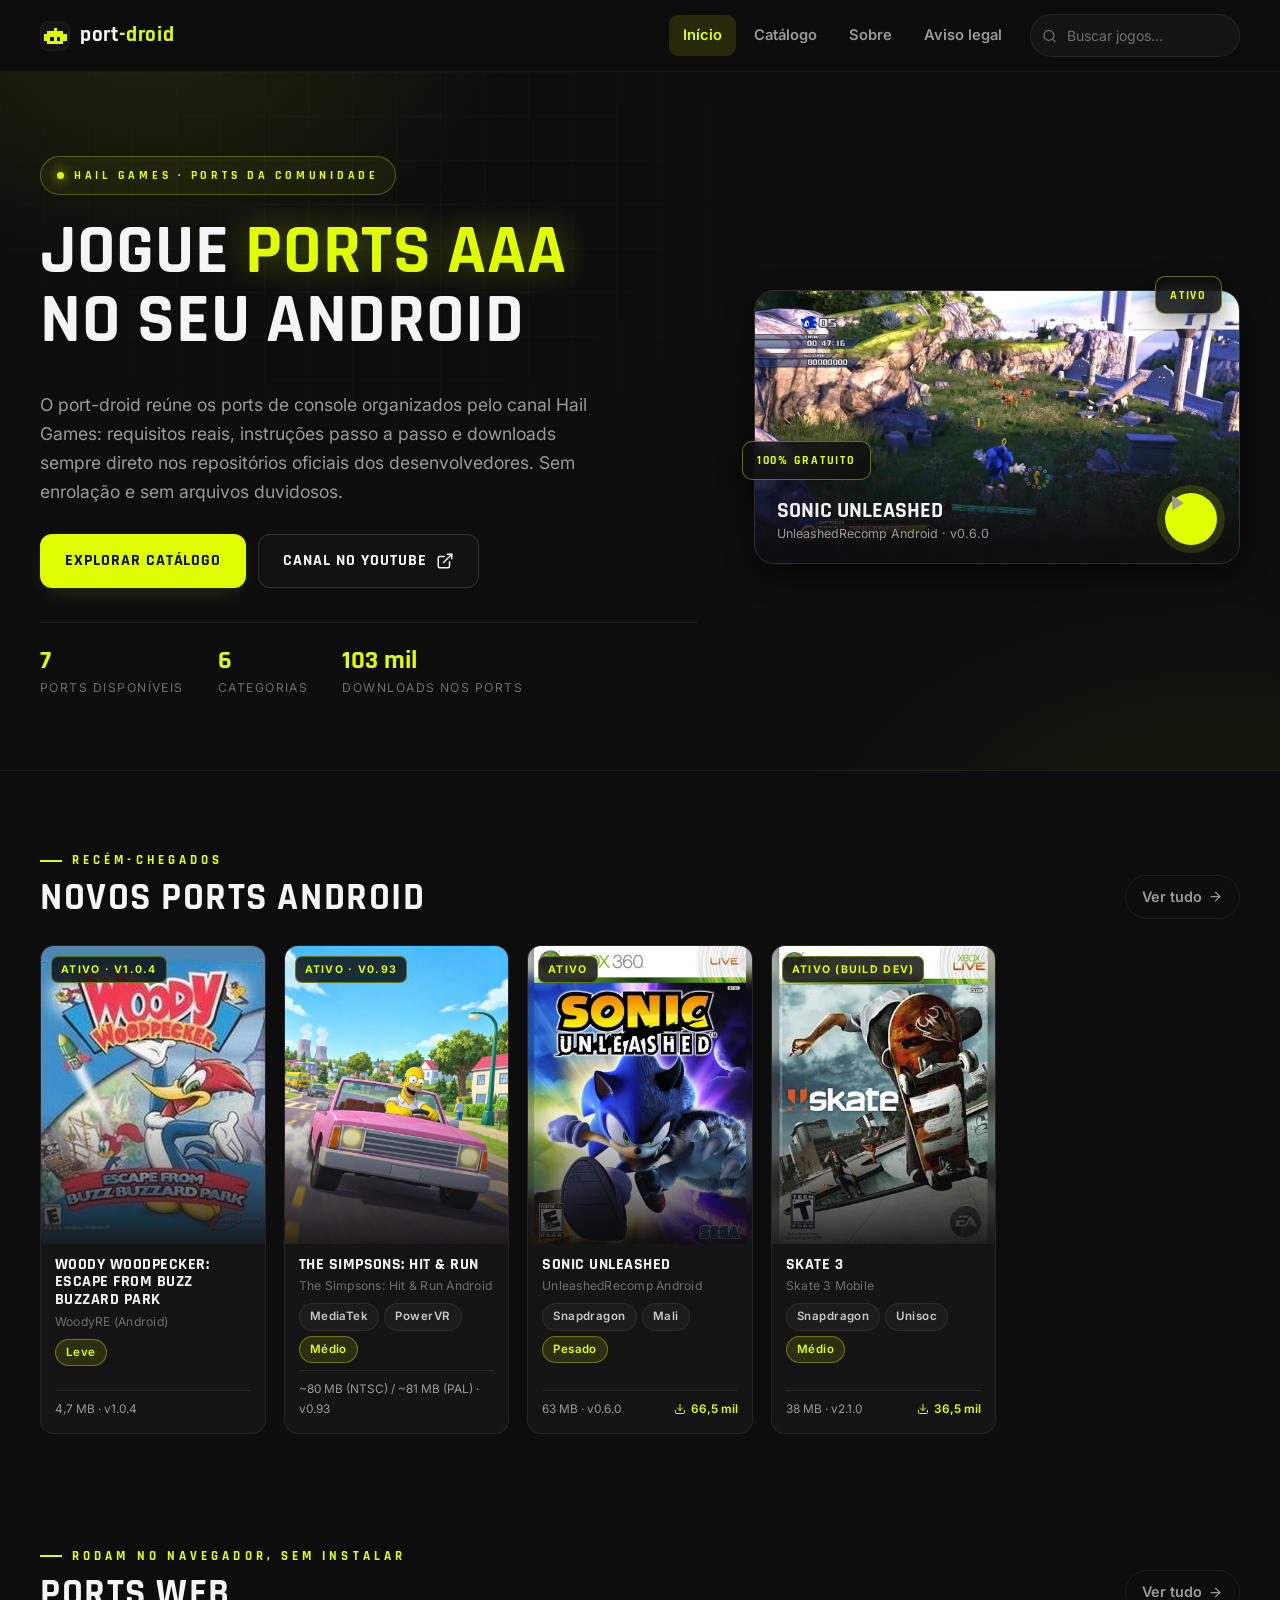
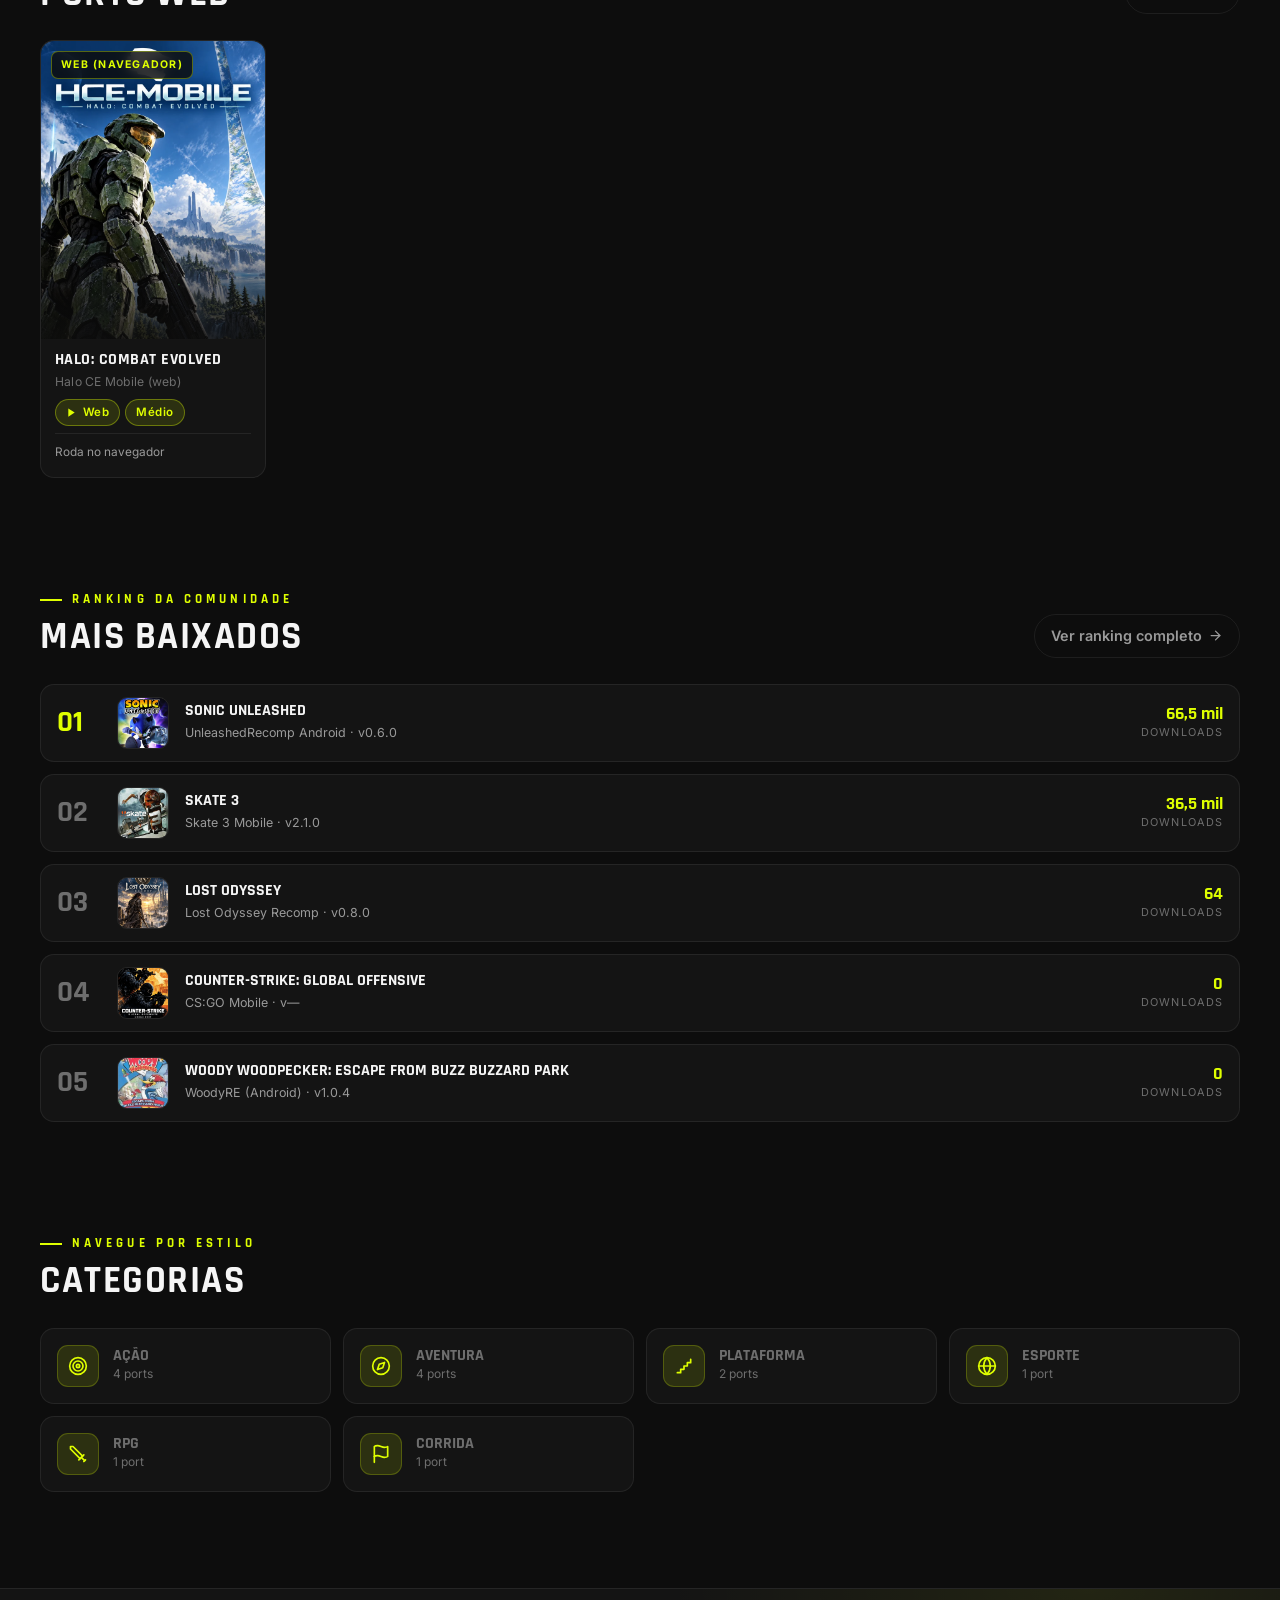
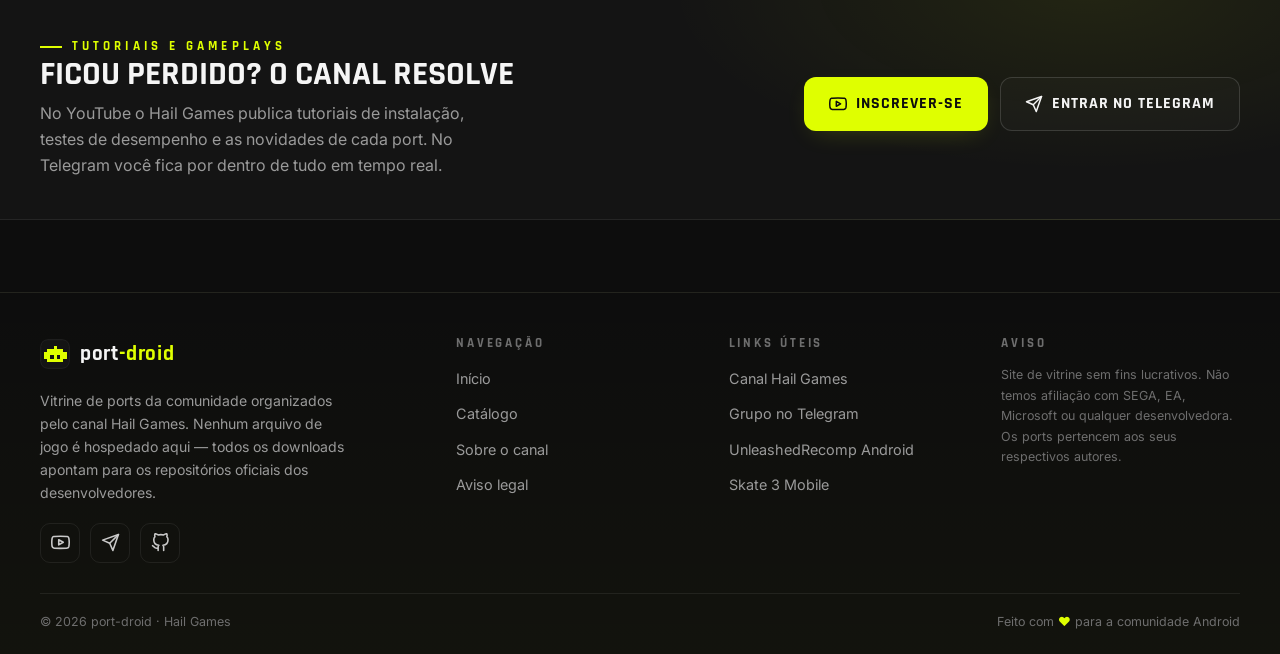
<file: index.html>
<!DOCTYPE html>
<html lang="pt-BR">
<head>
  <meta charset="UTF-8">
  <meta name="viewport" content="width=device-width, initial-scale=1, viewport-fit=cover">
  <meta name="theme-color" content="#0D0D0D">
  <meta name="mobile-web-app-capable" content="yes">
  <meta name="apple-mobile-web-app-capable" content="yes">
  <meta name="apple-mobile-web-app-status-bar-style" content="black-translucent">
  <meta name="apple-mobile-web-app-title" content="port-droid">
  <title>port-droid — Ports de jogos para Android | Hail Games</title>
  <meta name="description" content="Loja de ports de jogos para Android do canal Hail Games: catálogo organizado, requisitos reais, tutoriais e downloads sempre nos repositórios oficiais dos desenvolvedores.">
  <link rel="canonical" href="https://deivid22srk.github.io/port-droid/">

  <!-- Open Graph -->
  <meta property="og:type" content="website">
  <meta property="og:site_name" content="port-droid">
  <meta property="og:locale" content="pt_BR">
  <meta property="og:title" content="port-droid — Ports de jogos para Android">
  <meta property="og:description" content="Catálogo de ports da comunidade organizado pelo canal Hail Games. Requisitos claros, downloads oficiais e tutoriais no YouTube.">
  <meta property="og:url" content="https://deivid22srk.github.io/port-droid/">
  <meta property="og:image" content="https://deivid22srk.github.io/port-droid/assets/img/og-image.png">
  <meta name="twitter:card" content="summary_large_image">
  <meta name="twitter:title" content="port-droid — Ports de jogos para Android">
  <meta name="twitter:description" content="Catálogo de ports da comunidade organizado pelo canal Hail Games.">
  <meta name="twitter:image" content="https://deivid22srk.github.io/port-droid/assets/img/og-image.png">

  <!-- Favicon + PWA -->
  <link rel="icon" type="image/svg+xml" href="./assets/img/favicon.svg">
  <link rel="icon" type="image/png" sizes="32x32" href="./assets/img/favicon-32.png">
  <link rel="apple-touch-icon" href="./assets/img/apple-touch-icon.png">
  <link rel="manifest" href="./manifest.json">

  <!-- Fontes -->
  <link rel="preconnect" href="https://fonts.googleapis.com">
  <link rel="preconnect" href="https://fonts.gstatic.com" crossorigin>
  <link href="https://fonts.googleapis.com/css2?family=Inter:wght@400;500;600;700&family=Rajdhani:wght@600;700&display=swap" rel="stylesheet">

  <link rel="stylesheet" href="./assets/css/style.css">
  <link rel="stylesheet" href="./assets/css/pages.css">

  <!-- SEO estruturado -->
  <script type="application/ld+json">
  {
    "@context": "https://schema.org",
    "@type": "WebSite",
    "name": "port-droid",
    "alternateName": "port-droid — Hail Games",
    "url": "https://deivid22srk.github.io/port-droid/",
    "inLanguage": "pt-BR",
    "description": "Loja de ports de jogos para Android — Hail Games",
    "publisher": {
      "@type": "Organization",
      "name": "Hail Games",
      "url": "https://www.youtube.com/@Hail-Games1"
    }
  }
  </script>
</head>
<body data-page="home">
  <a class="skip-link" href="#conteudo">Pular para o conteúdo</a>

  <header class="site-header" id="siteHeader"></header>

  <main id="conteudo">
    <!-- ============================== HERO ============================== -->
    <section class="hero" aria-label="Apresentação">
      <div class="container">
        <div>
          <span class="hero-kicker"><span class="dot" aria-hidden="true"></span> Hail Games · Ports da comunidade</span>
          <h1>Jogue <span class="accent">ports AAA</span> no seu Android</h1>
          <p>
            O port-droid reúne os ports de console organizados pelo canal Hail Games:
            requisitos reais, instruções passo a passo e downloads sempre direto nos
            repositórios oficiais dos desenvolvedores. Sem enrolação e sem arquivos duvidosos.
          </p>
          <div class="hero-actions">
            <a class="btn btn-primary" href="./catalog.html">
              Explorar catálogo
            </a>
            <a class="btn btn-ghost" href="https://www.youtube.com/@Hail-Games1" target="_blank" rel="noopener noreferrer">
              Canal no YouTube
              <span data-ico="external"></span>
            </a>
          </div>
          <div class="hero-stats">
            <div class="stat">
              <div class="num" id="statPorts">—</div>
              <div class="lbl">Ports disponíveis</div>
            </div>
            <div class="stat">
              <div class="num" id="statCats">—</div>
              <div class="lbl">Categorias</div>
            </div>
            <div class="stat">
              <div class="num" id="statDl">—</div>
              <div class="lbl">Downloads nos ports</div>
            </div>
          </div>
        </div>

        <div class="hero-art" aria-label="Port em destaque">
          <span class="float-tag t1" id="featuredBadge">Em destaque</span>
          <span class="float-tag t2">100% gratuito</span>
          <a class="featured-card" id="featuredLink" href="./catalog.html">
            <img id="featuredImg" src="./assets/img/games/sonic-unleashed/banner.svg" alt="Banner do port em destaque" width="1280" height="720" fetchpriority="high">
            <div class="featured-info">
              <div>
                <h3 id="featuredTitle">—</h3>
                <span id="featuredSub">—</span>
              </div>
              <span class="play-chip" aria-hidden="true">
                <svg viewBox="0 0 24 24" fill="currentColor" aria-hidden="true"><polygon points="5 3 19 12 5 21 5 3"/></svg>
              </span>
            </div>
          </a>
        </div>
      </div>
    </section>

    <!-- ====================== NOVOS PORTS (ANDROID) ===================== -->
    <section class="section" aria-labelledby="tNovos">
      <div class="container">
        <div class="section-head">
          <div>
            <span class="kicker">Recém-chegados</span>
            <h2 id="tNovos">Novos ports Android</h2>
          </div>
          <a class="section-link" href="./catalog.html?type=android">
            Ver tudo
            <span data-ico="arrow"></span>
          </a>
        </div>
        <div class="grid-cards" id="novosGrid"></div>
      </div>
    </section>

    <!-- ============================ PORTS WEB =========================== -->
    <section class="section" id="webSection" aria-labelledby="tWeb" hidden>
      <div class="container">
        <div class="section-head">
          <div>
            <span class="kicker">Rodam no navegador, sem instalar</span>
            <h2 id="tWeb">Ports Web</h2>
          </div>
          <a class="section-link" href="./catalog.html?type=web">
            Ver tudo
            <span data-ico="arrow"></span>
          </a>
        </div>
        <div class="grid-cards" id="webGrid"></div>
      </div>
    </section>

    <!-- ========================== MAIS BAIXADOS ========================= -->
    <section class="section" aria-labelledby="tTop">
      <div class="container">
        <div class="section-head">
          <div>
            <span class="kicker">Ranking da comunidade</span>
            <h2 id="tTop">Mais baixados</h2>
          </div>
          <a class="section-link" href="./catalog.html?sort=populares">
            Ver ranking completo
            <span data-ico="arrow"></span>
          </a>
        </div>
        <ol class="rank-list" id="topList"></ol>
      </div>
    </section>

    <!-- ============================= CATEGORIAS ========================= -->
    <section class="section" aria-labelledby="tCats">
      <div class="container">
        <div class="section-head">
          <div>
            <span class="kicker">Navegue por estilo</span>
            <h2 id="tCats">Categorias</h2>
          </div>
        </div>
        <div class="cat-grid" id="catGrid"></div>
      </div>
    </section>

    <!-- ============================== CTA CANAL ========================= -->
    <section class="cta-band" aria-label="Canal e comunidade">
      <div class="container cta-inner">
        <div>
          <span class="kicker">Tutoriais e gameplays</span>
          <h2>Ficou perdido? O canal resolve</h2>
          <p>
            No YouTube o Hail Games publica tutoriais de instalação, testes de desempenho
            e as novidades de cada port. No Telegram você fica por dentro de tudo em tempo real.
          </p>
        </div>
        <div class="cta-actions">
          <a class="btn btn-primary" href="https://www.youtube.com/@Hail-Games1" target="_blank" rel="noopener noreferrer">
            <span data-ico="youtube"></span>
            Inscrever-se
          </a>
          <a class="btn btn-ghost" href="https://t.me/hailgames2" target="_blank" rel="noopener noreferrer">
            <span data-ico="telegram"></span>
            Entrar no Telegram
          </a>
        </div>
      </div>
    </section>
  </main>

  <footer class="site-footer" id="siteFooter"></footer>

  <!-- Ícones usados pelos templates estáticos desta página -->
  <script src="./assets/js/main.js" defer></script>
  <script src="./assets/js/home.js" defer></script>
</body>
</html>
</file>
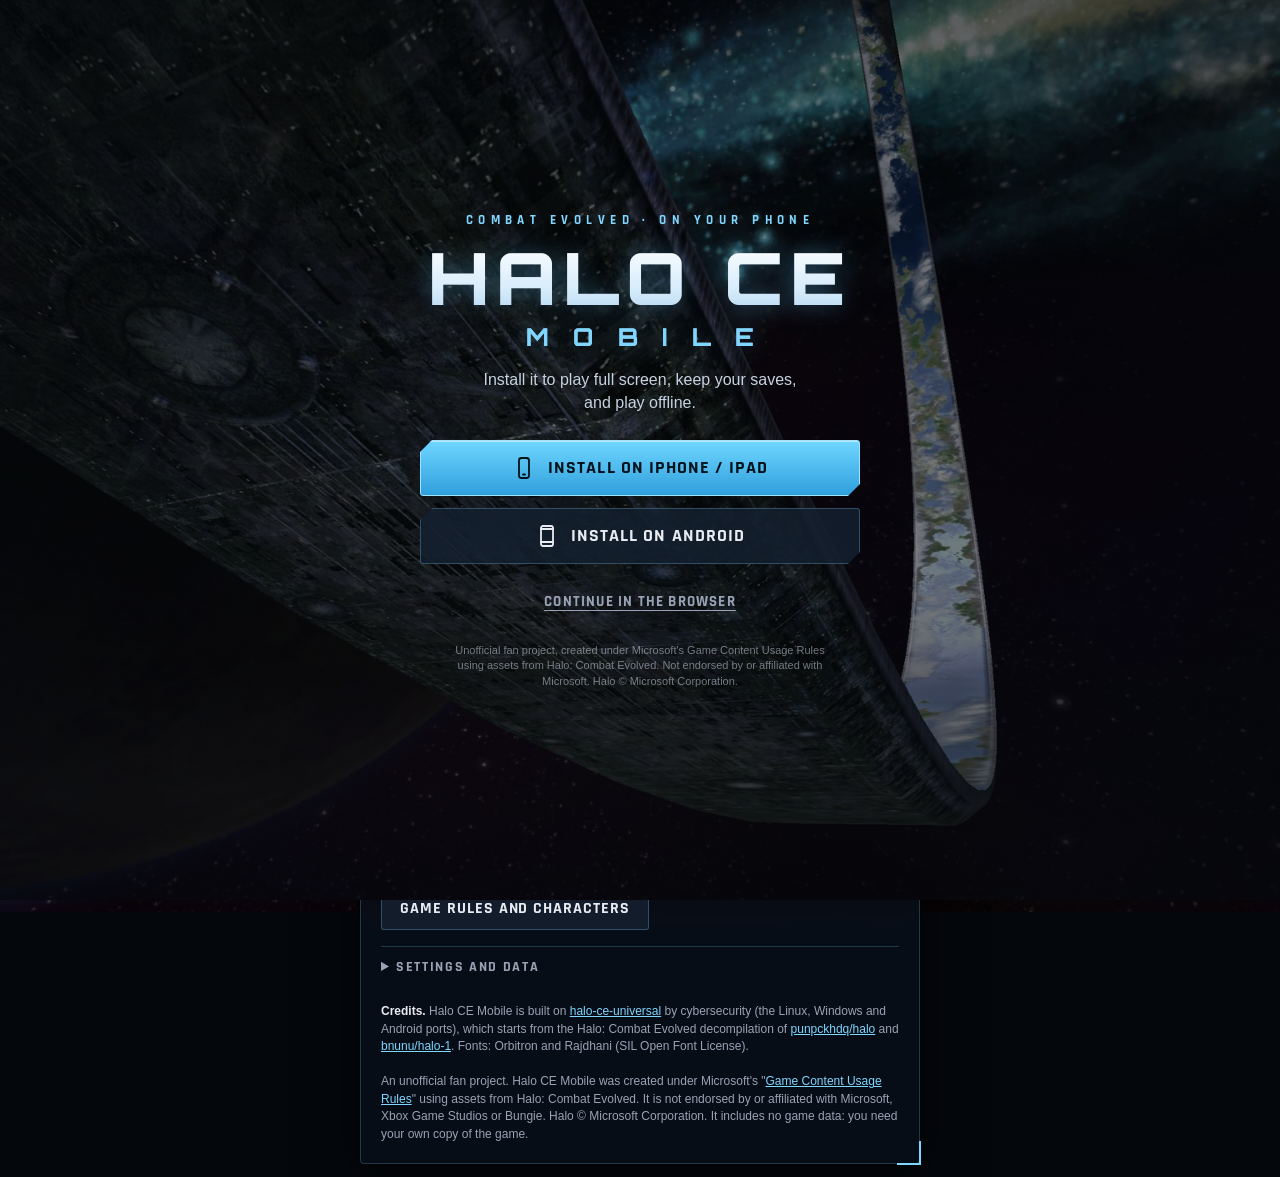
<file: play/halo-ce/index.html>
<!doctype html>
<html lang="en">
<head>
<meta charset="utf-8">
<meta name="viewport" content="width=device-width, initial-scale=1, maximum-scale=1, user-scalable=no, viewport-fit=cover">
<meta name="apple-mobile-web-app-capable" content="yes">
<meta name="mobile-web-app-capable" content="yes">
<meta name="apple-mobile-web-app-status-bar-style" content="black-translucent">
<meta name="apple-mobile-web-app-title" content="Halo CE">
<meta name="theme-color" content="#0b0d12">
<title>Halo CE Mobile</title>
<link rel="manifest" href="manifest.webmanifest">
<link rel="apple-touch-icon" href="icons/icon-180.png">
<link rel="icon" type="image/png" sizes="192x192" href="icons/icon-192.png">
<link rel="stylesheet" href="style.css">
</head>
<body>
<div id="backdrop" class="backdrop" aria-hidden="true"></div>
<canvas id="screen" aria-label="Game"></canvas>

<section id="welcome" class="welcome" hidden aria-labelledby="welcome-title">
  <div class="welcome-inner">
    <p class="kicker">Combat Evolved · on your phone</p>
    <h1 id="welcome-title" class="title">Halo CE <span>Mobile</span></h1>
    <p class="tagline">Install it to play full screen, keep your saves, and play offline.</p>
    <div class="install-buttons">
      <button type="button" class="button hero" id="install-ios">
        <svg viewBox="0 0 24 24" aria-hidden="true"><rect x="7" y="2" width="10" height="20" rx="2.5"/><path d="M11 18.5h2"/></svg>
        Install on iPhone / iPad</button>
      <button type="button" class="button hero" id="install-droid">
        <svg viewBox="0 0 24 24" aria-hidden="true"><rect x="6" y="2" width="12" height="20" rx="2"/><path d="M6 5h12M6 18h12"/></svg>
        Install on Android</button>
    </div>
    <button type="button" class="link-button" id="welcome-skip">Continue in the browser</button>
    <p class="welcome-legal">Unofficial fan project, created under Microsoft's Game Content Usage Rules using assets
      from Halo: Combat Evolved. Not endorsed by or affiliated with Microsoft. Halo © Microsoft Corporation.</p>
  </div>

  <div id="sheet-ios" class="sheet" hidden role="dialog" aria-labelledby="sheet-ios-title">
    <h2 id="sheet-ios-title">Add it to your Home Screen</h2>
    <ol class="steps">
      <li><span class="step-icon"><svg viewBox="0 0 24 24" aria-hidden="true"><path d="M12 3v12M7.5 7.5 12 3l4.5 4.5"/><path d="M8 10H6v11h12V10h-2"/></svg></span>
        <span>Tap <strong>Share</strong> in Safari's toolbar (at the bottom, or at the top on iPad).</span></li>
      <li><span class="step-icon"><svg viewBox="0 0 24 24" aria-hidden="true"><rect x="4" y="4" width="16" height="16" rx="3"/><path d="M12 8v8M8 12h8"/></svg></span>
        <span>Scroll down and tap <strong>Add to Home Screen</strong>, then <strong>Add</strong>.</span></li>
      <li><span class="step-icon"><svg viewBox="0 0 24 24" aria-hidden="true"><circle cx="12" cy="12" r="8"/><path d="M8 12l3 3 5-6"/></svg></span>
        <span>Open <strong>Halo CE</strong> from your Home Screen. It runs full screen and keeps its data.</span></li>
    </ol>
    <p class="small">In Chrome or Edge on iPhone, Share is at the top right. Safari cannot add a site to the Home Screen by itself, so these steps are needed once.</p>
    <button type="button" class="button primary" data-close>Got it</button>
  </div>

  <div id="sheet-droid" class="sheet" hidden role="dialog" aria-labelledby="sheet-droid-title">
    <h2 id="sheet-droid-title">Install the app</h2>
    <ol class="steps">
      <li><span class="step-icon"><svg viewBox="0 0 24 24" aria-hidden="true"><circle cx="12" cy="5" r="1.6"/><circle cx="12" cy="12" r="1.6"/><circle cx="12" cy="19" r="1.6"/></svg></span>
        <span>In Chrome, tap the <strong>⋮</strong> menu at the top right.</span></li>
      <li><span class="step-icon"><svg viewBox="0 0 24 24" aria-hidden="true"><path d="M12 4v11M7.5 10.5 12 15l4.5-4.5"/><path d="M5 20h14"/></svg></span>
        <span>Tap <strong>Install app</strong> (or <strong>Add to Home screen</strong>), then <strong>Install</strong>.</span></li>
      <li><span class="step-icon"><svg viewBox="0 0 24 24" aria-hidden="true"><circle cx="12" cy="12" r="8"/><path d="M8 12l3 3 5-6"/></svg></span>
        <span>Open <strong>Halo CE</strong> from your home screen or app drawer.</span></li>
    </ol>
    <p class="small">Samsung Internet: tap ☰, then <strong>Add page to</strong>, then <strong>Home screen</strong>.</p>
    <button type="button" class="button primary" data-close>Got it</button>
  </div>
</section>
<div id="touch" class="touch-layer" hidden></div>
<div id="fps" class="fps" hidden></div>

<main id="launcher">
  <section class="panel">
    <header>
      <h1 class="title">Halo CE <span>Mobile</span></h1>
      <p class="subtitle">The Halo: Combat Evolved decompilation, running in your browser.</p>
    </header>

    <div id="checks" class="checks" aria-live="polite"></div>
    <p id="controller-status" class="hint controller-status"></p>

    <div id="install-hint" class="hint" hidden>
      <strong>Install it</strong> for full screen play that keeps its data.
      <button type="button" class="button small-button" id="install-hint-how">How</button>
    </div>
    <div id="install-android" class="hint" hidden>
      <strong>Install it</strong> for full screen play that keeps its data.
      <button type="button" class="button small-button" id="install-button" hidden>Install app</button>
      <span id="install-android-menu"><button type="button" class="button small-button" id="install-android-how">How</button></span>
    </div>

    <div id="step-data" class="step">
      <h2>Game data</h2>
      <p id="data-intro">The game needs the <code>maps</code> folder of your own Xbox disc image of Halo: Combat Evolved
        (<code>.iso</code> or <code>.xiso</code>, any version). It is copied into this app's private storage
        (up to 1.8 GB); the disc image itself can be deleted afterwards. Nothing is uploaded anywhere.</p>
      <div id="games" class="games" role="radiogroup" aria-label="Copies of the game"></div>
      <label class="button primary" id="add-label" for="iso-file">Choose disc image…</label>
      <input id="iso-file" type="file" accept=".iso,.xiso,application/octet-stream,application/x-iso9660-image" hidden>
      <p class="small">Add as many disc images as you like (a multiplayer disc, a full game, a modded one) and pick
        the one to play. Each keeps its own saved games.</p>
      <div id="progress" class="progress" hidden>
        <div class="bar"><div id="progress-fill"></div></div>
        <p id="progress-text"></p>
      </div>
    </div>

    <div id="step-play" class="step" hidden>
      <button id="play" class="button primary" type="button">Play</button>
      <p class="small" id="data-summary"></p>
    </div>

    <section class="online" aria-labelledby="online-title">
      <h2 id="online-title">Play online</h2>
      <p class="small">Everyone in a room is on one system link network: host a game from Multiplayer &gt;
        System Link, and the others see it there. Your address: <code id="online-address"></code></p>
      <label class="row">Your name <input id="online-name" type="text" maxlength="24" placeholder="Player" autocomplete="nickname"></label>
      <div id="online-quick" class="row">
        <button type="button" class="button primary" id="quick-match">Quick Match</button>
        <span class="small">Joins an open game with your maps, or opens one.</span>
      </div>
      <div id="online-join" class="row">
        <button type="button" class="button" id="online-create">New room</button>
        <input id="online-input" type="text" inputmode="latin" autocapitalize="characters" placeholder="Room code" maxlength="16">
        <button type="button" class="button" id="online-enter">Join</button>
      </div>
      <div id="online-room" hidden>
        <p class="room-line">Room <strong id="online-code"></strong>
          <button type="button" class="button small-button" id="online-share">Share link</button>
          <button type="button" class="button small-button" id="online-leave">Leave</button>
          <button type="button" class="button small-button" id="online-chat">Chat</button></p>
        <p class="small" id="online-status"></p>
        <p class="small" id="online-names"></p>
        <p class="hint" id="online-role" hidden></p>
        <label class="row"><input type="checkbox" id="online-public"> List this room in Open games</label>
        <label class="row" id="online-note-row" hidden>Note
          <input id="online-note" type="text" maxlength="48" placeholder="Slayer on Blood Gulch, all welcome"></label>
        <div class="coop" id="coop-section">
          <h3>Co-op</h3>
          <label class="row"><input type="checkbox" id="coop-host"> Host co-op: a friend in this room plays as player 2
            from their own device</label>
          <p class="small" id="coop-status"></p>
          <div id="coop-hosts" class="coop-hosts"></div>
          <p class="small">The host plays the game and streams player 2's view to the friend, who needs no game
            data. In Halo the host picks Multiplayer &gt; Cooperative Play for the campaign (the full game), or Split
            Screen; the friend presses Jump (A) to join as player 2.</p>
        </div>
      </div>
      <div class="lobby">
        <h3>Open games <span id="lobby-count" class="small"></span></h3>
        <div id="lobby-list" class="lobby-list"></div>
        <p class="small" id="lobby-empty">No open games right now. Quick Match opens one others can join.</p>
      </div>
    </section>

    <section class="custom-games" aria-labelledby="custom-title">
      <h2 id="custom-title">Custom content</h2>
      <p class="small" id="custom-summary">Off: the game as it shipped.</p>
      <button type="button" class="button" id="custom-open">Game rules and characters</button>
    </section>

    <details class="settings">
      <summary>Settings and data</summary>
      <label class="row"><input type="checkbox" id="opt-touch"> Touch controls</label>
      <label class="row">Touch layout
        <select id="opt-layout">
          <option value="modern">Modern (like mobile shooters)</option>
          <option value="xbox">Original Xbox controller</option>
        </select>
        <button type="button" class="button small-button" id="edit-layout">Edit layout</button></label>
      <label class="row">Aim sensitivity <input type="range" id="opt-look" min="0.4" max="3" step="0.1"></label>
      <label class="row"><input type="checkbox" id="opt-silent" checked> Sound when the phone is on silent (pauses music from other apps)</label>
      <label class="row"><input type="checkbox" id="opt-vsync" checked> Wait for the display (smoother, saves battery)</label>
      <label class="row"><input type="checkbox" id="opt-fps"> Show the frame rate</label>
      <label class="row">Resolution
        <select id="opt-resolution">
          <option value="auto">Automatic (phones 480, computers up to 1080)</option>
          <option value="480">480 lines (the Xbox's; fastest)</option>
          <option value="720">720 lines</option>
          <option value="1080">1080 lines</option>
          <option value="1440">1440 lines</option>
          <option value="native">The screen's own</option>
        </select></label>
      <label class="row"><input type="checkbox" id="opt-sharp-textures"> Sharper textures at an angle (from the next start)</label>
      <label class="row"><input type="checkbox" id="opt-small-textures"> Smaller textures (for phones where a level goes black
        or the game stops: less graphics memory, a little blurrier)</label>
      <label class="row"><input type="checkbox" id="opt-gldebug"> Log graphics errors (for bug reports; slower)</label>
      <p class="small">Online play: a TURN relay, for networks that WebRTC cannot cross directly (some mobile networks).</p>
      <label class="row">TURN server <input type="text" id="opt-turn-url" placeholder="turn:host:3478"></label>
      <label class="row">TURN user <input type="text" id="opt-turn-user" autocomplete="off"></label>
      <label class="row">TURN password <input type="password" id="opt-turn-password" autocomplete="off"></label>
      <div class="row buttons">
        <button type="button" class="button" id="export-saves">Export saved games</button>
        <label class="button" for="import-saves-file">Restore saved games…</label>
        <input id="import-saves-file" type="file" accept=".zip,application/zip" hidden>
        <button type="button" class="button" id="show-log">Show log</button>
        <button type="button" class="button danger" id="delete-data">Delete all game data</button>
      </div>
      <p class="small" id="storage-summary"></p>
      <p class="small" id="version"></p>
    </details>

    <p class="legal credits"><strong>Credits.</strong> Halo CE Mobile is built on
      <a href="https://github.com/cybersecurity/halo-ce-universal" target="_blank" rel="noopener">halo-ce-universal</a>
      by cybersecurity (the Linux, Windows and Android ports), which starts from the Halo: Combat Evolved decompilation of
      <a href="https://github.com/punpckhdq/halo" target="_blank" rel="noopener">punpckhdq/halo</a> and
      <a href="https://github.com/bnunu/halo-1" target="_blank" rel="noopener">bnunu/halo-1</a>.
      Fonts: Orbitron and Rajdhani (SIL Open Font License).</p>
    <p class="legal">An unofficial fan project. Halo CE Mobile was created under Microsoft's
      "<a href="https://www.xbox.com/en-US/developers/rules" target="_blank" rel="noopener">Game Content Usage Rules</a>"
      using assets from Halo: Combat Evolved. It is not endorsed by or affiliated with Microsoft, Xbox Game Studios or
      Bungie. Halo © Microsoft Corporation. It includes no game data: you need your own copy of the game.</p>
  </section>
</main>

<button type="button" id="menu-button" class="menu-button" aria-label="Menu" hidden>
  <svg viewBox="0 0 24 24" fill="none" stroke="currentColor" stroke-width="2" stroke-linecap="round" aria-hidden="true"><path d="M4 7h16M4 12h16M4 17h16"/></svg>
  <span id="chat-unread" class="unread" hidden></span>
</button>
<button type="button" id="chat-button" class="menu-button chat-button" aria-label="Chat" hidden>
  <svg viewBox="0 0 24 24" fill="none" stroke="currentColor" stroke-width="2" stroke-linecap="round" stroke-linejoin="round" aria-hidden="true"><path d="M4 5h16v11H9l-5 4z"/></svg>
  <span id="chat-button-unread" class="unread" hidden></span>
</button>
<div id="chat-feed" class="chat-feed" aria-live="polite"></div>
<div id="chat" class="chat" hidden role="dialog" aria-label="Chat">
  <div class="chat-head">
    <strong>Chat</strong> <span id="chat-room" class="small"></span>
    <button type="button" class="button small-button" id="chat-close">Close</button>
  </div>
  <div id="chat-log" class="chat-log"></div>
  <div class="chat-quick" id="chat-quick"></div>
  <form id="chat-form" class="chat-form" autocomplete="off">
    <input id="chat-input" type="text" maxlength="200" placeholder="Message the room" enterkeyhint="send">
    <button type="submit" class="button primary small-button">Send</button>
  </form>
</div>
<div id="custom" class="chat custom" hidden role="dialog" aria-label="Custom content">
  <div class="chat-head">
    <strong>Custom content</strong>
    <button type="button" class="button small-button" id="custom-close">Done</button>
  </div>
  <div class="custom-body">
    <p class="hint" id="custom-host" hidden></p>
    <h3>Game rules</h3>
    <p class="small">Campaign and multiplayer. They change as soon as you tap them. Online, everyone in the room
      plays by the host's rules.</p>
    <div class="custom-rules">
      <label class="row"><input type="checkbox" data-rule="1"> Infinite ammo</label>
      <label class="row"><input type="checkbox" data-rule="2"> Low gravity</label>
      <label class="row"><input type="checkbox" data-rule="4"> Speed boost</label>
      <label class="row"><input type="checkbox" data-rule="8"> Super jump</label>
      <label class="row"><input type="checkbox" data-rule="16"> Big heads</label>
      <label class="row"><input type="checkbox" data-rule="32"> One-shot kills</label>
      <label class="row"><input type="checkbox" data-rule="64"> Invincible (campaign)</label>
      <label class="row"><input type="checkbox" data-rule="256"> Chief only (MP)</label>
    </div>
    <h3>Play as</h3>
    <p class="small">In the campaign, any character the level has. In multiplayer, an Elite, a Grunt, a Hunter or a
      Marine, from your next spawn: everyone in the game needs a full copy of the game (it brings them in from The
      Silent Cartographer). On a campaign level played as a multiplayer map, the characters are the level's own.</p>
    <label class="row">Character
      <select id="custom-character">
        <option value="0">Master Chief (as the level has it)</option>
        <option value="2">Marine</option>
        <option value="3">Grunt</option>
        <option value="4">Jackal</option>
        <option value="5">Elite</option>
        <option value="6">Hunter</option>
        <option value="7">Flood combat form</option>
        <option value="8">Flood Elite</option>
        <option value="9">Infection form</option>
        <option value="10">Sentinel</option>
        <option value="11">343 Guilty Spark</option>
        <option value="12">Captain Keyes</option>
      </select></label>
    <p class="small" id="custom-character-status"></p>
    <p class="small">In the campaign you become that character where you stand, with its own weapon; the camera follows from
      behind. A level only has the characters it uses (no Flood before 343 Guilty Spark, for example); where the
      character is missing you stay the Master Chief. Covenant and Flood have no HUD. Experimental: some
      cutscenes may look odd.</p>
    <h3>Camera</h3>
    <label class="row"><input type="checkbox" data-rule="128"> Third-person camera (just for you)</label>
  </div>
</div>
<div id="coop-view" class="coop-view" hidden>
  <video id="coop-video" playsinline autoplay></video>
  <div class="coop-bar">
    <span id="coop-friend-status">Connecting…</span>
    <select id="coop-part" aria-label="What to show">
      <option value="auto">My view</option>
      <option value="whole">The host's screen</option>
    </select>
    <button type="button" class="button small-button" id="coop-leave">Leave</button>
  </div>
</div>
<div id="game-menu" class="overlay game-menu" hidden>
  <div class="panel">
    <h2>Menu</h2>
    <label class="row">Aim sensitivity <input type="range" id="menu-look" min="0.4" max="3" step="0.1"></label>
    <label class="row" id="menu-layout-row">Touch layout
      <select id="menu-layout">
        <option value="modern">Modern (like mobile shooters)</option>
        <option value="xbox">Original Xbox controller</option>
      </select>
      <button type="button" class="button small-button" id="menu-edit-layout">Edit layout</button></label>
    <div class="row buttons"><button type="button" class="button" id="menu-chat">Chat</button>
      <button type="button" class="button" id="menu-custom">Custom content</button></div>
    <label class="row" id="menu-coop-row" hidden><input type="checkbox" id="menu-coop"> Host co-op (a friend in the room plays
      as player 2)</label>
    <p class="small" id="menu-coop-status" hidden></p>
    <label class="row"><input type="checkbox" id="menu-silent"> Sound when the phone is on silent</label>
    <label class="row"><input type="checkbox" id="menu-fps"> Show the frame rate</label>
    <label class="row">Resolution
      <select id="menu-resolution">
          <option value="auto">Automatic (phones 480, computers up to 1080)</option>
          <option value="480">480 lines (the Xbox's; fastest)</option>
          <option value="720">720 lines</option>
          <option value="1080">1080 lines</option>
          <option value="1440">1440 lines</option>
          <option value="native">The screen's own</option>
      </select></label>
    <label class="row" id="menu-game-row">Game
      <select id="menu-game"></select>
      <button type="button" class="button small-button" id="menu-switch-game">Restart with it</button></label>
    <div class="row buttons">
      <button type="button" class="button" id="menu-copy-log">Copy log</button>
      <button type="button" class="button" id="menu-quit">Quit to the start page</button>
      <button type="button" class="button primary" id="menu-resume">Resume</button>
    </div>
  </div>
</div>
<div id="layout-editor" class="layout-editor" hidden></div>
<div id="rotate" class="overlay" hidden><p>Turn your device sideways to play.</p></div>
<div id="toast" class="toast" hidden></div>
<div id="update-gate" class="overlay update-gate" hidden role="dialog" aria-labelledby="update-gate-title">
  <div class="panel">
    <div class="update-icon" aria-hidden="true">&#x21bb;</div>
    <h2 id="update-gate-title">Update available</h2>
    <p>A new version of Halo CE Mobile is available. Please update to continue playing. Your Saves and Game Data will
      not be affected.</p>
    <button type="button" class="button primary update-go" id="update-gate-go">Update now</button>
    <p class="small" id="update-gate-status"></p>
    <button type="button" class="link-button" id="update-gate-skip" hidden>Continue without updating</button>
  </div>
</div>
<div id="update-banner" class="update-banner" hidden role="status">
  <span>Update ready <span class="small">(the game restarts)</span></span>
  <button type="button" class="button primary" id="update-banner-go">Update now</button>
  <button type="button" class="button" id="update-banner-later">Later</button>
</div>
<div id="fatal" class="overlay fatal" hidden>
  <div class="panel">
    <h2>The game stopped</h2>
    <pre id="fatal-text"></pre>
    <div class="row buttons">
      <button type="button" class="button primary" id="fatal-reload">Reload</button>
      <button type="button" class="button" id="fatal-log">Copy log</button>
    </div>
  </div>
</div>
<div id="log-view" class="overlay" hidden>
  <div class="panel wide">
    <pre id="log-text"></pre>
    <div class="row buttons">
      <button type="button" class="button" id="log-whole">Show the whole log</button>
      <button type="button" class="button" id="log-copy">Copy</button>
      <button type="button" class="button primary" id="log-close">Close</button>
    </div>
  </div>
</div>

<script src="input.js"></script>
<script src="net.js"></script>
<script src="coop.js"></script>
<script src="lobby.js"></script>
<script src="app.js"></script>
</body>
</html>
</file>
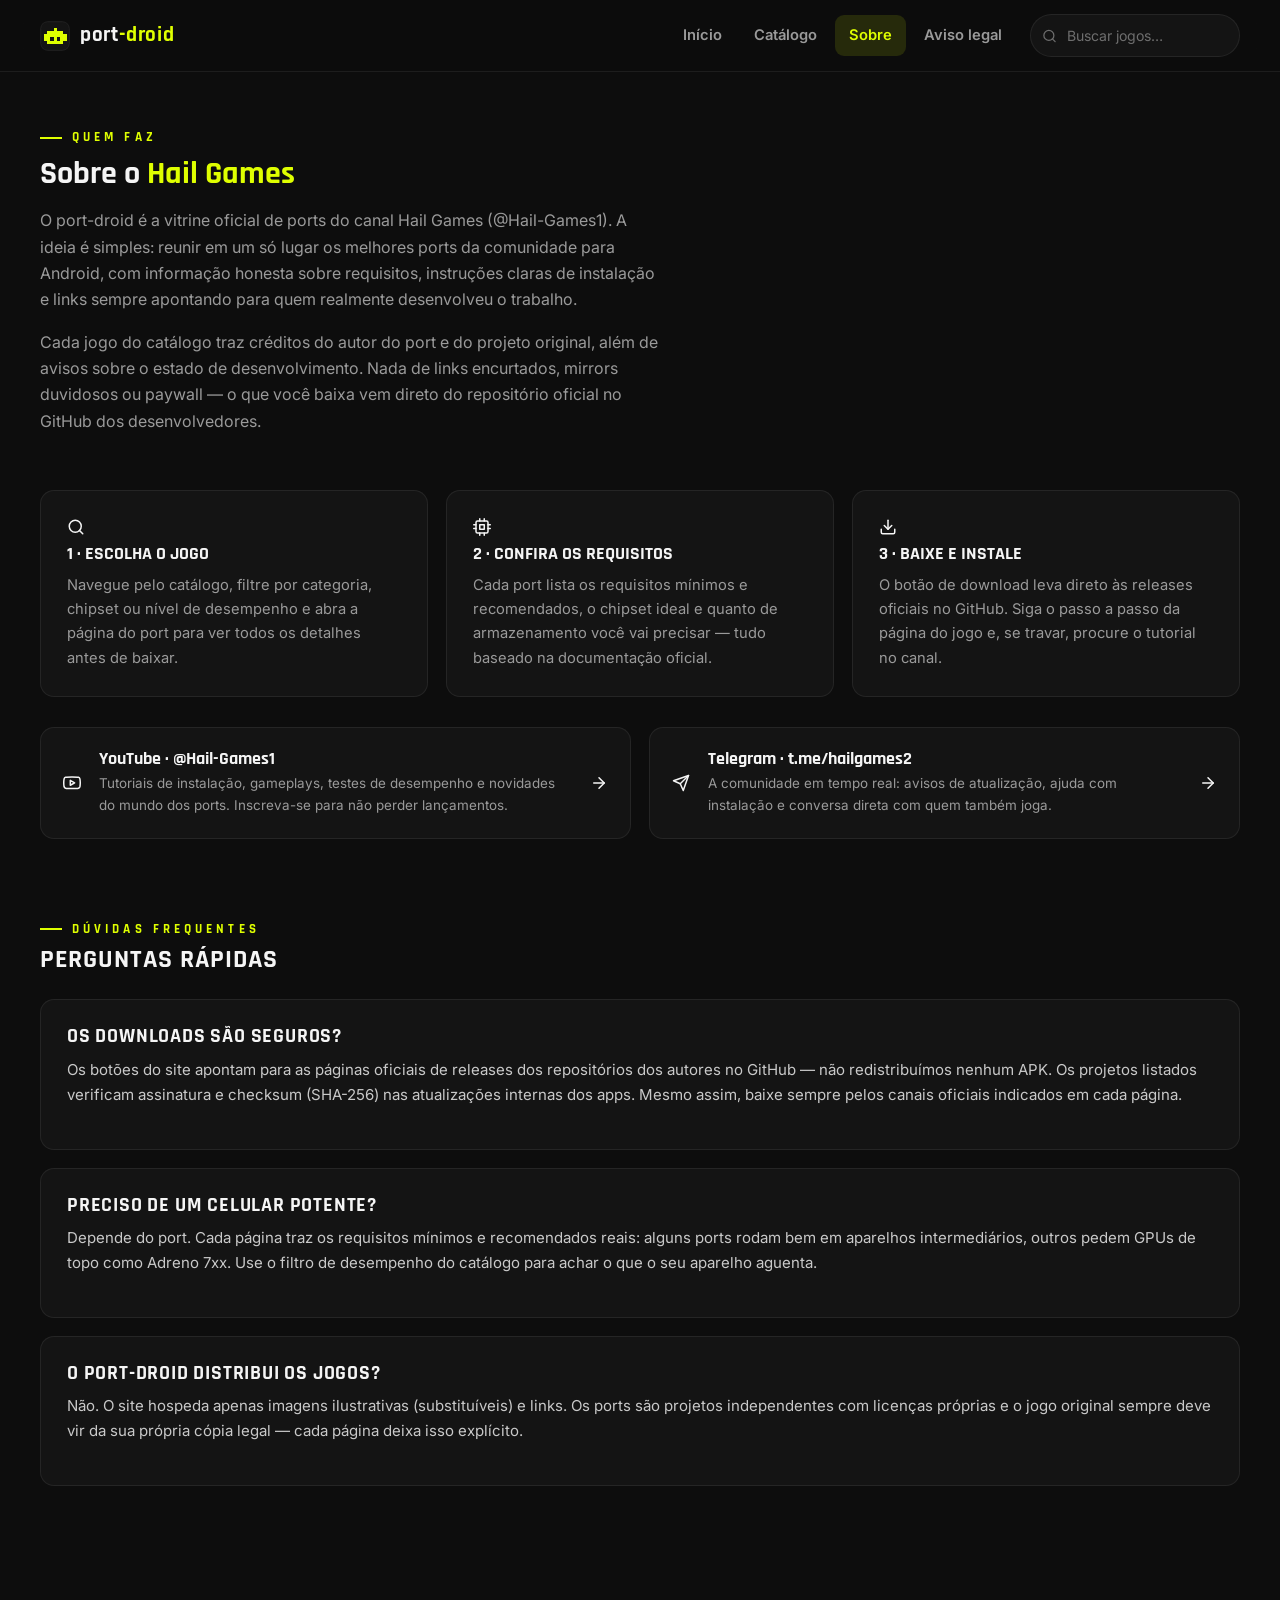
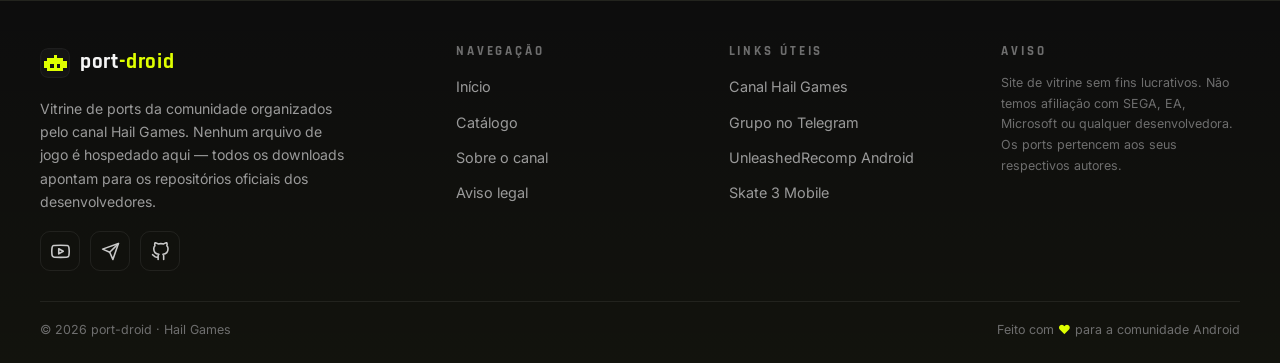
<file: about.html>
<!DOCTYPE html>
<html lang="pt-BR">
<head>
  <meta charset="UTF-8">
  <meta name="viewport" content="width=device-width, initial-scale=1, viewport-fit=cover">
  <meta name="theme-color" content="#0D0D0D">
  <meta name="mobile-web-app-capable" content="yes">
  <meta name="apple-mobile-web-app-capable" content="yes">
  <meta name="apple-mobile-web-app-status-bar-style" content="black-translucent">
  <meta name="apple-mobile-web-app-title" content="port-droid">
  <title>Sobre o canal — port-droid</title>
  <meta name="description" content="Conheça o Hail Games, o canal por trás do port-droid: tutoriais de ports para Android, testes de desempenho e comunidade no Telegram.">
  <link rel="canonical" href="https://deivid22srk.github.io/port-droid/about.html">

  <meta property="og:type" content="website">
  <meta property="og:site_name" content="port-droid">
  <meta property="og:locale" content="pt_BR">
  <meta property="og:title" content="Sobre o canal — port-droid">
  <meta property="og:description" content="Conheça o Hail Games e a comunidade por trás do port-droid.">
  <meta property="og:url" content="https://deivid22srk.github.io/port-droid/about.html">
  <meta property="og:image" content="https://deivid22srk.github.io/port-droid/assets/img/og-image.png">
  <meta name="twitter:card" content="summary_large_image">

  <link rel="icon" type="image/svg+xml" href="./assets/img/favicon.svg">
  <link rel="icon" type="image/png" sizes="32x32" href="./assets/img/favicon-32.png">
  <link rel="apple-touch-icon" href="./assets/img/apple-touch-icon.png">
  <link rel="manifest" href="./manifest.json">

  <link rel="preconnect" href="https://fonts.googleapis.com">
  <link rel="preconnect" href="https://fonts.gstatic.com" crossorigin>
  <link href="https://fonts.googleapis.com/css2?family=Inter:wght@400;500;600;700&family=Rajdhani:wght@600;700&display=swap" rel="stylesheet">

  <link rel="stylesheet" href="./assets/css/style.css">
  <link rel="stylesheet" href="./assets/css/pages.css">
</head>
<body data-page="about">
  <a class="skip-link" href="#conteudo">Pular para o conteúdo</a>

  <header class="site-header" id="siteHeader"></header>

  <main id="conteudo">
    <div class="container">
      <!-- Introdução -->
      <div class="about-hero">
        <span class="kicker">Quem faz</span>
        <h1 class="page-head" style="padding:0;margin-top:8px">Sobre o <span style="color:var(--accent)">Hail Games</span></h1>
        <p style="color:var(--text-muted);max-width:62ch;margin-top:10px">
          O port-droid é a vitrine oficial de ports do canal Hail Games (@Hail-Games1).
          A ideia é simples: reunir em um só lugar os melhores ports da comunidade para
          Android, com informação honesta sobre requisitos, instruções claras de instalação
          e links sempre apontando para quem realmente desenvolveu o trabalho.
        </p>
        <p style="color:var(--text-muted);max-width:62ch">
          Cada jogo do catálogo traz créditos do autor do port e do projeto original,
          além de avisos sobre o estado de desenvolvimento. Nada de links encurtados,
          mirrors duvidosos ou paywall — o que você baixa vem direto do repositório
          oficial no GitHub dos desenvolvedores.
        </p>
      </div>

      <!-- Como funciona -->
      <div class="about-grid">
        <div class="about-card">
          <span class="ico-box" data-ico="search"></span>
          <h3>1 · Escolha o jogo</h3>
          <p>
            Navegue pelo catálogo, filtre por categoria, chipset ou nível de desempenho
            e abra a página do port para ver todos os detalhes antes de baixar.
          </p>
        </div>
        <div class="about-card">
          <span class="ico-box" data-ico="cpu"></span>
          <h3>2 · Confira os requisitos</h3>
          <p>
            Cada port lista os requisitos mínimos e recomendados, o chipset ideal e
            quanto de armazenamento você vai precisar — tudo baseado na documentação oficial.
          </p>
        </div>
        <div class="about-card">
          <span class="ico-box" data-ico="download"></span>
          <h3>3 · Baixe e instale</h3>
          <p>
            O botão de download leva direto às releases oficiais no GitHub. Siga o
            passo a passo da página do jogo e, se travar, procure o tutorial no canal.
          </p>
        </div>
      </div>

      <!-- Canais -->
      <div class="channel-box">
        <a class="channel-card yt" href="https://www.youtube.com/@Hail-Games1" target="_blank" rel="noopener noreferrer">
          <span class="ico-box" data-ico="youtube"></span>
          <span class="txt">
            <h3>YouTube · @Hail-Games1</h3>
            <p>Tutoriais de instalação, gameplays, testes de desempenho e novidades do mundo dos ports. Inscreva-se para não perder lançamentos.</p>
          </span>
          <span data-ico="arrow" style="color:var(--text-dim)"></span>
        </a>
        <a class="channel-card tg" href="https://t.me/hailgames2" target="_blank" rel="noopener noreferrer">
          <span class="ico-box" data-ico="telegram"></span>
          <span class="txt">
            <h3>Telegram · t.me/hailgames2</h3>
            <p>A comunidade em tempo real: avisos de atualização, ajuda com instalação e conversa direta com quem também joga.</p>
          </span>
          <span data-ico="arrow" style="color:var(--text-dim)"></span>
        </a>
      </div>

      <!-- FAQ -->
      <section class="section" style="padding-inline:0" aria-labelledby="tFaq">
        <div class="section-head">
          <div>
            <span class="kicker">Dúvidas frequentes</span>
            <h2 id="tFaq" style="font-size:1.6rem">Perguntas rápidas</h2>
          </div>
        </div>
        <div class="legal-block">
          <h2>Os downloads são seguros?</h2>
          <p>
            Os botões do site apontam para as páginas oficiais de releases dos repositórios
            dos autores no GitHub — não redistribuímos nenhum APK. Os projetos listados
            verificam assinatura e checksum (SHA-256) nas atualizações internas dos apps.
            Mesmo assim, baixe sempre pelos canais oficiais indicados em cada página.
          </p>
        </div>
        <div class="legal-block">
          <h2>Preciso de um celular potente?</h2>
          <p>
            Depende do port. Cada página traz os requisitos mínimos e recomendados reais:
            alguns ports rodam bem em aparelhos intermediários, outros pedem GPUs de topo
            como Adreno 7xx. Use o filtro de desempenho do catálogo para achar o que o seu
            aparelho aguenta.
          </p>
        </div>
        <div class="legal-block">
          <h2>O port-droid distribui os jogos?</h2>
          <p>
            Não. O site hospeda apenas imagens ilustrativas (substituíveis) e links.
            Os ports são projetos independentes com licenças próprias e o jogo original
            sempre deve vir da sua própria cópia legal — cada página deixa isso explícito.
          </p>
        </div>
      </section>
    </div>
  </main>

  <footer class="site-footer" id="siteFooter"></footer>

  <script src="./assets/js/main.js" defer></script>
</body>
</html>
</file>
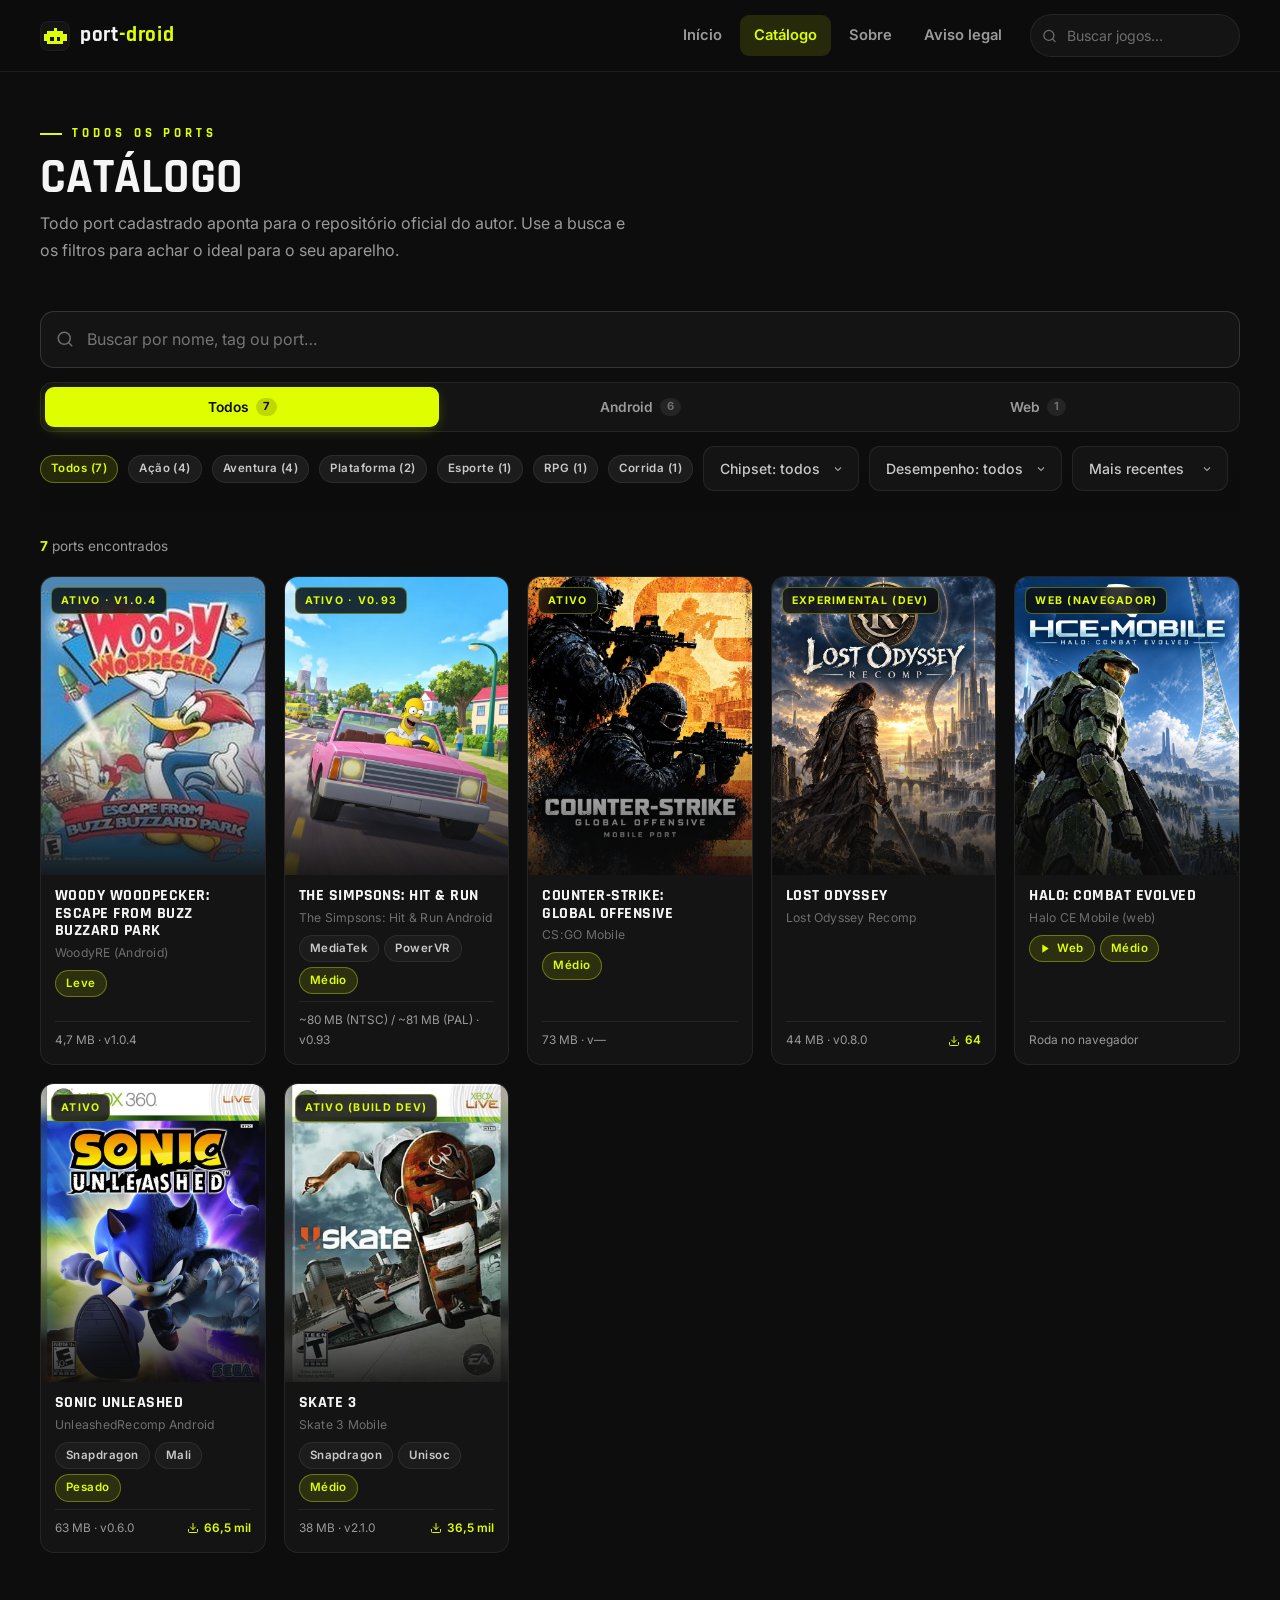
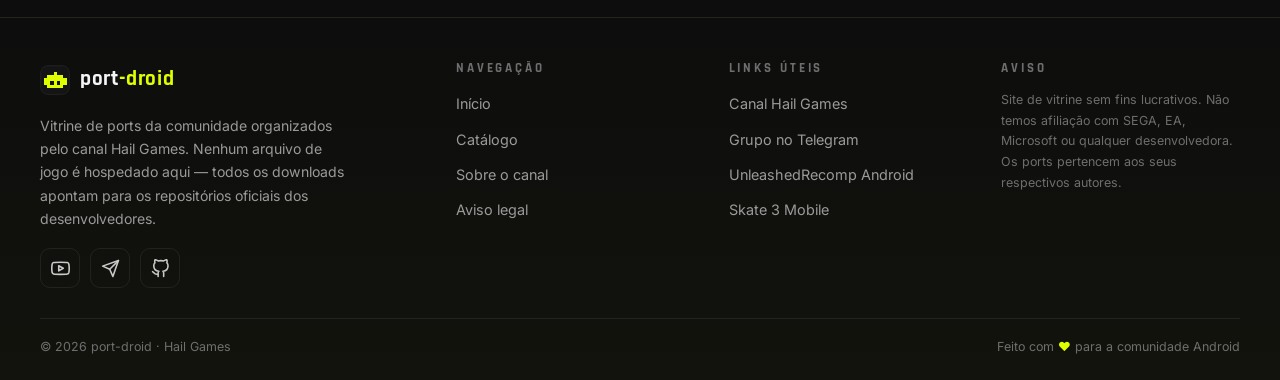
<file: catalog.html>
<!DOCTYPE html>
<html lang="pt-BR">
<head>
  <meta charset="UTF-8">
  <meta name="viewport" content="width=device-width, initial-scale=1, viewport-fit=cover">
  <meta name="theme-color" content="#0D0D0D">
  <meta name="mobile-web-app-capable" content="yes">
  <meta name="apple-mobile-web-app-capable" content="yes">
  <meta name="apple-mobile-web-app-status-bar-style" content="black-translucent">
  <meta name="apple-mobile-web-app-title" content="port-droid">
  <title>Catálogo de ports — port-droid</title>
  <meta name="description" content="Catálogo completo de ports de jogos para Android do canal Hail Games. Busca em tempo real, filtros por categoria, chipset e desempenho.">
  <link rel="canonical" href="https://deivid22srk.github.io/port-droid/catalog.html">

  <meta property="og:type" content="website">
  <meta property="og:site_name" content="port-droid">
  <meta property="og:locale" content="pt_BR">
  <meta property="og:title" content="Catálogo de ports — port-droid">
  <meta property="og:description" content="Busque e filtre ports de jogos para Android por categoria, chipset e desempenho.">
  <meta property="og:url" content="https://deivid22srk.github.io/port-droid/catalog.html">
  <meta property="og:image" content="https://deivid22srk.github.io/port-droid/assets/img/og-image.png">
  <meta name="twitter:card" content="summary_large_image">

  <link rel="icon" type="image/svg+xml" href="./assets/img/favicon.svg">
  <link rel="icon" type="image/png" sizes="32x32" href="./assets/img/favicon-32.png">
  <link rel="apple-touch-icon" href="./assets/img/apple-touch-icon.png">
  <link rel="manifest" href="./manifest.json">

  <link rel="preconnect" href="https://fonts.googleapis.com">
  <link rel="preconnect" href="https://fonts.gstatic.com" crossorigin>
  <link href="https://fonts.googleapis.com/css2?family=Inter:wght@400;500;600;700&family=Rajdhani:wght@600;700&display=swap" rel="stylesheet">

  <link rel="stylesheet" href="./assets/css/style.css">
  <link rel="stylesheet" href="./assets/css/pages.css">
</head>
<body data-page="catalog">
  <a class="skip-link" href="#conteudo">Pular para o conteúdo</a>

  <header class="site-header" id="siteHeader"></header>

  <main id="conteudo">
    <div class="container">
      <!-- Cabeçalho da página -->
      <div class="page-head">
        <span class="kicker">Todos os ports</span>
        <h1>Catálogo</h1>
        <p>
          Todo port cadastrado aponta para o repositório oficial do autor.
          Use a busca e os filtros para achar o ideal para o seu aparelho.
        </p>
      </div>

      <!-- Barra de ferramentas: busca + filtros -->
      <div class="catalog-toolbar" role="search" aria-label="Filtros do catálogo">
        <div class="search-field">
          <span data-ico="search"></span>
          <label class="visually-hidden" for="searchInput">Buscar jogos</label>
          <input type="search" id="searchInput" placeholder="Buscar por nome, tag ou port…" autocomplete="off">
          <button type="button" class="search-clear" id="searchClear" aria-label="Limpar busca">
            <span data-ico="close"></span>
          </button>
        </div>
        <!-- Abas de tipo: Android (APK) separado dos ports Web (navegador) -->
        <div class="type-tabs" id="typeTabs" role="group" aria-label="Filtrar por tipo de port"></div>
        <div class="toolbar-row">
          <div class="chips-scroll" id="catChips" role="group" aria-label="Filtrar por categoria" style="display:contents"></div>
          <label class="visually-hidden" for="chipSelect">Filtrar por chipset</label>
          <select class="filter-select" id="chipSelect">
            <option value="">Chipset: todos</option>
          </select>
          <label class="visually-hidden" for="perfSelect">Filtrar por desempenho</label>
          <select class="filter-select" id="perfSelect">
            <option value="">Desempenho: todos</option>
            <option value="leve">Leve</option>
            <option value="medio">Médio</option>
            <option value="pesado">Pesado</option>
          </select>
          <label class="visually-hidden" for="sortSelect">Ordenar resultados</label>
          <select class="filter-select" id="sortSelect">
            <option value="recentes">Mais recentes</option>
            <option value="populares">Mais baixados</option>
            <option value="az">Ordem A–Z</option>
          </select>
        </div>
      </div>

      <p class="result-count" id="resultCount" aria-live="polite"></p>

      <!-- Grade de resultados -->
      <div class="grid-cards" id="catalogGrid" style="grid-template-columns: repeat(auto-fill, minmax(min(210px, 42vw), 1fr));"></div>

      <!-- Estado vazio -->
      <div class="empty-state" id="emptyState">
        <span data-ico="search"></span>
        <h3>Nenhum port encontrado</h3>
        <p>Tente outros termos de busca ou remova os filtros para ver tudo o que já está disponível no catálogo.</p>
        <button class="btn btn-ghost" id="resetFilters" type="button">Limpar filtros</button>
      </div>
    </div>
  </main>

  <footer class="site-footer" id="siteFooter"></footer>

  <script src="./assets/js/main.js" defer></script>
  <script src="./assets/js/catalog.js" defer></script>
</body>
</html>
</file>
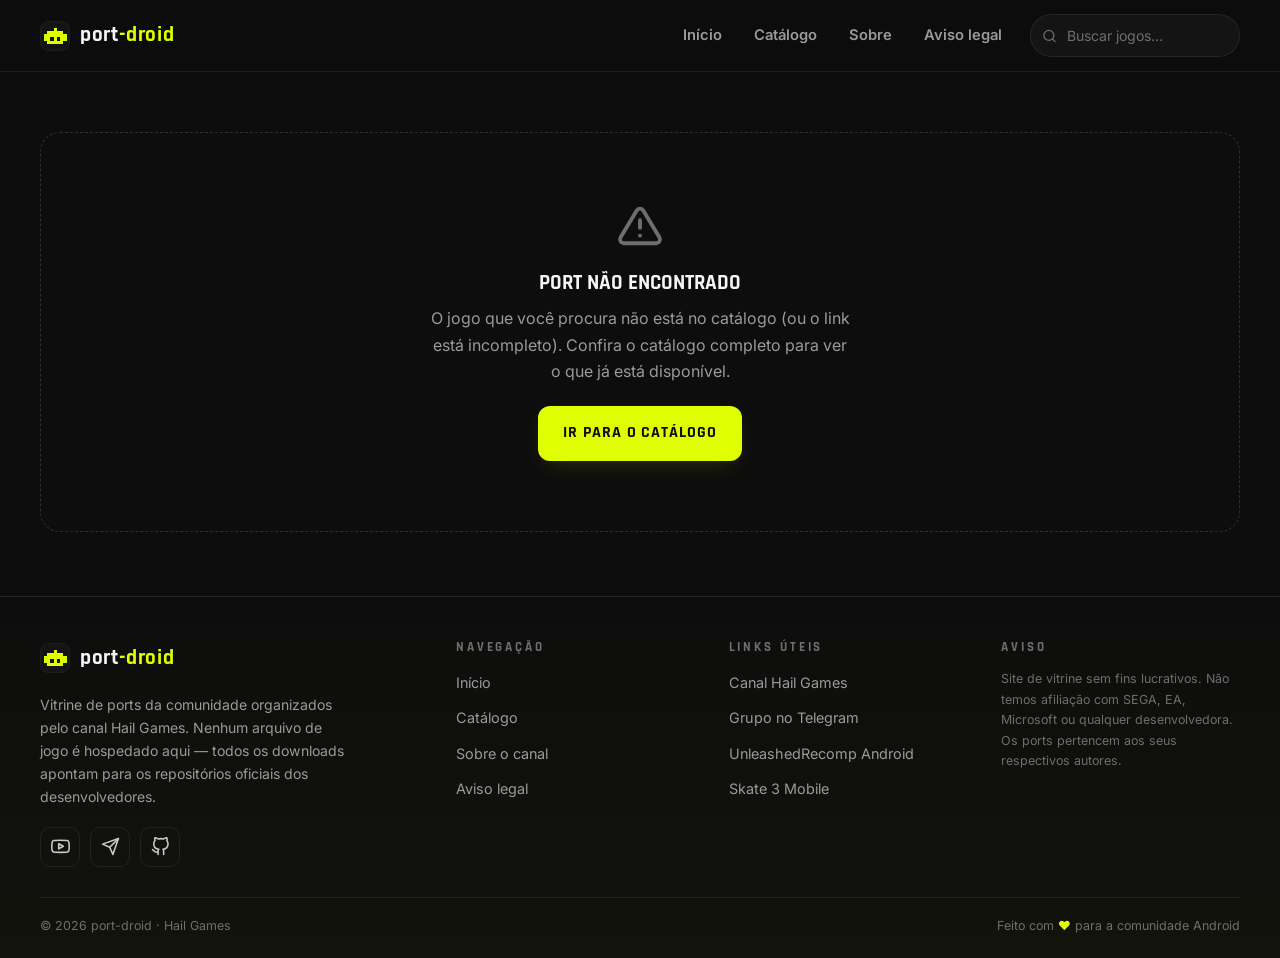
<file: game.html>
<!DOCTYPE html>
<html lang="pt-BR">
<head>
  <meta charset="UTF-8">
  <meta name="viewport" content="width=device-width, initial-scale=1, viewport-fit=cover">
  <meta name="theme-color" content="#0D0D0D">
  <meta name="mobile-web-app-capable" content="yes">
  <meta name="apple-mobile-web-app-capable" content="yes">
  <meta name="apple-mobile-web-app-status-bar-style" content="black-translucent">
  <meta name="apple-mobile-web-app-title" content="port-droid">
  <title>Jogo — port-droid</title>
  <meta name="description" content="Requisitos, instruções de instalação, galeria e links oficiais deste port de jogo para Android.">
  <link rel="canonical" href="https://deivid22srk.github.io/port-droid/game.html">

  <meta property="og:type" content="website">
  <meta property="og:site_name" content="port-droid">
  <meta property="og:locale" content="pt_BR">
  <meta property="og:title" content="port-droid — Página do port">
  <meta property="og:description" content="Requisitos, instruções de instalação e links oficiais deste port.">
  <meta property="og:url" content="https://deivid22srk.github.io/port-droid/game.html">
  <meta property="og:image" content="https://deivid22srk.github.io/port-droid/assets/img/og-image.png">
  <meta name="twitter:card" content="summary_large_image">

  <link rel="icon" type="image/svg+xml" href="./assets/img/favicon.svg">
  <link rel="icon" type="image/png" sizes="32x32" href="./assets/img/favicon-32.png">
  <link rel="apple-touch-icon" href="./assets/img/apple-touch-icon.png">
  <link rel="manifest" href="./manifest.json">

  <link rel="preconnect" href="https://fonts.googleapis.com">
  <link rel="preconnect" href="https://fonts.gstatic.com" crossorigin>
  <link href="https://fonts.googleapis.com/css2?family=Inter:wght@400;500;600;700&family=Rajdhani:wght@600;700&display=swap" rel="stylesheet">

  <link rel="stylesheet" href="./assets/css/style.css">
  <link rel="stylesheet" href="./assets/css/pages.css">
</head>
<body data-page="game">
  <a class="skip-link" href="#conteudo">Pular para o conteúdo</a>

  <header class="site-header" id="siteHeader"></header>

  <main id="gamePage">
    <!-- Banner -->
    <div class="game-banner">
      <a class="back-link" href="./catalog.html">
        <span data-ico="arrow"></span>
        Catálogo
      </a>
      <img id="bannerImg" src="./assets/img/games/sonic-unleashed/banner.svg" alt="Banner do port" width="1280" height="720" fetchpriority="high">
    </div>

    <div class="container">
      <!-- Cabeçalho do jogo -->
      <div class="game-head">
        <div class="game-head-card">
          <img class="game-cover" id="gameCover" src="./assets/img/games/sonic-unleashed/cover.svg" alt="Capa do jogo" width="600" height="800">
          <div>
            <nav aria-label="Trilha de navegação" style="font-size:.78rem;color:var(--text-dim);margin-bottom:8px">
              <a href="./index.html" style="color:inherit">Início</a> /
              <a href="./catalog.html" style="color:inherit">Catálogo</a> /
              <span id="gameCrumb" aria-current="page" style="color:var(--text-muted)">—</span>
            </nav>
            <h1 class="game-title" id="gameTitle">Carregando…</h1>
            <p class="game-port-name" id="gamePort"></p>
            <div class="game-tags" id="gameTags"></div>
            <div class="game-actions">
              <a class="btn btn-primary" id="btnDownload" href="#" rel="noopener noreferrer">
                <span data-ico="download"></span>
                <span class="btn-label">Baixar APK</span>
              </a>
              <a class="btn btn-ghost" id="btnGithub" href="#" target="_blank" rel="noopener noreferrer">
                <span data-ico="github"></span>
                Ver no GitHub
              </a>
              <a class="btn btn-ghost hidden" id="btnSite" href="#" target="_blank" rel="noopener noreferrer">
                <span data-ico="external"></span>
                Site oficial
              </a>
              <a class="btn btn-ghost" id="btnTutorial" href="#" target="_blank" rel="noopener noreferrer">
                <span data-ico="youtube"></span>
                Tutorial no canal
              </a>
            </div>
            <p class="game-credit" id="gameCredit"></p>
          </div>
        </div>
      </div>

      <!-- Conteúdo + sidebar -->
      <div class="game-layout">
        <div class="game-main">
          <section class="block" aria-labelledby="tDesc">
            <h2 id="tDesc"><span data-ico="info"></span> Sobre o port</h2>
            <div id="gameDesc"></div>
          </section>

          <section class="block" aria-labelledby="tReq">
            <h2 id="tReq"><span data-ico="cpu"></span> Requisitos</h2>
            <div class="req-tables">
              <div class="req-card">
                <h3>Mínimos</h3>
                <table>
                  <tbody id="reqMin"></tbody>
                </table>
              </div>
              <div class="req-card">
                <h3>Recomendados</h3>
                <table>
                  <tbody id="reqRec"></tbody>
                </table>
              </div>
            </div>
          </section>

          <section class="block" aria-labelledby="tInst">
            <h2 id="tInst"><span data-ico="download"></span> Como instalar</h2>
            <ol class="steps" id="installSteps"></ol>
          </section>

          <section class="block" aria-labelledby="tCtrl">
            <h2 id="tCtrl"><span data-ico="pad"></span> Controles</h2>
            <ul class="plain-list" id="ctrlList"></ul>
          </section>

          <section class="block" aria-labelledby="tGal">
            <h2 id="tGal"><span data-ico="layers"></span> Galeria</h2>
            <div class="gallery" id="gallery"></div>
          </section>

          <section class="block" aria-labelledby="tVid">
            <h2 id="tVid"><span data-ico="youtube"></span> Vídeo</h2>
            <div class="video-box" id="videoBox"></div>
          </section>

          <div class="note-box hidden" id="gameNotes">
            <span data-ico="alert"></span>
            <span></span>
          </div>
        </div>

        <!-- Sidebar -->
        <aside class="game-side" aria-label="Informações do port">
          <div class="side-card">
            <h3>Informações do port</h3>
            <dl class="info-list" id="infoList"></dl>
          </div>

          <div class="side-card">
            <h3>Links</h3>
            <div class="side-links">
              <a class="btn btn-primary btn-sm" id="btnDownloadSide" href="#" rel="noopener noreferrer">
                <span data-ico="download"></span> <span class="btn-label">Baixar</span>
              </a>
              <a class="btn btn-ghost btn-sm" id="btnGithubSide" href="#" target="_blank" rel="noopener noreferrer">
                <span data-ico="github"></span> Repositório
              </a>
              <a class="btn btn-ghost btn-sm hidden" id="sideSiteLink" href="#" target="_blank" rel="noopener noreferrer">
                <span data-ico="external"></span> Site do projeto
              </a>
              <a class="btn btn-ghost btn-sm" id="sideYt" href="#" target="_blank" rel="noopener noreferrer">
                <span data-ico="youtube"></span> Canal no YouTube
              </a>
              <a class="btn btn-ghost btn-sm" id="sideTg" href="#" target="_blank" rel="noopener noreferrer">
                <span data-ico="telegram"></span> Grupo no Telegram
              </a>
            </div>
          </div>

          <div class="side-card">
            <h3>Aviso</h3>
            <p class="footer-note" style="margin:0">
              O port-droid é apenas uma vitrine. Nenhum arquivo é hospedado aqui —
              o download aponta para o repositório oficial do autor do port.
              Você precisa possuir uma cópia legal do jogo original.
            </p>
          </div>
        </aside>
      </div>

      <!-- Relacionados -->
      <section class="section" id="relatedWrap" aria-labelledby="tRel" style="padding-inline:0">
        <div class="section-head">
          <div>
            <span class="kicker">Continue explorando</span>
            <h2 id="tRel" style="font-size:1.6rem">Outros ports</h2>
          </div>
          <a class="section-link" href="./catalog.html">Ver catálogo <span data-ico="arrow"></span></a>
        </div>
        <div class="grid-cards" id="relatedGrid"></div>
      </section>
    </div>

    <!-- Lightbox da galeria -->
    <dialog class="lightbox" id="lightbox" aria-label="Screenshot ampliada">
      <img id="lightboxImg" src="" alt="">
      <div style="text-align:right;margin-top:10px">
        <button class="btn btn-ghost btn-sm" id="lightboxClose" type="button">Fechar</button>
      </div>
    </dialog>
  </main>

  <footer class="site-footer" id="siteFooter"></footer>

  <script src="./assets/js/main.js" defer></script>
  <script src="./assets/js/game.js" defer></script>
</body>
</html>
</file>
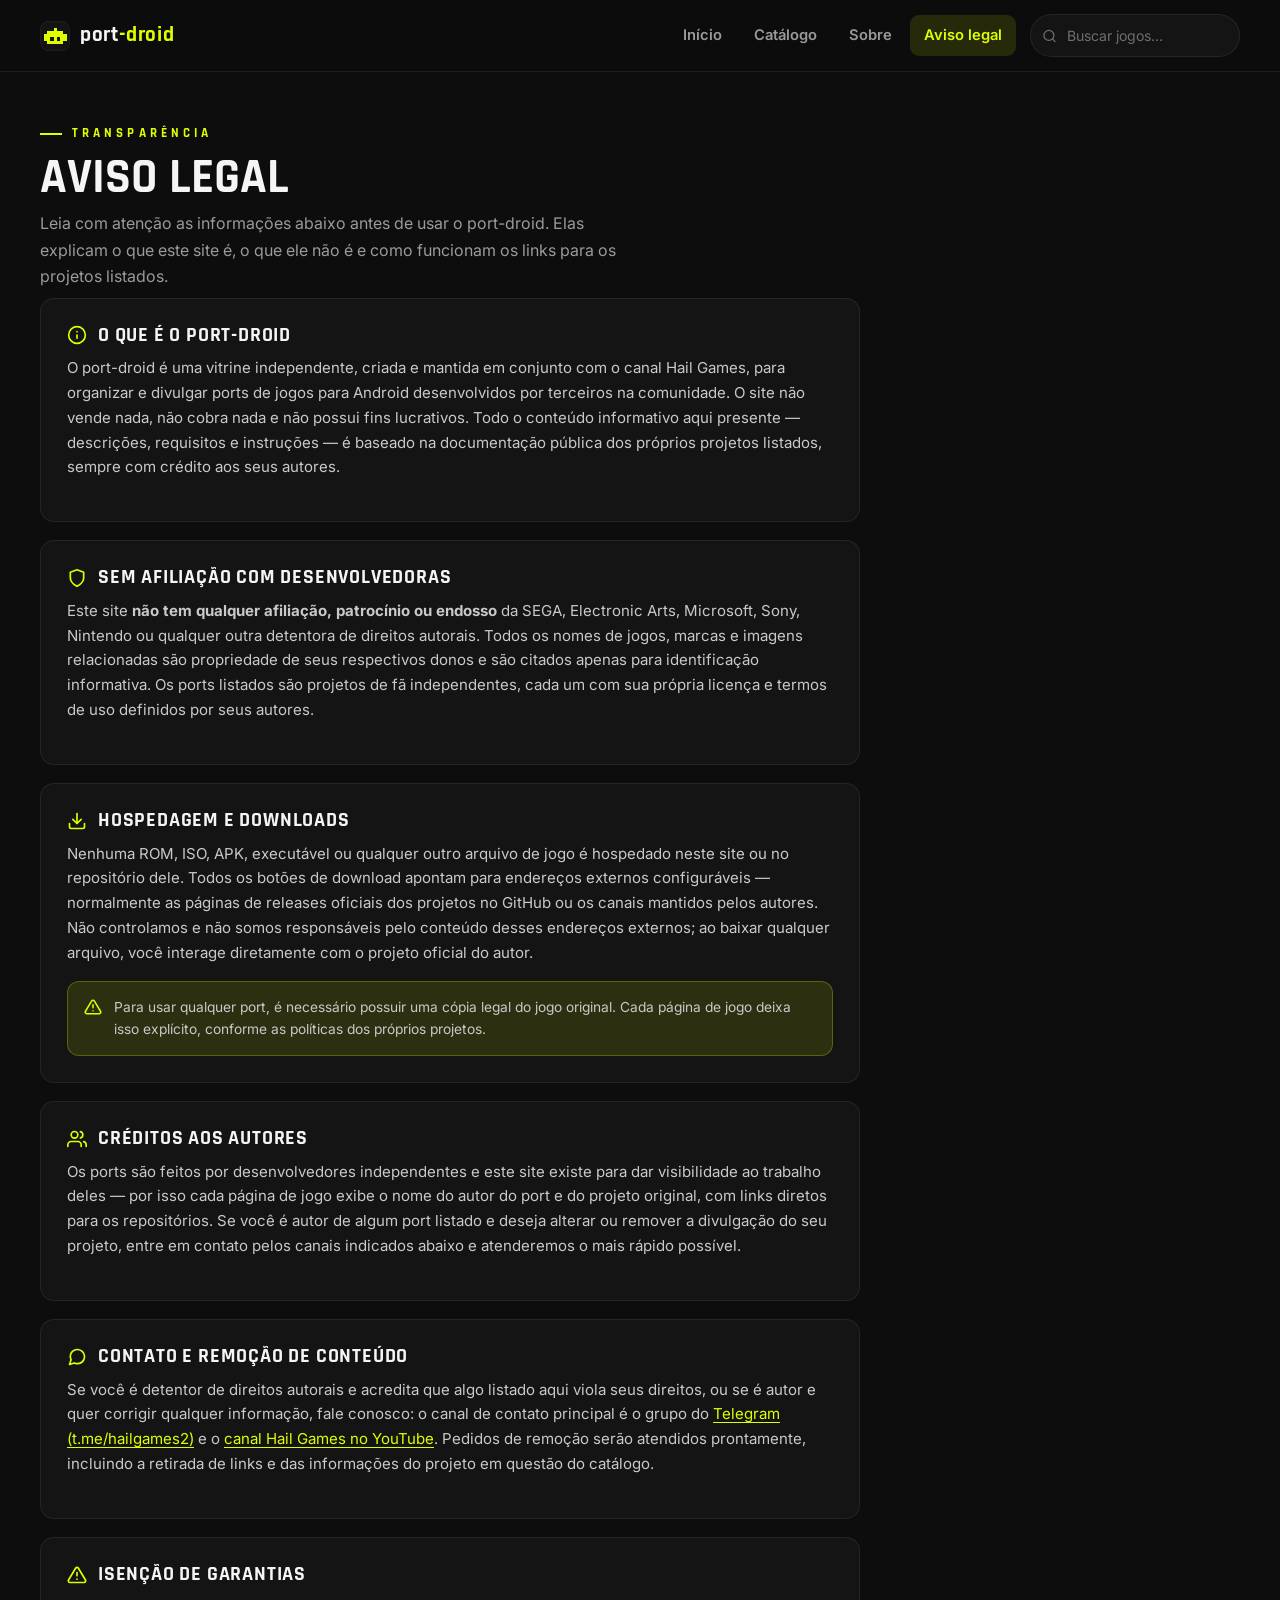
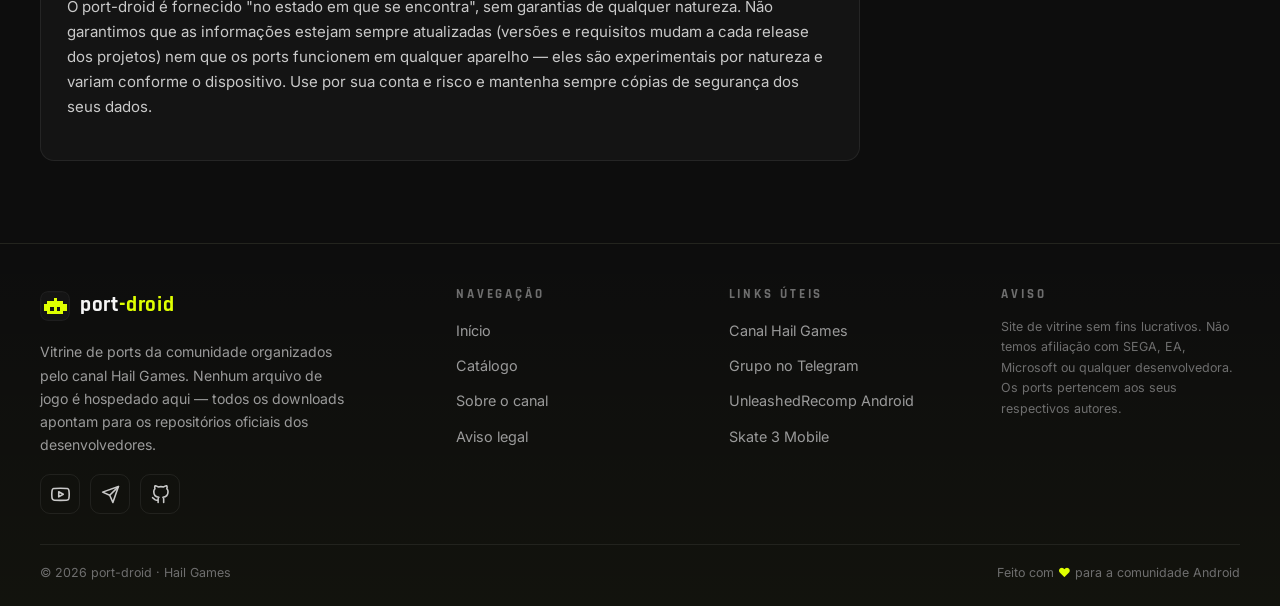
<file: legal.html>
<!DOCTYPE html>
<html lang="pt-BR">
<head>
  <meta charset="UTF-8">
  <meta name="viewport" content="width=device-width, initial-scale=1, viewport-fit=cover">
  <meta name="theme-color" content="#0D0D0D">
  <meta name="mobile-web-app-capable" content="yes">
  <meta name="apple-mobile-web-app-capable" content="yes">
  <meta name="apple-mobile-web-app-status-bar-style" content="black-translucent">
  <meta name="apple-mobile-web-app-title" content="port-droid">
  <title>Aviso legal — port-droid</title>
  <meta name="description" content="Aviso legal do port-droid: vitrine de ports da comunidade, sem afiliação com desenvolvedoras, sem hospedagem de arquivos e com crédito aos autores.">
  <link rel="canonical" href="https://deivid22srk.github.io/port-droid/legal.html">

  <meta property="og:type" content="website">
  <meta property="og:site_name" content="port-droid">
  <meta property="og:locale" content="pt_BR">
  <meta property="og:title" content="Aviso legal — port-droid">
  <meta property="og:description" content="Vitrine de ports da comunidade, sem afiliação com desenvolvedoras e sem hospedagem de arquivos.">
  <meta property="og:url" content="https://deivid22srk.github.io/port-droid/legal.html">
  <meta property="og:image" content="https://deivid22srk.github.io/port-droid/assets/img/og-image.png">
  <meta name="twitter:card" content="summary_large_image">

  <link rel="icon" type="image/svg+xml" href="./assets/img/favicon.svg">
  <link rel="icon" type="image/png" sizes="32x32" href="./assets/img/favicon-32.png">
  <link rel="apple-touch-icon" href="./assets/img/apple-touch-icon.png">
  <link rel="manifest" href="./manifest.json">

  <link rel="preconnect" href="https://fonts.googleapis.com">
  <link rel="preconnect" href="https://fonts.gstatic.com" crossorigin>
  <link href="https://fonts.googleapis.com/css2?family=Inter:wght@400;500;600;700&family=Rajdhani:wght@600;700&display=swap" rel="stylesheet">

  <link rel="stylesheet" href="./assets/css/style.css">
  <link rel="stylesheet" href="./assets/css/pages.css">
</head>
<body data-page="legal">
  <a class="skip-link" href="#conteudo">Pular para o conteúdo</a>

  <header class="site-header" id="siteHeader"></header>

  <main id="conteudo">
    <div class="container">
      <div class="page-head legal-wrap">
        <span class="kicker">Transparência</span>
        <h1>Aviso legal</h1>
        <p>
          Leia com atenção as informações abaixo antes de usar o port-droid.
          Elas explicam o que este site é, o que ele não é e como funcionam os
          links para os projetos listados.
        </p>
      </div>

      <div class="legal-wrap">
        <div class="legal-block">
          <h2><span data-ico="info"></span> O que é o port-droid</h2>
          <p>
            O port-droid é uma vitrine independente, criada e mantida em conjunto com o
            canal Hail Games, para organizar e divulgar ports de jogos para Android
            desenvolvidos por terceiros na comunidade. O site não vende nada, não cobra
            nada e não possui fins lucrativos. Todo o conteúdo informativo aqui presente
            — descrições, requisitos e instruções — é baseado na documentação pública dos
            próprios projetos listados, sempre com crédito aos seus autores.
          </p>
        </div>

        <div class="legal-block">
          <h2><span data-ico="shield"></span> Sem afiliação com desenvolvedoras</h2>
          <p>
            Este site <strong>não tem qualquer afiliação, patrocínio ou endosso</strong> da
            SEGA, Electronic Arts, Microsoft, Sony, Nintendo ou qualquer outra detentora de
            direitos autorais. Todos os nomes de jogos, marcas e imagens relacionadas são
            propriedade de seus respectivos donos e são citados apenas para identificação
            informativa. Os ports listados são projetos de fã independentes, cada um com
            sua própria licença e termos de uso definidos por seus autores.
          </p>
        </div>

        <div class="legal-block">
          <h2><span data-ico="download"></span> Hospedagem e downloads</h2>
          <p>
            Nenhuma ROM, ISO, APK, executável ou qualquer outro arquivo de jogo é hospedado
            neste site ou no repositório dele. Todos os botões de download apontam para
            endereços externos configuráveis — normalmente as páginas de releases oficiais
            dos projetos no GitHub ou os canais mantidos pelos autores. Não controlamos e
            não somos responsáveis pelo conteúdo desses endereços externos; ao baixar
            qualquer arquivo, você interage diretamente com o projeto oficial do autor.
          </p>
          <div class="note-box">
            <span data-ico="alert"></span>
            <span>
              Para usar qualquer port, é necessário possuir uma cópia legal do jogo original.
              Cada página de jogo deixa isso explícito, conforme as políticas dos próprios projetos.
            </span>
          </div>
        </div>

        <div class="legal-block">
          <h2><span data-ico="users"></span> Créditos aos autores</h2>
          <p>
            Os ports são feitos por desenvolvedores independentes e este site existe para
            dar visibilidade ao trabalho deles — por isso cada página de jogo exibe o nome
            do autor do port e do projeto original, com links diretos para os repositórios.
            Se você é autor de algum port listado e deseja alterar ou remover a divulgação
            do seu projeto, entre em contato pelos canais indicados abaixo e atenderemos
            o mais rápido possível.
          </p>
        </div>

        <div class="legal-block">
          <h2><span data-ico="message"></span> Contato e remoção de conteúdo</h2>
          <p>
            Se você é detentor de direitos autorais e acredita que algo listado aqui viola
            seus direitos, ou se é autor e quer corrigir qualquer informação, fale conosco:
            o canal de contato principal é o grupo do
            <a href="https://t.me/hailgames2" target="_blank" rel="noopener noreferrer">Telegram (t.me/hailgames2)</a>
            e o <a href="https://www.youtube.com/@Hail-Games1" target="_blank" rel="noopener noreferrer">canal Hail Games no YouTube</a>.
            Pedidos de remoção serão atendidos prontamente, incluindo a retirada de links
            e das informações do projeto em questão do catálogo.
          </p>
        </div>

        <div class="legal-block">
          <h2><span data-ico="alert"></span> Isenção de garantias</h2>
          <p>
            O port-droid é fornecido "no estado em que se encontra", sem garantias de
            qualquer natureza. Não garantimos que as informações estejam sempre atualizadas
            (versões e requisitos mudam a cada release dos projetos) nem que os ports
            funcionem em qualquer aparelho — eles são experimentais por natureza e variam
            conforme o dispositivo. Use por sua conta e risco e mantenha sempre cópias de
            segurança dos seus dados.
          </p>
        </div>
      </div>
    </div>
  </main>

  <footer class="site-footer" id="siteFooter"></footer>

  <script src="./assets/js/main.js" defer></script>
</body>
</html>
</file>
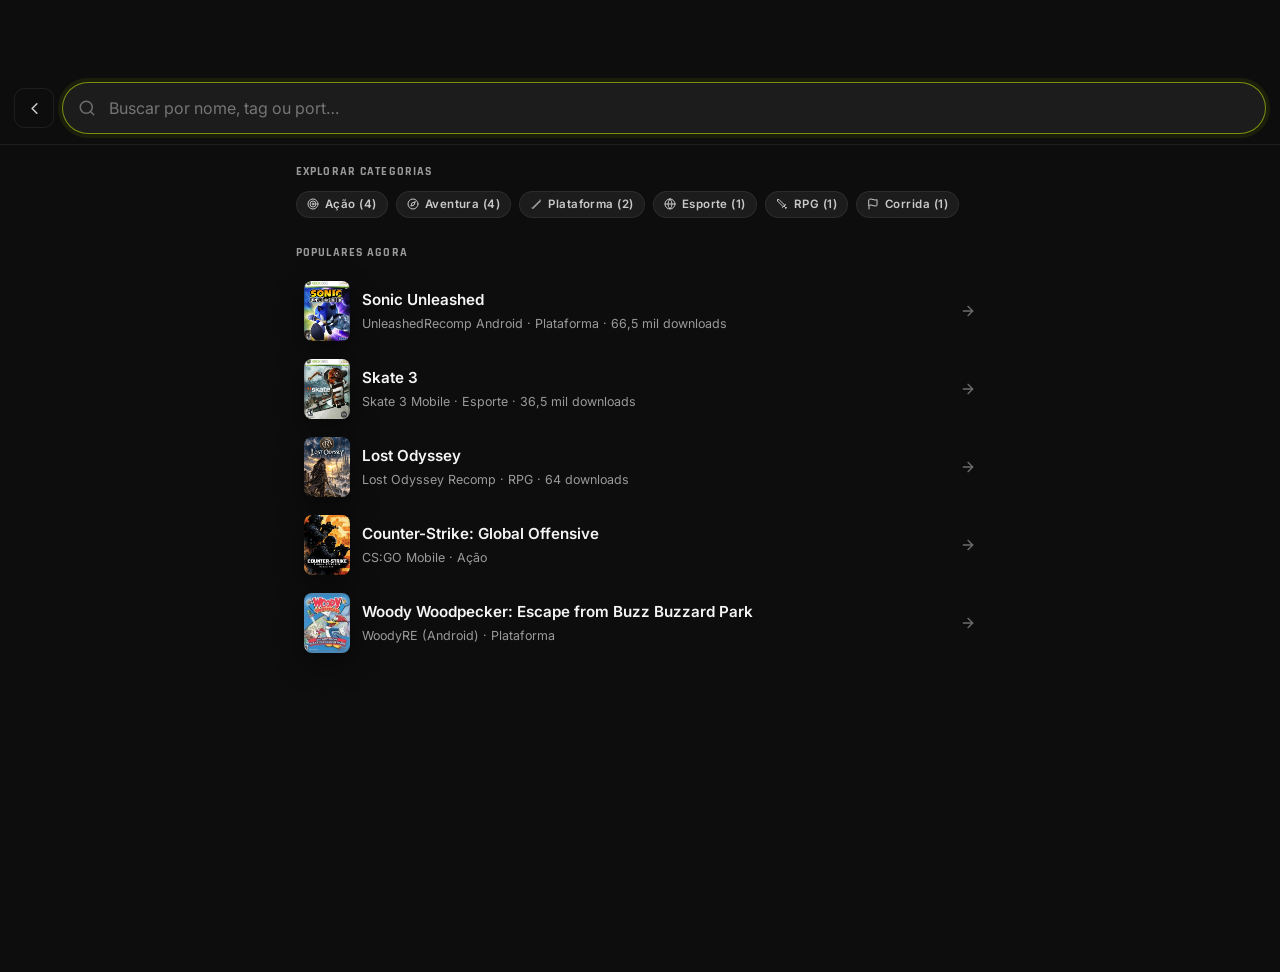
<file: search.html>
<!DOCTYPE html>
<html lang="pt-BR">
<head>
  <meta charset="UTF-8">
  <meta name="viewport" content="width=device-width, initial-scale=1, viewport-fit=cover">
  <meta name="theme-color" content="#0D0D0D">
  <meta name="mobile-web-app-capable" content="yes">
  <meta name="apple-mobile-web-app-capable" content="yes">
  <meta name="apple-mobile-web-app-status-bar-style" content="black-translucent">
  <meta name="apple-mobile-web-app-title" content="port-droid">
  <meta name="robots" content="noindex">
  <title>Buscar — port-droid</title>
  <meta name="description" content="Busque ports de jogos para Android por nome, categoria, tag ou port original.">

  <link rel="icon" type="image/svg+xml" href="./assets/img/favicon.svg">
  <link rel="icon" type="image/png" sizes="32x32" href="./assets/img/favicon-32.png">
  <link rel="apple-touch-icon" href="./assets/img/apple-touch-icon.png">
  <link rel="manifest" href="./manifest.json">

  <link rel="preconnect" href="https://fonts.googleapis.com">
  <link rel="preconnect" href="https://fonts.gstatic.com" crossorigin>
  <link href="https://fonts.googleapis.com/css2?family=Inter:wght@400;500;600;700&family=Rajdhani:wght@600;700&display=swap" rel="stylesheet">

  <link rel="stylesheet" href="./assets/css/style.css">
  <link rel="stylesheet" href="./assets/css/pages.css">
</head>
<body data-page="search">
  <!-- Tela de busca dedicada, como uma "SearchActivity" de app Android:
       tela cheia, sem header/footer/nav bar, com voltar e campo focado. -->
  <div class="search-screen">
    <div class="search-topbar">
      <button type="button" class="icon-btn" id="backBtn" aria-label="Voltar">
        <span data-ico="chevronLeft"></span>
      </button>
      <div class="search-field search-field-app">
        <span data-ico="search"></span>
        <label class="visually-hidden" for="searchInput">Buscar jogos</label>
        <input type="search" id="searchInput" placeholder="Buscar por nome, tag ou port…"
               autocomplete="off" autocapitalize="off" spellcheck="false" enterkeyhint="search">
        <button type="button" class="search-clear" id="searchClear" aria-label="Limpar busca">
          <span data-ico="close"></span>
        </button>
      </div>
    </div>

    <main class="search-body" id="searchBody">
      <!-- Estado inicial: buscas recentes + sugestões -->
      <section id="homeState">
        <div class="s-section" id="recentsWrap" hidden>
          <div class="s-title-row">
            <h2 class="s-title">Buscas recentes</h2>
            <button type="button" class="s-clear" id="clearRecents">Limpar</button>
          </div>
          <div id="recentsList"></div>
        </div>

        <div class="s-section">
          <h2 class="s-title">Explorar categorias</h2>
          <div class="chips-scroll s-cats" id="suggestCats"></div>
        </div>

        <div class="s-section">
          <h2 class="s-title">Populares agora</h2>
          <div id="suggestList">
            <div class="s-skel"></div>
            <div class="s-skel"></div>
            <div class="s-skel"></div>
          </div>
        </div>
      </section>

      <!-- Estado de resultados -->
      <section id="resultsState" hidden>
        <p class="result-count" id="resultCount" aria-live="polite"></p>
        <div id="resultsList"></div>
      </section>

      <!-- Nada encontrado -->
      <div class="empty-state" id="emptyState">
        <span data-ico="search"></span>
        <h3>Nenhum resultado</h3>
        <p id="emptyMsg">Não achamos nada com esse termo. Tente outro nome ou explore o catálogo completo.</p>
        <a class="btn btn-ghost" href="./catalog.html">Explorar catálogo</a>
      </div>
    </main>
  </div>

  <script src="./assets/js/main.js" defer></script>
  <script src="./assets/js/search.js" defer></script>
</body>
</html>
</file>
<file: assets/css/style.css>
/* =============================================================================
   port-droid — style.css
   Design system: tema escuro gamer com destaque em amarelo-limão (#DFFF00).
   Mobile first. As regras específicas de cada página ficam em pages.css.
   ============================================================================= */

/* ------------------------------------------------------------------ Tokens */
:root {
  /* Cores */
  --bg-0: #0d0d0d;
  --bg-1: #141414;
  --bg-2: #1c1c1c;
  --bg-3: #232323;
  --border: rgba(255, 255, 255, 0.07);
  --border-strong: rgba(255, 255, 255, 0.14);
  --accent: #dfff00;
  --accent-soft: rgba(223, 255, 0, 0.12);
  --accent-glow: rgba(223, 255, 0, 0.22);
  --text: #f5f5f5;
  --text-soft: #c9c9c9;
  --text-muted: #9a9a9a;
  --text-dim: #6e6e6e;
  --danger: #ff5c5c;
  --ok: #7ddc7d;

  /* Tipografia */
  --font-display: "Rajdhani", "Arial Narrow", sans-serif;
  --font-body: "Inter", system-ui, -apple-system, "Segoe UI", Roboto, sans-serif;

  /* Métricas */
  --header-h: 64px;
  --radius-s: 8px;
  --radius-m: 14px;
  --radius-l: 20px;
  --container: 1200px;
  --shadow-card: 0 10px 30px rgba(0, 0, 0, 0.45);
  --glow: 0 0 0 1px rgba(223, 255, 0, 0.35), 0 12px 34px -8px var(--accent-glow);
  --tr: 220ms cubic-bezier(0.2, 0.7, 0.3, 1);
}

/* ------------------------------------------------------------------- Reset */
*,
*::before,
*::after {
  box-sizing: border-box;
}

html {
  scroll-behavior: smooth;
  -webkit-text-size-adjust: 100%;
  -webkit-tap-highlight-color: transparent; /* toque limpo, cara de app */
}

body {
  margin: 0;
  padding-top: var(--header-h);
  background: var(--bg-0);
  color: var(--text);
  font-family: var(--font-body);
  font-size: 16px;
  line-height: 1.65;
  min-height: 100dvh;
  display: flex;
  flex-direction: column;
}

/* conteúdo entra com uma leve subida, como transição de tela de app */
@keyframes pageIn {
  from {
    opacity: 0;
    transform: translateY(12px);
  }
}

main {
  flex: 1;
  animation: pageIn 0.4s cubic-bezier(0.2, 0.7, 0.3, 1) both;
}

img {
  max-width: 100%;
  height: auto;
  display: block;
}

a {
  color: inherit;
  text-decoration: none;
}

h1, h2, h3, h4 {
  font-family: var(--font-display);
  line-height: 1.08;
  margin: 0 0 0.5em;
  text-wrap: balance;
}

p {
  margin: 0 0 1em;
}

button {
  font: inherit;
  color: inherit;
  background: none;
  border: 0;
  cursor: pointer;
}

ul, ol {
  margin: 0 0 1em;
  padding-left: 1.25em;
}

::selection {
  background: var(--accent);
  color: #0d0d0d;
}

:focus-visible {
  outline: 2px solid var(--accent);
  outline-offset: 3px;
  border-radius: 4px;
}

/* Tamanho padrão dos ícones SVG inline (contextos específicos sobrescrevem) */
.ico {
  width: 18px;
  height: 18px;
  flex-shrink: 0;
}

/* --------------------------------------------------------------- Utilidades */
.container {
  width: min(var(--container), 100% - 2.5rem);
  margin-inline: auto;
}

.skip-link {
  position: fixed;
  top: -100px;
  left: 16px;
  z-index: 200;
  background: var(--accent);
  color: #0d0d0d;
  font-weight: 700;
  padding: 10px 18px;
  border-radius: 0 0 10px 10px;
  transition: top var(--tr);
}

.skip-link:focus {
  top: 0;
}

.hidden {
  display: none !important;
}

.visually-hidden {
  position: absolute !important;
  width: 1px;
  height: 1px;
  margin: -1px;
  padding: 0;
  overflow: hidden;
  clip: rect(0 0 0 0);
  white-space: nowrap;
  border: 0;
}

/* Rótulo de seção — estilo HUD gamer */
.kicker {
  display: inline-flex;
  align-items: center;
  gap: 10px;
  font-family: var(--font-display);
  font-weight: 700;
  font-size: 0.8rem;
  letter-spacing: 0.32em;
  text-transform: uppercase;
  color: var(--accent);
}

.kicker::before {
  content: "";
  width: 22px;
  height: 2px;
  background: var(--accent);
}

.section {
  padding-block: 56px 24px;
}

.section-head {
  display: flex;
  align-items: flex-end;
  justify-content: space-between;
  gap: 16px;
  margin-bottom: 26px;
}

.section-head h2 {
  font-size: clamp(1.7rem, 3.4vw, 2.4rem);
  font-weight: 700;
  text-transform: uppercase;
  letter-spacing: 0.04em;
  margin: 6px 0 0;
}

.section-link {
  flex-shrink: 0;
  display: inline-flex;
  align-items: center;
  gap: 6px;
  font-size: 0.9rem;
  font-weight: 600;
  color: var(--text-muted);
  border: 1px solid var(--border);
  padding: 9px 16px;
  border-radius: 999px;
  transition: var(--tr);
}

.section-link:hover {
  color: var(--accent);
  border-color: rgba(223, 255, 0, 0.4);
}

.section-link .ico {
  width: 15px;
  height: 15px;
}

/* ----------------------------------------------------------------- Botões */
.btn {
  display: inline-flex;
  align-items: center;
  justify-content: center;
  gap: 9px;
  font-family: var(--font-display);
  font-weight: 700;
  font-size: 1rem;
  letter-spacing: 0.06em;
  text-transform: uppercase;
  padding: 13px 24px;
  border-radius: 12px;
  border: 1px solid transparent;
  transition: var(--tr);
  white-space: nowrap;
}

.btn .ico {
  width: 18px;
  height: 18px;
  flex-shrink: 0;
}

.btn-primary {
  background: var(--accent);
  color: #0d0d0d;
  box-shadow: 0 8px 26px -10px var(--accent-glow);
}

.btn-primary:hover {
  filter: brightness(1.07);
  transform: translateY(-2px);
  box-shadow: 0 14px 34px -10px var(--accent-glow);
}

.btn-primary:active {
  transform: translateY(0);
}

.btn-ghost {
  border-color: var(--border-strong);
  color: var(--text);
  background: rgba(255, 255, 255, 0.02);
}

.btn-ghost:hover {
  border-color: rgba(223, 255, 0, 0.5);
  color: var(--accent);
  transform: translateY(-2px);
}

.btn-sm {
  padding: 9px 16px;
  font-size: 0.85rem;
  border-radius: 10px;
}

/* ------------------------------------------------------------ Chips / tags */
.chip {
  display: inline-flex;
  align-items: center;
  gap: 6px;
  font-size: 0.72rem;
  font-weight: 600;
  letter-spacing: 0.04em;
  color: var(--text-soft);
  background: var(--bg-2);
  border: 1px solid var(--border);
  padding: 4px 10px;
  border-radius: 999px;
  line-height: 1.5;
}

.chip-accent {
  color: var(--accent);
  border-color: rgba(223, 255, 0, 0.35);
  background: var(--accent-soft);
}

.chip .dot {
  width: 6px;
  height: 6px;
  border-radius: 50%;
  background: var(--accent);
  flex-shrink: 0;
}

.chip .ico {
  width: 11px;
  height: 11px;
  flex-shrink: 0;
}

.badge-status {
  position: absolute;
  top: 10px;
  left: 10px;
  z-index: 2;
  font-size: 0.66rem;
  font-weight: 700;
  letter-spacing: 0.12em;
  text-transform: uppercase;
  color: var(--accent);
  background: rgba(13, 13, 13, 0.82);
  border: 1px solid rgba(223, 255, 0, 0.35);
  padding: 4px 9px;
  border-radius: 7px;
  backdrop-filter: blur(6px);
}

/* ------------------------------------------------------------------ Header */
.site-header {
  position: fixed;
  inset: 0 0 auto 0;
  z-index: 100;
  height: var(--header-h);
  background: rgba(13, 13, 13, 0.86);
  backdrop-filter: blur(14px);
  -webkit-backdrop-filter: blur(14px);
  border-bottom: 1px solid var(--border);
}

.header-inner {
  height: 100%;
  display: flex;
  align-items: center;
  gap: 14px;
}

.brand {
  display: inline-flex;
  align-items: center;
  gap: 10px;
  font-family: var(--font-display);
  font-weight: 700;
  font-size: 1.32rem;
  letter-spacing: 0.03em;
  margin-right: auto;
}

.brand img {
  width: 30px;
  height: 30px;
  border-radius: 8px;
}

.brand .b2 {
  color: var(--accent);
}

.nav {
  display: none;
  align-items: center;
  gap: 4px;
}

.nav a {
  font-size: 0.92rem;
  font-weight: 600;
  color: var(--text-muted);
  padding: 8px 14px;
  border-radius: 9px;
  transition: var(--tr);
}

.nav a:hover {
  color: var(--text);
  background: rgba(255, 255, 255, 0.05);
}

.nav a.active {
  color: var(--accent);
  background: var(--accent-soft);
}

.header-search {
  position: relative;
  display: none;
  align-items: center;
  text-decoration: none;
  border-radius: 999px;
}

.header-search .ico {
  position: absolute;
  left: 12px;
  top: 50%;
  translate: 0 -50%;
  width: 15px;
  height: 15px;
  color: var(--text-dim);
  pointer-events: none;
}

/* campo "fake" do desktop: tocar abre a tela de busca dedicada */
.header-search .hs-text {
  display: block;
  width: 210px;
  background: var(--bg-1);
  border: 1px solid var(--border);
  color: var(--text-dim);
  font: inherit;
  font-size: 0.88rem;
  padding: 9px 14px 9px 36px;
  border-radius: 999px;
  transition: var(--tr);
  white-space: nowrap;
  overflow: hidden;
  text-overflow: ellipsis;
}

.header-search:hover .hs-text,
.header-search:focus-visible .hs-text {
  outline: none;
  border-color: rgba(223, 255, 0, 0.45);
  width: 250px;
  color: var(--text-muted);
  box-shadow: 0 0 0 3px rgba(223, 255, 0, 0.08);
}

.icon-btn {
  display: inline-flex;
  align-items: center;
  justify-content: center;
  width: 40px;
  height: 40px;
  border-radius: 10px;
  border: 1px solid var(--border);
  color: var(--text-soft);
  transition: var(--tr);
}

.icon-btn:hover {
  color: var(--accent);
  border-color: rgba(223, 255, 0, 0.4);
}

.icon-btn .ico {
  width: 19px;
  height: 19px;
}

/* --------------------------------------------------- Navigation bar (app) */
/* Barra inferior fixa com as 4 abas principais — some no desktop (≥900px),
   onde a navegação superior volta a valer. */
.bottom-nav {
  position: fixed;
  inset: auto 0 0 0;
  z-index: 95;
  display: grid;
  grid-template-columns: repeat(4, 1fr);
  background: rgba(16, 16, 16, 0.94);
  backdrop-filter: blur(18px);
  -webkit-backdrop-filter: blur(18px);
  border-top: 1px solid var(--border);
  padding: 7px 10px calc(7px + env(safe-area-inset-bottom));
}

.bottom-nav a {
  position: relative;
  display: grid;
  justify-items: center;
  align-content: center;
  gap: 4px;
  padding: 7px 4px 5px;
  border-radius: 12px;
  color: var(--text-dim);
  font-family: var(--font-display);
  font-size: 0.68rem;
  font-weight: 700;
  letter-spacing: 0.09em;
  text-transform: uppercase;
  transition: var(--tr);
  user-select: none;
}

.bottom-nav a .ico {
  width: 22px;
  height: 22px;
  transition: var(--tr);
}

.bottom-nav a span {
  line-height: 1;
}

.bottom-nav a:hover {
  color: var(--text-soft);
}

.bottom-nav a:active {
  transform: scale(0.94);
}

.bottom-nav a.active {
  color: var(--accent);
}

.bottom-nav a.active .ico {
  filter: drop-shadow(0 0 10px var(--accent-glow));
}

/* indicador superior da aba ativa */
.bottom-nav a.active::before {
  content: "";
  position: absolute;
  top: -7px;
  width: 30px;
  height: 3px;
  border-radius: 99px;
  background: var(--accent);
  box-shadow: 0 0 14px var(--accent);
}

/* respiro para a barra não cobrir o rodapé/conteúdo */
@media (max-width: 899.98px) {
  body {
    padding-bottom: calc(66px + env(safe-area-inset-bottom));
  }
}

/* ------------------------------------------------------------ Splash screen */
.splash {
  position: fixed;
  inset: 0;
  z-index: 300;
  background: var(--bg-0);
  display: grid;
  place-content: center;
  justify-items: center;
  gap: 16px;
  transition: opacity 0.4s ease;
}

.splash img {
  width: 72px;
  height: 72px;
  border-radius: 18px;
  box-shadow: 0 0 44px var(--accent-glow);
  animation: splashPulse 1.1s ease-in-out infinite alternate;
}

.splash .splash-brand {
  font-family: var(--font-display);
  font-weight: 700;
  font-size: 1.5rem;
  letter-spacing: 0.04em;
  text-transform: lowercase;
  margin: 0;
}

.splash .splash-brand span {
  color: var(--accent);
}

.splash-bar {
  width: 128px;
  height: 3px;
  border-radius: 99px;
  background: var(--bg-2);
  overflow: hidden;
}

.splash-bar span {
  display: block;
  width: 42%;
  height: 100%;
  border-radius: 99px;
  background: var(--accent);
  animation: slideBar 1s ease-in-out infinite;
}

.splash.out {
  opacity: 0;
  pointer-events: none;
}

@keyframes splashPulse {
  to {
    transform: scale(1.07);
  }
}

@keyframes slideBar {
  0% {
    transform: translateX(-110%);
  }
  100% {
    transform: translateX(260%);
  }
}

/* --------------------------------------------------- Pill de instalação PWA */
.install-pill {
  position: fixed;
  left: 14px;
  right: 14px;
  bottom: calc(74px + env(safe-area-inset-bottom));
  z-index: 90;
  display: flex;
  align-items: center;
  gap: 12px;
  background: var(--bg-2);
  border: 1px solid var(--border-strong);
  border-radius: var(--radius-l);
  padding: 10px 12px;
  box-shadow: var(--shadow-card);
  opacity: 0;
  transform: translateY(16px);
  transition: opacity 0.35s ease, transform 0.35s cubic-bezier(0.2, 0.7, 0.3, 1);
}

.install-pill.show {
  opacity: 1;
  transform: none;
}

.install-pill .ico-box {
  width: 40px;
  height: 40px;
  border-radius: 12px;
  background: var(--accent-soft);
  border: 1px solid rgba(223, 255, 0, 0.25);
  color: var(--accent);
  display: grid;
  place-items: center;
  flex-shrink: 0;
}

.install-pill .ico-box .ico {
  width: 19px;
  height: 19px;
}

.install-pill p {
  flex: 1;
  margin: 0;
  font-size: 0.82rem;
  line-height: 1.35;
  color: var(--text-soft);
  min-width: 0;
}

.install-pill .btn {
  flex-shrink: 0;
}

.install-pill .pill-close {
  flex-shrink: 0;
  width: 32px;
  height: 32px;
  border-radius: 9px;
  display: grid;
  place-items: center;
  color: var(--text-dim);
}

.install-pill .pill-close .ico {
  width: 15px;
  height: 15px;
}

.install-pill .pill-close:hover {
  color: var(--text);
  background: rgba(255, 255, 255, 0.06);
}

/* ------------------------------------------------------------------- Cards */
.grid-cards {
  display: grid;
  grid-template-columns: repeat(2, 1fr);
  gap: 14px;
}

.card {
  position: relative;
  background: var(--bg-1);
  border: 1px solid var(--border);
  border-radius: var(--radius-m);
  overflow: hidden;
  transition: var(--tr);
}

.card:hover {
  transform: translateY(-5px);
  border-color: rgba(223, 255, 0, 0.38);
  box-shadow: var(--glow);
}

.card-link {
  display: flex;
  flex-direction: column;
  height: 100%;
}

.card-cover {
  position: relative;
  margin: 0;
  aspect-ratio: 3 / 4;
  overflow: hidden;
  background: var(--bg-2);
}

.card-cover img {
  width: 100%;
  height: 100%;
  object-fit: cover;
  transition: transform 480ms cubic-bezier(0.2, 0.7, 0.3, 1);
}

.card:hover .card-cover img {
  transform: scale(1.05);
}

.card-cover::after {
  content: "";
  position: absolute;
  inset: 0;
  background: linear-gradient(180deg, transparent 55%, rgba(13, 13, 13, 0.88));
  pointer-events: none;
}

.card-body {
  display: flex;
  flex-direction: column;
  gap: 7px;
  padding: 12px 14px 14px;
  flex: 1;
}

.card-title {
  font-size: 1.02rem;
  font-weight: 700;
  letter-spacing: 0.03em;
  text-transform: uppercase;
  margin: 0;
}

.card-sub {
  font-size: 0.76rem;
  color: var(--text-dim);
  margin: -4px 0 0;
  letter-spacing: 0.02em;
}

.card-tags {
  display: flex;
  flex-wrap: wrap;
  gap: 5px;
}

.card-meta {
  display: flex;
  justify-content: space-between;
  align-items: center;
  gap: 8px;
  margin-top: auto;
  padding-top: 9px;
  font-size: 0.74rem;
  color: var(--text-muted);
  border-top: 1px solid var(--border);
}

.card-meta .dl {
  display: inline-flex;
  align-items: center;
  gap: 5px;
  color: var(--accent);
  font-weight: 600;
}

.card-meta .ico {
  width: 12px;
  height: 12px;
}

/* --------------------------------------------------------- Skeleton loading */
.skeleton {
  pointer-events: none;
}

.skeleton .sk {
  background: linear-gradient(100deg, #1a1a1a 40%, #242424 50%, #1a1a1a 60%);
  background-size: 200% 100%;
  animation: shimmer 1.3s infinite linear;
  border-radius: 7px;
}

.skeleton .sk-cover {
  aspect-ratio: 3 / 4;
  border-radius: 0;
}

.skeleton .sk-line {
  height: 13px;
  margin: 10px 14px 0;
}

.skeleton .sk-line.w60 {
  width: 60%;
}

.skeleton .sk-line.w35 {
  width: 35%;
  margin-bottom: 14px;
}

@keyframes shimmer {
  to {
    background-position: -200% 0;
  }
}

/* ------------------------------------------------- Animação de entrada (scroll) */
.reveal {
  opacity: 0;
  transform: translateY(18px);
  transition: opacity 0.55s ease, transform 0.55s cubic-bezier(0.2, 0.7, 0.3, 1);
}

.reveal.visible {
  opacity: 1;
  transform: none;
}

/* ------------------------------------------------------------------ Footer */
.site-footer {
  margin-top: 64px;
  border-top: 1px solid var(--border);
  background: linear-gradient(180deg, transparent, rgba(223, 255, 0, 0.025));
}

.footer-grid {
  display: grid;
  grid-template-columns: 1fr;
  gap: 34px;
  padding: 44px 0 30px;
}

.footer-brand p {
  font-size: 0.88rem;
  color: var(--text-muted);
  max-width: 34ch;
  margin: 12px 0 18px;
}

.social-row {
  display: flex;
  gap: 10px;
}

.footer-col h3 {
  font-size: 0.82rem;
  font-weight: 700;
  letter-spacing: 0.22em;
  text-transform: uppercase;
  color: var(--text-dim);
  margin-bottom: 14px;
}

.footer-col ul {
  list-style: none;
  margin: 0;
  padding: 0;
  display: grid;
  gap: 9px;
}

.footer-col a {
  font-size: 0.9rem;
  color: var(--text-muted);
  transition: var(--tr);
}

.footer-col a:hover {
  color: var(--accent);
}

.footer-note {
  font-size: 0.78rem;
  color: var(--text-dim);
  margin: 0;
}

.footer-bottom {
  display: flex;
  flex-wrap: wrap;
  gap: 10px 24px;
  align-items: center;
  justify-content: space-between;
  border-top: 1px solid var(--border);
  padding: 18px 0 22px;
  font-size: 0.78rem;
  color: var(--text-dim);
}

.footer-bottom .heart {
  color: var(--accent);
}

/* ------------------------------------------------------------- Scrollbar */
::-webkit-scrollbar {
  width: 10px;
  height: 10px;
}

::-webkit-scrollbar-track {
  background: var(--bg-0);
}

::-webkit-scrollbar-thumb {
  background: #2b2b2b;
  border-radius: 8px;
  border: 2px solid var(--bg-0);
}

::-webkit-scrollbar-thumb:hover {
  background: #3a3a3a;
}

/* ------------------------------------------------------- Acessibilidade */
@media (prefers-reduced-motion: reduce) {
  *,
  *::before,
  *::after {
    animation-duration: 0.01ms !important;
    animation-iteration-count: 1 !important;
    transition-duration: 0.01ms !important;
    scroll-behavior: auto !important;
  }

  .reveal {
    opacity: 1;
    transform: none;
  }
}

/* --------------------------------------------------------------- Desktop */
@media (min-width: 720px) {
  :root {
    --header-h: 72px;
  }

  .grid-cards {
    grid-template-columns: repeat(3, 1fr);
    gap: 18px;
  }

  .footer-grid {
    grid-template-columns: 1.6fr 1fr 1fr 1fr;
  }

  .section {
    padding-block: 72px 32px;
  }
}

/* A partir de 900px o site volta a se comportar como site: navegação
   superior + campo de busca no header, sem navigation bar inferior. */
@media (min-width: 900px) {
  .nav {
    display: flex;
  }

  .header-search {
    display: flex;
  }

  .header-search-btn {
    display: none;
  }

  .bottom-nav {
    display: none;
  }

  .install-pill {
    left: 50%;
    right: auto;
    transform: translate(-50%, 16px);
    width: 460px;
  }

  .install-pill.show {
    transform: translate(-50%, 0);
  }
}

@media (min-width: 1024px) {
  .grid-cards {
    grid-template-columns: repeat(4, 1fr);
  }
}

@media (min-width: 1200px) {
  .grid-cards {
    grid-template-columns: repeat(5, 1fr);
  }
}
</file>
<file: assets/css/pages.css>
/* =============================================================================
   port-droid — pages.css
   Estilos específicos das páginas: hero, home, catálogo, jogo, sobre,
   aviso legal, 404 e componentes exclusivos (lightbox, FAQ, tabelas).
   ============================================================================= */

/* -------------------------------------------------------------------- Hero */
.hero {
  position: relative;
  overflow: hidden;
  padding-block: 64px 56px;
  border-bottom: 1px solid var(--border);
}

/* brilho radial limão (sutil) */
.hero::before {
  content: "";
  position: absolute;
  inset: 0;
  background:
    radial-gradient(560px 380px at 12% -6%, rgba(223, 255, 0, 0.09), transparent 68%),
    radial-gradient(700px 420px at 95% 110%, rgba(223, 255, 0, 0.05), transparent 70%);
  pointer-events: none;
}

/* grade pixelada de fundo */
.hero::after {
  content: "";
  position: absolute;
  inset: 0;
  background-image:
    linear-gradient(rgba(255, 255, 255, 0.028) 1px, transparent 1px),
    linear-gradient(90deg, rgba(255, 255, 255, 0.028) 1px, transparent 1px);
  background-size: 44px 44px;
  mask-image: radial-gradient(720px 480px at 30% 20%, #000 0%, transparent 78%);
  -webkit-mask-image: radial-gradient(720px 480px at 30% 20%, #000 0%, transparent 78%);
  pointer-events: none;
}

.hero .container {
  position: relative;
  z-index: 1;
  display: grid;
  gap: 40px;
}

.hero-kicker {
  display: inline-flex;
  align-items: center;
  gap: 10px;
  font-family: var(--font-display);
  font-weight: 700;
  font-size: 0.78rem;
  letter-spacing: 0.3em;
  text-transform: uppercase;
  color: var(--accent);
  border: 1px solid rgba(223, 255, 0, 0.28);
  background: rgba(223, 255, 0, 0.06);
  padding: 8px 16px;
  border-radius: 999px;
  margin-bottom: 22px;
}

.hero-kicker .dot {
  width: 7px;
  height: 7px;
  border-radius: 50%;
  background: var(--accent);
  box-shadow: 0 0 12px var(--accent);
  animation: pulse 2.4s infinite;
}

@keyframes pulse {
  50% {
    opacity: 0.35;
  }
}

.hero h1 {
  font-size: clamp(2.35rem, 7.2vw, 4.4rem);
  font-weight: 700;
  text-transform: uppercase;
  letter-spacing: 0.01em;
  line-height: 0.98;
  max-width: 15ch;
}

.hero h1 .accent {
  color: var(--accent);
  text-shadow: 0 0 34px rgba(223, 255, 0, 0.35);
}

.hero p {
  max-width: 52ch;
  color: var(--text-muted);
  font-size: clamp(0.98rem, 1.4vw, 1.1rem);
  margin-top: 18px;
}

.hero-actions {
  display: flex;
  flex-wrap: wrap;
  gap: 12px;
  margin-top: 28px;
}

.hero-stats {
  display: flex;
  flex-wrap: wrap;
  gap: 10px 34px;
  margin-top: 34px;
  padding-top: 24px;
  border-top: 1px solid var(--border);
}

.stat .num {
  font-family: var(--font-display);
  font-size: 1.65rem;
  font-weight: 700;
  color: var(--accent);
  line-height: 1;
}

.stat .lbl {
  font-size: 0.76rem;
  letter-spacing: 0.12em;
  text-transform: uppercase;
  color: var(--text-dim);
  margin-top: 4px;
}

/* Card do jogo em destaque */
.hero-art {
  position: relative;
  max-width: 560px;
}

.featured-card {
  display: block;
  position: relative;
  border-radius: var(--radius-l);
  overflow: hidden;
  border: 1px solid var(--border-strong);
  box-shadow: var(--shadow-card);
  transition: var(--tr);
}

.featured-card:hover {
  border-color: rgba(223, 255, 0, 0.45);
  box-shadow: var(--glow);
  transform: translateY(-4px);
}

.featured-card img {
  width: 100%;
  aspect-ratio: 16 / 9;
  object-fit: cover;
}

.featured-card .featured-info {
  position: absolute;
  inset: auto 0 0 0;
  padding: 44px 22px 18px;
  background: linear-gradient(180deg, transparent, rgba(13, 13, 13, 0.95) 82%);
  display: flex;
  align-items: flex-end;
  justify-content: space-between;
  gap: 14px;
}

.featured-card .featured-info h3 {
  font-size: 1.35rem;
  text-transform: uppercase;
  margin: 0;
}

.featured-card .featured-info span {
  font-size: 0.78rem;
  color: var(--text-muted);
  display: block;
  margin-top: 2px;
}

.play-chip {
  flex-shrink: 0;
  width: 52px;
  height: 52px;
  border-radius: 50%;
  background: var(--accent);
  color: #0d0d0d;
  display: grid;
  place-items: center;
  box-shadow: 0 0 0 8px rgba(223, 255, 0, 0.14);
}

.play-chip svg {
  width: 20px;
  height: 20px;
  margin-left: 3px;
}

.float-tag {
  position: absolute;
  z-index: 2;
  font-family: var(--font-display);
  font-weight: 700;
  font-size: 0.78rem;
  letter-spacing: 0.14em;
  text-transform: uppercase;
  color: var(--accent);
  background: rgba(13, 13, 13, 0.85);
  border: 1px solid rgba(223, 255, 0, 0.4);
  padding: 8px 14px;
  border-radius: 10px;
  backdrop-filter: blur(8px);
  box-shadow: 0 10px 26px rgba(0, 0, 0, 0.4);
}

.float-tag.t1 {
  top: -14px;
  right: 18px;
  animation: float 5s ease-in-out infinite;
}

.float-tag.t2 {
  bottom: 84px;
  left: -12px;
  animation: float 6s 0.8s ease-in-out infinite;
}

@keyframes float {
  50% {
    transform: translateY(-9px);
  }
}

/* ------------------------------------------------------------ Lista ranking */
.rank-list {
  list-style: none;
  margin: 0;
  padding: 0;
  display: grid;
  gap: 12px;
  counter-reset: rank;
}

.rank-item {
  display: flex;
  align-items: center;
  gap: 16px;
  background: var(--bg-1);
  border: 1px solid var(--border);
  border-radius: var(--radius-m);
  padding: 12px 16px;
  transition: var(--tr);
}

.rank-item:hover {
  border-color: rgba(223, 255, 0, 0.35);
  transform: translateX(6px);
}

.rank-num {
  font-family: var(--font-display);
  font-weight: 700;
  font-size: 1.9rem;
  color: var(--text-dim);
  min-width: 44px;
  line-height: 1;
}

.rank-item:nth-child(1) .rank-num {
  color: var(--accent);
}

.rank-thumb {
  width: 52px;
  height: 52px;
  border-radius: 10px;
  object-fit: cover;
  border: 1px solid var(--border);
  flex-shrink: 0;
}

.rank-info {
  min-width: 0;
  flex: 1;
}

.rank-info h3 {
  font-size: 1rem;
  text-transform: uppercase;
  margin: 0;
}

.rank-info p {
  font-size: 0.78rem;
  color: var(--text-muted);
  margin: 3px 0 0;
}

.rank-dl {
  text-align: right;
  flex-shrink: 0;
}

.rank-dl .n {
  font-family: var(--font-display);
  font-weight: 700;
  font-size: 1.15rem;
  color: var(--accent);
  line-height: 1.1;
}

.rank-dl .l {
  font-size: 0.68rem;
  letter-spacing: 0.1em;
  text-transform: uppercase;
  color: var(--text-dim);
}

/* ------------------------------------------------------------- Categorias */
.cat-grid {
  display: grid;
  grid-template-columns: repeat(2, 1fr);
  gap: 12px;
}

.cat-tile {
  display: flex;
  align-items: center;
  gap: 14px;
  background: var(--bg-1);
  border: 1px solid var(--border);
  border-radius: var(--radius-m);
  padding: 16px;
  transition: var(--tr);
}

.cat-tile:hover {
  border-color: rgba(223, 255, 0, 0.4);
  box-shadow: var(--glow);
  transform: translateY(-3px);
}

.cat-tile .ico-box {
  width: 42px;
  height: 42px;
  border-radius: 11px;
  background: var(--accent-soft);
  border: 1px solid rgba(223, 255, 0, 0.22);
  display: grid;
  place-items: center;
  color: var(--accent);
  flex-shrink: 0;
}

.cat-tile .ico-box svg {
  width: 20px;
  height: 20px;
}

.cat-tile h3 {
  font-size: 0.98rem;
  text-transform: uppercase;
  margin: 0;
}

.cat-tile span {
  font-size: 0.75rem;
  color: var(--text-dim);
}

/* ---------------------------------------------------------------- CTA canal */
.cta-band {
  margin-block: 64px 8px;
  border-block: 1px solid var(--border);
  background:
    radial-gradient(600px 260px at 85% 0%, rgba(223, 255, 0, 0.07), transparent 70%),
    var(--bg-1);
}

.cta-inner {
  display: flex;
  flex-wrap: wrap;
  align-items: center;
  justify-content: space-between;
  gap: 22px;
  padding-block: 40px;
}

.cta-inner h2 {
  font-size: clamp(1.5rem, 3vw, 2.1rem);
  text-transform: uppercase;
  margin-bottom: 6px;
}

.cta-inner p {
  color: var(--text-muted);
  margin: 0;
  max-width: 46ch;
}

.cta-actions {
  display: flex;
  flex-wrap: wrap;
  gap: 12px;
}

/* ---------------------------------------------------------------- Catálogo */
.page-head {
  padding: 44px 0 8px;
}

.page-head h1 {
  font-size: clamp(2rem, 5vw, 3rem);
  text-transform: uppercase;
  margin: 8px 0 6px;
}

.page-head p {
  color: var(--text-muted);
  max-width: 60ch;
  margin: 0;
}

.catalog-toolbar {
  display: grid;
  gap: 14px;
  margin: 26px 0 22px;
  position: sticky;
  top: var(--header-h);
  z-index: 40;
  background: linear-gradient(180deg, var(--bg-0) 82%, transparent);
  padding: 14px 0 18px;
}

.search-field {
  position: relative;
}

.search-field .ico {
  position: absolute;
  left: 16px;
  top: 50%;
  translate: 0 -50%;
  width: 18px;
  height: 18px;
  color: var(--text-dim);
  pointer-events: none;
}

.search-field input {
  width: 100%;
  background: var(--bg-1);
  border: 1px solid var(--border-strong);
  color: var(--text);
  font: inherit;
  padding: 14px 46px 14px 46px;
  border-radius: 14px;
  transition: var(--tr);
}

.search-field input:focus {
  outline: none;
  border-color: rgba(223, 255, 0, 0.5);
  box-shadow: 0 0 0 4px rgba(223, 255, 0, 0.07);
}

.search-clear {
  position: absolute;
  right: 10px;
  top: 50%;
  translate: 0 -50%;
  width: 32px;
  height: 32px;
  border-radius: 8px;
  display: none;
  place-items: center;
  color: var(--text-muted);
}

.search-clear:hover {
  color: var(--text);
  background: rgba(255, 255, 255, 0.06);
}

.search-clear .ico {
  width: 16px;
  height: 16px;
}

.search-field.has-value .search-clear {
  display: grid;
}

/* Abas de tipo (Todos / Android / Web) — controle segmentado estilo app */
.type-tabs {
  display: grid;
  grid-auto-flow: column;
  grid-auto-columns: 1fr;
  gap: 4px;
  background: var(--bg-1);
  border: 1px solid var(--border);
  border-radius: 12px;
  padding: 4px;
}

.type-tab {
  display: inline-flex;
  align-items: center;
  justify-content: center;
  gap: 7px;
  padding: 9px 8px;
  border-radius: 9px;
  font: inherit;
  font-size: 0.86rem;
  font-weight: 600;
  color: var(--text-muted);
  cursor: pointer;
  transition: var(--tr);
  -webkit-tap-highlight-color: transparent;
}

.type-tab .tt-n {
  font-size: 0.7rem;
  font-weight: 700;
  line-height: 1;
  color: var(--text-dim);
  background: rgba(255, 255, 255, 0.07);
  padding: 3px 7px;
  border-radius: 99px;
}

.type-tab:hover {
  color: var(--text);
}

.type-tab.active {
  background: var(--accent);
  color: #0d0d0d;
  box-shadow: 0 4px 16px -6px rgba(223, 255, 0, 0.5);
}

.type-tab.active .tt-n {
  background: rgba(13, 13, 13, 0.16);
  color: #0d0d0d;
}

.type-tab:focus-visible {
  outline: 2px solid rgba(223, 255, 0, 0.6);
  outline-offset: 2px;
}

.toolbar-row {
  display: flex;
  gap: 10px;
  align-items: center;
  overflow-x: auto;
  scrollbar-width: none;
  padding-bottom: 4px;
}

.toolbar-row::-webkit-scrollbar {
  display: none;
}

.filter-select {
  flex-shrink: 0;
  appearance: none;
  background: var(--bg-1) url("data:image/svg+xml;charset=utf-8,%3Csvg xmlns='http://www.w3.org/2000/svg' width='12' height='12' viewBox='0 0 24 24' fill='none' stroke='%239a9a9a' stroke-width='2.4'%3E%3Cpolyline points='6 9 12 15 18 9'/%3E%3C/svg%3E") no-repeat right 14px center;
  border: 1px solid var(--border);
  color: var(--text-soft);
  font: inherit;
  font-size: 0.88rem;
  font-weight: 500;
  padding: 10px 38px 10px 16px;
  border-radius: 11px;
  cursor: pointer;
  transition: var(--tr);
}

.filter-select:hover {
  border-color: rgba(223, 255, 0, 0.35);
}

.filter-select:focus {
  outline: none;
  border-color: rgba(223, 255, 0, 0.5);
}

.result-count {
  font-size: 0.85rem;
  color: var(--text-muted);
  margin: 4px 0 18px;
}

.result-count strong {
  color: var(--accent);
  font-weight: 700;
}

/* Estado vazio */
.empty-state {
  text-align: center;
  padding: 70px 20px;
  border: 1px dashed var(--border-strong);
  border-radius: var(--radius-l);
  display: none;
}

.empty-state.show {
  display: block;
}

.empty-state .ico {
  width: 46px;
  height: 46px;
  color: var(--text-dim);
  margin: 0 auto 16px;
}

.empty-state h3 {
  font-size: 1.3rem;
  text-transform: uppercase;
}

.empty-state p {
  color: var(--text-muted);
  max-width: 42ch;
  margin: 0 auto 22px;
}

/* ------------------------------------------------------------- Página do jogo */
.game-banner {
  position: relative;
  overflow: hidden;
  border-bottom: 1px solid var(--border);
}

.game-banner img {
  width: 100%;
  aspect-ratio: 16 / 9;
  max-height: 430px;
  object-fit: cover;
}

.game-banner::after {
  content: "";
  position: absolute;
  inset: 0;
  background: linear-gradient(180deg, rgba(13, 13, 13, 0.25), rgba(13, 13, 13, 0.92) 92%);
}

.back-link {
  position: absolute;
  z-index: 3;
  top: 16px;
  left: 16px;
  display: inline-flex;
  align-items: center;
  gap: 7px;
  font-size: 0.84rem;
  font-weight: 600;
  color: var(--text-soft);
  background: rgba(13, 13, 13, 0.75);
  border: 1px solid var(--border-strong);
  padding: 8px 15px;
  border-radius: 999px;
  backdrop-filter: blur(8px);
  transition: var(--tr);
}

.back-link:hover {
  color: var(--accent);
  border-color: rgba(223, 255, 0, 0.45);
}

.back-link .ico {
  width: 15px;
  height: 15px;
  transform: rotate(180deg);
}

.game-head {
  margin-top: -66px;
  position: relative;
  z-index: 2;
}

.game-head-card {
  display: grid;
  gap: 20px;
  background: var(--bg-1);
  border: 1px solid var(--border-strong);
  border-radius: var(--radius-l);
  padding: 22px;
  box-shadow: var(--shadow-card);
}

.game-cover {
  width: 128px;
  border-radius: 12px;
  overflow: hidden;
  border: 1px solid var(--border-strong);
  box-shadow: 0 12px 30px rgba(0, 0, 0, 0.5);
}

.game-title {
  font-size: clamp(1.75rem, 4.6vw, 2.7rem);
  text-transform: uppercase;
  margin: 0 0 4px;
}

.game-port-name {
  font-size: 0.92rem;
  color: var(--text-muted);
  margin: 0 0 14px;
}

.game-port-name strong {
  color: var(--text-soft);
}

.game-tags {
  display: flex;
  flex-wrap: wrap;
  gap: 7px;
  margin-bottom: 18px;
}

.game-actions {
  display: flex;
  flex-wrap: wrap;
  gap: 11px;
}

.game-credit {
  font-size: 0.82rem;
  color: var(--text-dim);
  margin: 0;
  padding-top: 14px;
  border-top: 1px solid var(--border);
}

.game-credit a {
  color: var(--text-soft);
  text-decoration: underline;
  text-underline-offset: 3px;
}

.game-credit a:hover {
  color: var(--accent);
}

.game-layout {
  display: grid;
  gap: 26px;
  margin-top: 30px;
}

.game-main .block {
  background: var(--bg-1);
  border: 1px solid var(--border);
  border-radius: var(--radius-m);
  padding: 22px;
  margin-bottom: 20px;
}

.game-main h2 {
  font-size: 1.25rem;
  text-transform: uppercase;
  letter-spacing: 0.05em;
  display: flex;
  align-items: center;
  gap: 10px;
  margin-bottom: 14px;
}

.game-main h2 .ico {
  width: 19px;
  height: 19px;
  color: var(--accent);
  flex-shrink: 0;
}

.game-main p {
  color: var(--text-soft);
  font-size: 0.95rem;
}

/* Tabelas de requisitos */
.req-tables {
  display: grid;
  gap: 14px;
}

.req-card {
  background: var(--bg-2);
  border: 1px solid var(--border);
  border-radius: 12px;
  overflow: hidden;
}

.req-card h3 {
  font-size: 0.85rem;
  letter-spacing: 0.16em;
  text-transform: uppercase;
  color: var(--accent);
  margin: 0;
  padding: 12px 16px;
  border-bottom: 1px solid var(--border);
}

.req-card table {
  width: 100%;
  border-collapse: collapse;
  font-size: 0.86rem;
}

.req-card td {
  padding: 10px 16px;
  border-bottom: 1px solid var(--border);
  vertical-align: top;
}

.req-card tr:last-child td {
  border-bottom: 0;
}

.req-card td:first-child {
  color: var(--text-dim);
  white-space: nowrap;
  width: 1%;
  padding-right: 22px;
}

.req-card td:last-child {
  color: var(--text-soft);
}

/* Passos de instalação */
.steps {
  list-style: none;
  counter-reset: step;
  margin: 0;
  padding: 0;
  display: grid;
  gap: 14px;
}

.steps li {
  counter-increment: step;
  position: relative;
  padding-left: 52px;
  color: var(--text-soft);
  font-size: 0.94rem;
}

.steps li::before {
  content: counter(step, decimal-leading-zero);
  position: absolute;
  left: 0;
  top: 0;
  font-family: var(--font-display);
  font-weight: 700;
  font-size: 1rem;
  color: var(--accent);
  background: var(--accent-soft);
  border: 1px solid rgba(223, 255, 0, 0.25);
  border-radius: 9px;
  padding: 5px 9px;
  line-height: 1.2;
}

/* Lista simples com marcador custom */
.plain-list {
  list-style: none;
  margin: 0;
  padding: 0;
  display: grid;
  gap: 10px;
}

.plain-list li {
  position: relative;
  padding-left: 24px;
  color: var(--text-soft);
  font-size: 0.93rem;
}

.plain-list li::before {
  content: "";
  position: absolute;
  left: 2px;
  top: 9px;
  width: 8px;
  height: 8px;
  background: var(--accent);
  clip-path: polygon(0 0, 100% 0, 100% 70%, 70% 100%, 0 100%);
}

/* Sidebar */
.game-side {
  display: grid;
  gap: 16px;
  align-content: start;
}

.side-card {
  background: var(--bg-1);
  border: 1px solid var(--border);
  border-radius: var(--radius-m);
  padding: 18px;
}

.side-card h3 {
  font-size: 0.82rem;
  letter-spacing: 0.18em;
  text-transform: uppercase;
  color: var(--text-dim);
  margin-bottom: 14px;
}

.info-list {
  display: grid;
  gap: 0;
  font-size: 0.88rem;
}

.info-list > div {
  display: flex;
  justify-content: space-between;
  gap: 14px;
  padding: 8px 0;
  border-bottom: 1px solid var(--border);
}

.info-list > div:last-child {
  border-bottom: 0;
}

.info-list dt {
  color: var(--text-dim);
  flex-shrink: 0;
}

.info-list dd {
  margin: 0;
  color: var(--text-soft);
  text-align: right;
}

.info-list .accent {
  color: var(--accent);
  font-weight: 700;
}

.side-links {
  display: grid;
  gap: 9px;
}

.side-links .btn {
  width: 100%;
}

/* Galeria + lightbox */
.gallery {
  display: grid;
  grid-template-columns: repeat(2, 1fr);
  gap: 10px;
}

.gallery img {
  width: 100%;
  aspect-ratio: 16 / 9;
  object-fit: cover;
  border-radius: 10px;
  border: 1px solid var(--border);
  cursor: zoom-in;
  transition: var(--tr);
}

.gallery img:hover {
  border-color: rgba(223, 255, 0, 0.45);
  transform: translateY(-2px);
}

.lightbox {
  border: 1px solid var(--border-strong);
  border-radius: var(--radius-m);
  padding: 14px;
  background: rgba(13, 13, 13, 0.96);
  max-width: min(1020px, 92vw);
  width: auto;
}

.lightbox::backdrop {
  background: rgba(0, 0, 0, 0.82);
  backdrop-filter: blur(4px);
}

.lightbox img {
  max-height: 78vh;
  width: auto;
  max-width: 100%;
  border-radius: 8px;
  margin: 0 auto;
}

/* Card de vídeo */
.video-box {
  position: relative;
  border-radius: 12px;
  overflow: hidden;
  border: 1px solid var(--border);
  aspect-ratio: 16 / 9;
  background: var(--bg-2);
}

.video-box iframe {
  position: absolute;
  inset: 0;
  width: 100%;
  height: 100%;
  border: 0;
}

.video-soon {
  position: absolute;
  inset: 0;
  display: grid;
  place-content: center;
  justify-items: center;
  gap: 8px;
  text-align: center;
  padding: 20px;
  background:
    radial-gradient(420px 200px at 50% 30%, rgba(223, 255, 0, 0.06), transparent 70%),
    var(--bg-2);
}

.video-soon .ico {
  width: 44px;
  height: 44px;
  color: var(--accent);
  opacity: 0.9;
}

.video-soon p {
  margin: 0;
  color: var(--text-muted);
  font-size: 0.9rem;
}

.video-soon a {
  color: var(--accent);
  font-weight: 600;
}

.note-box {
  display: flex;
  gap: 12px;
  background: var(--accent-soft);
  border: 1px solid rgba(223, 255, 0, 0.25);
  border-radius: 12px;
  padding: 14px 16px;
  font-size: 0.86rem;
  color: var(--text-soft);
}

.note-box .ico {
  width: 18px;
  height: 18px;
  color: var(--accent);
  flex-shrink: 0;
  margin-top: 2px;
}

/* ------------------------------------------------------------------ Sobre */
.about-hero {
  padding: 48px 0 10px;
}

.about-grid {
  display: grid;
  gap: 18px;
  margin-block: 30px 10px;
}

.about-card {
  background: var(--bg-1);
  border: 1px solid var(--border);
  border-radius: var(--radius-m);
  padding: 26px;
  transition: var(--tr);
}

.about-card:hover {
  border-color: rgba(223, 255, 0, 0.35);
}

.about-card .ico-box {
  width: 48px;
  height: 48px;
  border-radius: 12px;
  background: var(--accent-soft);
  border: 1px solid rgba(223, 255, 0, 0.22);
  color: var(--accent);
  display: grid;
  place-items: center;
  margin-bottom: 16px;
}

.about-card .ico-box svg {
  width: 22px;
  height: 22px;
}

.about-card h3 {
  font-size: 1.15rem;
  text-transform: uppercase;
}

.about-card p {
  color: var(--text-muted);
  font-size: 0.92rem;
  margin: 0;
}

.channel-box {
  display: grid;
  gap: 18px;
  margin-top: 30px;
}

.channel-card {
  display: flex;
  align-items: center;
  gap: 18px;
  background: var(--bg-1);
  border: 1px solid var(--border);
  border-radius: var(--radius-m);
  padding: 22px;
  transition: var(--tr);
}

.channel-card:hover {
  border-color: rgba(223, 255, 0, 0.4);
  box-shadow: var(--glow);
}

.channel-card .ico-box {
  width: 54px;
  height: 54px;
  border-radius: 14px;
  display: grid;
  place-items: center;
  flex-shrink: 0;
}

.channel-card.yt .ico-box {
  background: rgba(255, 0, 40, 0.12);
  color: #ff4d5e;
}

.channel-card.tg .ico-box {
  background: rgba(41, 171, 226, 0.12);
  color: #4fc3f7;
}

.channel-card .ico-box svg {
  width: 26px;
  height: 26px;
}

.channel-card .txt {
  flex: 1;
  min-width: 0;
}

.channel-card h3 {
  margin: 0;
  font-size: 1.1rem;
}

.channel-card p {
  margin: 3px 0 0;
  font-size: 0.84rem;
  color: var(--text-muted);
}

/* --------------------------------------------------------------- Aviso legal */
.legal-wrap {
  max-width: 820px;
}

.legal-block {
  background: var(--bg-1);
  border: 1px solid var(--border);
  border-radius: var(--radius-m);
  padding: 26px;
  margin-bottom: 18px;
}

.legal-block h2 {
  font-size: 1.25rem;
  text-transform: uppercase;
  letter-spacing: 0.04em;
  display: flex;
  align-items: center;
  gap: 11px;
}

.legal-block h2 .ico {
  width: 20px;
  height: 20px;
  color: var(--accent);
  flex-shrink: 0;
}

.legal-block p {
  color: var(--text-soft);
  font-size: 0.94rem;
}

.legal-block a {
  color: var(--accent);
  text-decoration: underline;
  text-underline-offset: 3px;
}

.legal-block .note-box {
  margin-top: 14px;
}

/* --------------------------------------------------------------------- 404 */
.notfound {
  text-align: center;
  padding: 90px 20px;
}

.notfound .code {
  font-family: var(--font-display);
  font-weight: 700;
  font-size: clamp(5rem, 22vw, 9rem);
  line-height: 1;
  color: var(--accent);
  text-shadow: 0 0 60px rgba(223, 255, 0, 0.3);
}

.notfound h1 {
  font-size: 1.5rem;
  text-transform: uppercase;
}

.notfound p {
  color: var(--text-muted);
  max-width: 44ch;
  margin: 0 auto 28px;
}

/* --------------------------------------------------------------- Responsivo */
@media (min-width: 640px) {
  .cat-grid {
    grid-template-columns: repeat(3, 1fr);
  }

  .gallery {
    grid-template-columns: repeat(3, 1fr);
  }

  .req-tables {
    grid-template-columns: 1fr 1fr;
  }

  .channel-box {
    grid-template-columns: 1fr 1fr;
  }
}

@media (min-width: 900px) {
  .hero {
    padding-block: 84px 72px;
  }

  .hero .container {
    grid-template-columns: 1.15fr 0.85fr;
    align-items: center;
    gap: 56px;
  }

  .cat-grid {
    grid-template-columns: repeat(4, 1fr);
  }

  .game-head-card {
    grid-template-columns: auto 1fr;
    align-items: start;
    padding: 28px;
  }

  .game-cover {
    width: 168px;
  }

  .game-layout {
    grid-template-columns: 1fr 340px;
    align-items: start;
  }

  .game-side {
    position: sticky;
    top: calc(var(--header-h) + 20px);
  }

  .about-grid {
    grid-template-columns: repeat(3, 1fr);
  }
}

/* =============================================================================
   Tela de busca dedicada (search.html) — estilo "SearchActivity" de app:
   tela cheia, topbar com voltar + campo, recentes, sugestões e resultados.
   ============================================================================= */

/* a tela de busca não tem navigation bar: ocupa o aparelho inteiro */
@media (max-width: 899px) {
  body[data-page="search"] {
    padding-bottom: 0;
  }
}

/* sem pull-to-refresh/rebote na tela de busca (comportamento de app) */
body[data-page="search"] {
  overscroll-behavior-y: contain;
}

.search-screen {
  min-height: 100dvh;
  display: flex;
  flex-direction: column;
}

/* topbar fixa: voltar + campo (com respiro da notch via safe-area).
   Fundo SÓLIDO de propósito: no Android edge-to-edge a status bar é
   transparente sobre a página — translucidez/blur deixariam o conteúdo
   "vazar" atrás dela ao rolar. O padding-top garante que o campo fique
   SEMPRE abaixo da status bar, parado ou com rolagem. */
.search-topbar {
  position: sticky;
  top: 0;
  z-index: 30;
  display: flex;
  align-items: center;
  gap: 8px;
  padding: calc(10px + env(safe-area-inset-top, 0px)) 14px 10px;
  background: var(--bg-0);
  border-bottom: 1px solid var(--border);
  transition: box-shadow 200ms ease;
}

/* elevação sutil quando a página está rolada (cara de app) */
.search-topbar.scrolled {
  box-shadow: 0 12px 28px -14px rgba(0, 0, 0, 0.65);
}

.search-field-app {
  flex: 1;
  min-width: 0;
}

.search-field-app input {
  padding: 12px 46px;
  border-radius: 999px;
  background: var(--bg-2);
}

.search-field-app input::-webkit-search-cancel-button,
.search-field-app input::-webkit-search-decoration {
  -webkit-appearance: none;
  appearance: none;
}

/* conteúdo entra deslizando da direita, como transição de activity Android */
@keyframes searchIn {
  from {
    opacity: 0;
    transform: translateX(28px);
  }
  to {
    opacity: 1;
    transform: none;
  }
}

.search-body {
  flex: 1;
  width: 100%;
  max-width: 720px;
  margin: 0 auto;
  padding: 20px 16px calc(46px + env(safe-area-inset-bottom));
  animation: searchIn 0.32s cubic-bezier(0.2, 0.7, 0.3, 1) both;
}

.s-section {
  margin: 0 0 28px;
}

.s-section:last-child {
  margin-bottom: 0;
}

.s-title {
  font-size: 0.78rem;
  font-weight: 700;
  letter-spacing: 0.09em;
  text-transform: uppercase;
  color: var(--text-muted);
  margin: 0 0 12px;
}

.s-title-row {
  display: flex;
  align-items: center;
  justify-content: space-between;
  gap: 10px;
  margin-bottom: 6px;
}

.s-title-row .s-title {
  margin-bottom: 0;
}

.s-clear {
  border: 0;
  background: none;
  color: var(--accent);
  font: inherit;
  font-size: 0.8rem;
  font-weight: 600;
  padding: 6px 8px;
  border-radius: 8px;
  cursor: pointer;
}

.s-clear:hover {
  background: var(--accent-soft);
}

/* linha de item (resultado, sugestão ou busca recente) */
.s-row {
  display: flex;
  align-items: center;
  gap: 12px;
  width: 100%;
  padding: 9px 8px;
  border-radius: 12px;
  color: var(--text);
  text-decoration: none;
}

.s-row:hover {
  background: var(--bg-1);
}

.s-row:active {
  background: var(--bg-2);
}

.s-row-main {
  display: flex;
  align-items: center;
  gap: 12px;
  flex: 1;
  min-width: 0;
  padding: 0;
  border: 0;
  background: none;
  color: inherit;
  font: inherit;
  text-align: left;
  cursor: pointer;
}

.s-ico {
  width: 36px;
  height: 36px;
  border-radius: 10px;
  flex: none;
  display: grid;
  place-items: center;
  background: var(--bg-2);
  border: 1px solid var(--border);
  color: var(--text-muted);
}

.s-ico .ico {
  width: 16px;
  height: 16px;
}

.s-thumb {
  width: 46px;
  height: 60px;
  border-radius: 8px;
  object-fit: cover;
  flex: none;
  background: var(--bg-2);
  box-shadow: var(--shadow-card);
}

.s-main {
  flex: 1;
  min-width: 0;
  display: block;
}

.s-label {
  display: block;
  font-weight: 600;
  font-size: 0.95rem;
  white-space: nowrap;
  overflow: hidden;
  text-overflow: ellipsis;
}

.s-sub {
  display: block;
  margin-top: 2px;
  font-size: 0.78rem;
  color: var(--text-muted);
  white-space: nowrap;
  overflow: hidden;
  text-overflow: ellipsis;
}

/* selo do tipo do port nos resultados (Web = roda no navegador) */
.s-tag {
  display: inline-block;
  margin-left: 7px;
  padding: 2px 7px;
  border-radius: 99px;
  background: var(--accent);
  color: #0d0d0d;
  font-size: 0.6rem;
  font-weight: 800;
  letter-spacing: 0.05em;
  text-transform: uppercase;
  vertical-align: 2px;
  line-height: 1.3;
}

.s-end {
  color: var(--text-dim);
  flex: none;
  display: grid;
  place-items: center;
}

.s-end .ico {
  width: 16px;
  height: 16px;
}

.s-del {
  width: 34px;
  height: 34px;
  border-radius: 9px;
  flex: none;
  border: 0;
  background: none;
  color: var(--text-dim);
  cursor: pointer;
  display: grid;
  place-items: center;
}

.s-del:hover {
  color: var(--danger);
  background: rgba(255, 92, 92, 0.08);
}

.s-del .ico {
  width: 15px;
  height: 15px;
}

/* termo digitado em destaque dentro do título */
.s-row mark {
  background: var(--accent-soft);
  color: var(--accent);
  border-radius: 4px;
  padding: 0 1px;
}

/* chips de categoria (aqui podem quebrar linha) */
.s-cats {
  display: flex;
  flex-wrap: wrap;
  gap: 8px;
}

.chip-ico {
  display: inline-flex;
}

.chip-ico .ico {
  width: 12px;
  height: 12px;
}

/* skeleton das sugestões enquanto o catálogo carrega */
.s-skel {
  height: 58px;
  border-radius: 12px;
  margin: 6px 0;
  background: linear-gradient(100deg, #1a1a1a 40%, #242424 50%, #1a1a1a 60%);
  background-size: 200% 100%;
  animation: shimmer 1.3s infinite linear;
}

.s-error {
  color: var(--text-muted);
  font-size: 0.9rem;
  padding: 8px 2px;
}

@media (prefers-reduced-motion: reduce) {
  .search-body {
    animation: none;
  }
}

/* =============================================================================
   Player de ports web (play/index.html) — interface do port-droid ao redor
   do runner embutido (mesma origem, isolado por play/coi.js).
   ============================================================================= */

body[data-page="play"] {
  padding-bottom: 0;
  overscroll-behavior-y: contain;
}

.play-screen {
  min-height: 100dvh;
  display: flex;
  flex-direction: column;
  background: #000;
}

/* topbar: voltar + título + tela cheia (fundo sólido, como na busca) */
.play-topbar {
  position: sticky;
  top: 0;
  z-index: 30;
  display: flex;
  align-items: center;
  gap: 8px;
  padding: calc(10px + env(safe-area-inset-top, 0px)) 14px 10px;
  background: var(--bg-0);
  border-bottom: 1px solid var(--border);
}

.play-title {
  flex: 1;
  min-width: 0;
  display: flex;
  align-items: center;
  gap: 10px;
}

.play-title img {
  width: 30px;
  height: 40px;
  object-fit: cover;
  border-radius: 6px;
  flex: none;
  background: var(--bg-2);
}

.play-title div {
  min-width: 0;
  display: flex;
  flex-direction: column;
}

.play-title strong {
  font-size: 0.95rem;
  white-space: nowrap;
  overflow: hidden;
  text-overflow: ellipsis;
}

.play-title span {
  font-size: 0.75rem;
  color: var(--text-muted);
  white-space: nowrap;
  overflow: hidden;
  text-overflow: ellipsis;
}

.play-stage {
  flex: 1;
  min-height: 0;
  position: relative;
  display: flex;
  flex-direction: column;
}

.play-stage:fullscreen {
  background: #000;
}

/* painel inicial */
.play-intro {
  flex: 1;
  overflow-y: auto;
  width: 100%;
  max-width: 720px;
  margin: 0 auto;
  padding: 20px 16px calc(34px + env(safe-area-inset-bottom));
  animation: pageIn 0.4s cubic-bezier(0.2, 0.7, 0.3, 1) both;
}

.play-hero {
  display: flex;
  align-items: center;
  gap: 14px;
  margin-bottom: 18px;
}

.play-hero img {
  width: 84px;
  height: 112px;
  object-fit: cover;
  border-radius: 12px;
  flex: none;
  box-shadow: var(--shadow-card);
  background: var(--bg-2);
}

.play-hero h1 {
  font-family: var(--font-display);
  font-size: 1.45rem;
  line-height: 1.15;
  margin: 0 0 4px;
}

.play-hero p {
  color: var(--text-muted);
  font-size: 0.85rem;
  margin: 0 0 10px;
}

.play-card {
  background: var(--bg-1);
  border: 1px solid var(--border);
  border-radius: var(--radius-m);
  padding: 16px;
  margin-bottom: 14px;
}

.play-steps {
  margin: 0;
  padding-left: 20px;
  display: grid;
  gap: 10px;
  color: var(--text-soft);
  font-size: 0.9rem;
  line-height: 1.55;
}

.play-steps code {
  background: var(--bg-2);
  padding: 1px 6px;
  border-radius: 6px;
  font-size: 0.82rem;
  color: var(--accent);
}

.play-note {
  display: flex;
  gap: 9px;
  margin: 14px 0 0;
  padding: 12px;
  font-size: 0.82rem;
  line-height: 1.5;
  color: var(--text-muted);
  background: var(--bg-2);
  border: 1px solid var(--border);
  border-radius: 10px;
}

.play-note .ico {
  width: 15px;
  height: 15px;
  flex: none;
  margin-top: 2px;
  color: var(--accent);
}

.play-checks {
  list-style: none;
  margin: 0;
  padding: 0;
  display: grid;
  gap: 8px;
}

.play-checks li {
  display: flex;
  align-items: center;
  gap: 10px;
  font-size: 0.88rem;
  color: var(--text-soft);
  background: var(--bg-2);
  border: 1px solid var(--border);
  padding: 9px 12px;
  border-radius: 10px;
}

.play-checks .ico {
  width: 15px;
  height: 15px;
  flex: none;
}

.play-checks li.ok .ico {
  color: var(--ok);
}

.play-checks li.fail .ico {
  color: var(--danger);
}

.play-checks li.info .ico {
  color: var(--text-dim);
}

.play-checks em {
  margin-left: auto;
  font-style: normal;
  font-size: 0.74rem;
  color: var(--text-dim);
  white-space: nowrap;
}

.play-checks li.ok em {
  color: var(--ok);
}

.play-checks li.fail em {
  color: var(--danger);
}

.play-hint {
  font-size: 0.8rem;
  line-height: 1.5;
  color: var(--text-muted);
  margin: 10px 0 0;
}

.play-hint:empty {
  display: none;
}

.btn-play {
  width: 100%;
  justify-content: center;
  padding: 15px;
  font-size: 1rem;
  margin-top: 4px;
}

.btn-play:disabled {
  opacity: 0.5;
  cursor: not-allowed;
}

.play-backlink {
  text-align: center;
  margin: 14px 0 0;
  font-size: 0.85rem;
}

.play-backlink a {
  color: var(--text-muted);
  text-decoration: none;
}

.play-backlink a:hover {
  color: var(--accent);
}

/* runner embutido */
.play-run {
  flex: 1;
  min-height: 0;
  position: relative;
  display: flex;
}

.play-run iframe {
  flex: 1;
  width: 100%;
  height: 100%;
  border: 0;
  background: #000;
}

.play-tools {
  position: absolute;
  left: 50%;
  translate: -50% 0;
  bottom: calc(14px + env(safe-area-inset-bottom));
  z-index: 5;
  display: flex;
  align-items: center;
  gap: 10px;
  padding: 8px 10px;
  background: rgba(13, 13, 13, 0.9);
  border: 1px solid var(--border-strong);
  border-radius: 999px;
}

.play-tools.hidden {
  display: none;
}

.play-tools-hint {
  font-size: 0.72rem;
  color: var(--text-muted);
}

@media (max-width: 440px) {
  .play-tools-hint {
    display: none;
  }
}

@media (prefers-reduced-motion: reduce) {
  .play-intro {
    animation: none;
  }
}
</file>
<file: play/halo-ce/style.css>
:root {
  --bg: #0b0d12;
  --panel: #151922;
  --panel-edge: #262c3a;
  --text: #e8ebf2;
  --muted: #9aa3b5;
  --accent: #7fd1ff;
  --accent-strong: #3fb4f2;
  --danger: #ff6b6b;
  --ok: #7be38c;
  --warn: #ffd166;
  color-scheme: dark;
}

* { box-sizing: border-box; }
[hidden] { display: none !important; }

html, body {
  margin: 0;
  height: 100%;
  background: var(--bg);
  color: var(--text);
  font: 15px/1.45 -apple-system, BlinkMacSystemFont, "Segoe UI", Roboto, sans-serif;
  -webkit-text-size-adjust: 100%;
  overscroll-behavior: none;
}

body.playing {
  overflow: hidden;
  touch-action: none;
  -webkit-user-select: none;
  user-select: none;
  -webkit-touch-callout: none;
}

#screen {
  position: fixed;
  inset: 0;
  width: 100vw;
  height: 100vh;
  height: 100dvh;
  display: none;
  background: #000;
  object-fit: contain;
  image-rendering: auto;
}

body.playing #screen { display: block; }
body.playing #launcher { display: none; }

#launcher {
  min-height: 100%;
  display: flex;
  align-items: center;
  justify-content: center;
  padding: max(16px, env(safe-area-inset-top)) max(16px, env(safe-area-inset-right))
    max(16px, env(safe-area-inset-bottom)) max(16px, env(safe-area-inset-left));
}

.panel {
  width: 100%;
  max-width: 560px;
  background: var(--panel);
  border: 1px solid var(--panel-edge);
  border-radius: 14px;
  padding: 20px;
}

.panel.wide { max-width: 900px; }

h1 { margin: 0; font-size: 28px; letter-spacing: 0.02em; }
h1 span { color: var(--accent); font-weight: 500; }
h2 { font-size: 17px; margin: 18px 0 6px; }
.subtitle { color: var(--muted); margin: 4px 0 12px; }
.small { color: var(--muted); font-size: 13px; }
.legal { color: var(--muted); font-size: 12px; margin: 18px 0 0; }
code { background: #0e1117; padding: 1px 5px; border-radius: 4px; }

.checks { display: grid; gap: 4px; margin: 8px 0; font-size: 14px; }
.check::before { content: "✓ "; color: var(--ok); }
.check.bad::before { content: "✕ "; color: var(--danger); }
.check.warn::before { content: "! "; color: var(--warn); }

.hint {
  background: #10202b;
  border: 1px solid #1f4058;
  border-radius: 10px;
  padding: 10px 12px;
  margin: 10px 0;
  font-size: 14px;
}

.share-glyph { display: inline-block; font-weight: 700; color: var(--accent); }

.button {
  display: inline-flex;
  align-items: center;
  justify-content: center;
  min-height: 44px;
  padding: 0 18px;
  border-radius: 10px;
  border: 1px solid var(--panel-edge);
  background: #1d2330;
  color: var(--text);
  font: inherit;
  font-weight: 600;
  cursor: pointer;
  -webkit-tap-highlight-color: transparent;
}

.button.primary { background: var(--accent-strong); border-color: var(--accent-strong); color: #04121c; }
.button.danger { color: var(--danger); }
.button:disabled { opacity: 0.5; }
#play { width: 100%; font-size: 18px; min-height: 52px; margin-top: 12px; }

.progress { margin-top: 12px; }
.bar { height: 8px; background: #0e1117; border-radius: 4px; overflow: hidden; }
#progress-fill { height: 100%; width: 0; background: var(--accent-strong); transition: width 0.2s; }

.online { margin-top: 18px; border-top: 1px solid var(--panel-edge); padding-top: 4px; }
.online input[type=text] {
  flex: 1;
  min-width: 120px;
  min-height: 40px;
  padding: 0 10px;
  border-radius: 8px;
  border: 1px solid var(--panel-edge);
  background: #0e1117;
  color: var(--text);
  font: inherit;
}
.room-line { display: flex; gap: 8px; align-items: center; flex-wrap: wrap; margin: 8px 0 4px; }
.room-line strong { font-size: 20px; letter-spacing: 0.12em; color: var(--accent); }
.small-button { min-height: 34px; padding: 0 12px; font-size: 13px; }
.settings input[type=text], .settings input[type=password], .settings select {
  flex: 1;
  min-width: 120px;
  min-height: 36px;
  padding: 0 8px;
  border-radius: 8px;
  border: 1px solid var(--panel-edge);
  background: #0e1117;
  color: var(--text);
  font: inherit;
}
.controller-status { margin: 10px 0 0; font-size: 13px; color: var(--muted); }
.controller-status.ready { color: #9fe870; }
.games { display: flex; flex-direction: column; gap: 8px; margin: 10px 0; }
.game {
  display: flex;
  align-items: center;
  gap: 8px;
  padding: 10px;
  border-radius: 10px;
  border: 1px solid var(--panel-edge);
  background: rgba(255, 255, 255, 0.03);
}
.game.chosen { border-color: var(--accent); background: rgba(255, 255, 255, 0.07); }
.game-pick { display: flex; align-items: center; gap: 10px; flex: 1; min-width: 0; cursor: pointer; }
.game-pick input { width: 20px; height: 20px; flex: none; accent-color: var(--accent); }
.game-pick span { display: flex; flex-direction: column; min-width: 0; }
.game-pick strong { overflow: hidden; text-overflow: ellipsis; white-space: nowrap; }
.game-pick small { color: var(--muted); font-size: 12px; overflow: hidden; text-overflow: ellipsis; white-space: nowrap; }
.settings { margin-top: 16px; border-top: 1px solid var(--panel-edge); padding-top: 10px; }
.settings summary { cursor: pointer; color: var(--muted); min-height: 32px; }
.row { display: flex; gap: 10px; align-items: center; margin: 8px 0; flex-wrap: wrap; }
.row input[type=range] { flex: 1; min-width: 120px; }
.row.buttons .button { flex: 1 1 auto; }

.overlay {
  position: fixed;
  inset: 0;
  display: flex;
  align-items: center;
  justify-content: center;
  background: rgba(5, 6, 9, 0.92);
  z-index: 20;
  padding: 16px;
  text-align: center;
}

.overlay[hidden] { display: none; }
.overlay pre {
  text-align: left;
  white-space: pre-wrap;
  word-break: break-word;
  max-height: 60vh;
  overflow: auto;
  font-size: 12px;
  background: #0e1117;
  padding: 10px;
  border-radius: 8px;
}

/* a new build: over the whole start page, or a banner over the game */
.update-gate { z-index: 40; background: rgba(3, 7, 13, 0.97); }
.update-gate .panel { max-width: 460px; }
.update-gate h2 { margin: 6px 0 10px; }
.update-gate p { margin: 0 0 18px; }
.update-icon { font-size: 54px; line-height: 1; color: var(--accent, #7fd3ff); text-shadow: 0 0 22px rgba(127, 211, 255, 0.6); }
.update-go { width: 100%; font-size: 20px; padding: 16px; }
.update-banner {
  position: fixed;
  left: 50%;
  top: max(10px, env(safe-area-inset-top));
  transform: translateX(-50%);
  z-index: 35;
  display: flex;
  gap: 10px;
  align-items: center;
  flex-wrap: wrap;
  justify-content: center;
  background: rgba(10, 30, 50, 0.96);
  border: 2px solid var(--accent, #7fd3ff);
  box-shadow: 0 0 24px rgba(127, 211, 255, 0.45);
  padding: 8px 12px;
  border-radius: 12px;
  max-width: calc(100vw - 24px);
  font-weight: 700;
}
.update-banner[hidden] { display: none; }
.update-banner .button { padding: 6px 14px; min-height: 36px; flex: 0 0 auto; }

.toast {
  position: fixed;
  left: 50%;
  top: max(12px, env(safe-area-inset-top));
  transform: translateX(-50%);
  background: rgba(21, 25, 34, 0.95);
  border: 1px solid var(--panel-edge);
  padding: 8px 14px;
  border-radius: 10px;
  z-index: 30;
  font-size: 14px;
  max-width: calc(100vw - 32px);
}

/* ---------- touch controls

Laid out like the original Xbox controller (the Controller S): A, B, X and Y
as green, red, blue and yellow translucent gems in a diamond, the white and
black buttons below them, the L and R triggers above each side, back and
start between the thumbs, a round d-pad under the left thumb, and the left
stick where the left thumb lands. */

.touch-layer {
  position: fixed;
  inset: 0;
  z-index: 10;
  touch-action: none;
  --edge-left: env(safe-area-inset-left);
  --edge-right: env(safe-area-inset-right);
  --edge-bottom: env(safe-area-inset-bottom);
  --face: 56px;
  --gap: 5px;
  /* the controller's charcoal body */
  --body: rgba(28, 30, 28, 0.5);
  --rim: rgba(160, 170, 160, 0.45);
}

body.has-controller .touch-layer { display: none; }

.touch-button {
  position: absolute;
  display: flex;
  align-items: center;
  justify-content: center;
  color: rgba(235, 240, 235, 0.95);
  background: var(--body);
  border: 1.5px solid var(--rim);
  -webkit-user-select: none;
  user-select: none;
  font-family: "Arial Black", "Helvetica Neue", Arial, sans-serif;
  transition: transform 0.06s, filter 0.06s;
}

.touch-button.pressed { transform: scale(0.92); filter: brightness(1.45); }

.touch-button .glyph { font-weight: 900; line-height: 1; }
.touch-button .caption {
  position: absolute;
  top: 100%;
  margin-top: 3px;
  font: 700 9px/1 -apple-system, BlinkMacSystemFont, Roboto, sans-serif;
  letter-spacing: 0.05em;
  text-transform: uppercase;
  color: rgba(255, 255, 255, 0.6);
  white-space: nowrap;
  text-shadow: 0 1px 2px rgba(0, 0, 0, 0.9);
}

/* A, B, X and Y: domed translucent gems, their letters embossed */
.touch-button.face {
  width: var(--face);
  height: var(--face);
  border-radius: 50%;
  border: 1.5px solid rgba(255, 255, 255, 0.35);
  box-shadow: inset 0 -6px 10px rgba(0, 0, 0, 0.35), inset 0 5px 8px rgba(255, 255, 255, 0.35),
    0 3px 6px rgba(0, 0, 0, 0.45);
  --diamond-right: calc(46px + var(--edge-right));
  --diamond-bottom: calc(96px + var(--edge-bottom));
}

.touch-button.face .glyph {
  font-size: 22px;
  color: rgba(255, 255, 255, 0.92);
  text-shadow: 0 -1px 0 rgba(0, 0, 0, 0.35), 0 1px 1px rgba(255, 255, 255, 0.4);
}

.face-a { background: radial-gradient(circle at 38% 30%, rgba(160, 235, 120, 0.85), rgba(40, 150, 40, 0.72) 60%, rgba(15, 80, 20, 0.8)); }
.face-b { background: radial-gradient(circle at 38% 30%, rgba(255, 150, 150, 0.85), rgba(210, 30, 35, 0.72) 60%, rgba(110, 10, 15, 0.8)); }
.face-x { background: radial-gradient(circle at 38% 30%, rgba(150, 200, 255, 0.85), rgba(30, 90, 210, 0.72) 60%, rgba(10, 40, 120, 0.8)); }
.face-y { background: radial-gradient(circle at 38% 30%, rgba(255, 240, 150, 0.9), rgba(235, 190, 20, 0.75) 60%, rgba(140, 100, 0, 0.8)); }
.face-y .glyph { color: rgba(70, 50, 0, 0.85); text-shadow: 0 1px 0 rgba(255, 255, 255, 0.5); }

.face-a { right: calc(var(--diamond-right) + var(--face) + var(--gap)); bottom: var(--diamond-bottom); }
.face-b { right: var(--diamond-right); bottom: calc(var(--diamond-bottom) + var(--face) + var(--gap)); }
.face-x { right: calc(var(--diamond-right) + 2 * (var(--face) + var(--gap))); bottom: calc(var(--diamond-bottom) + var(--face) + var(--gap)); }
.face-y { right: calc(var(--diamond-right) + var(--face) + var(--gap)); bottom: calc(var(--diamond-bottom) + 2 * (var(--face) + var(--gap))); }

/* white and black: smaller gems below the diamond, towards the edge */
.touch-button.duo {
  width: 42px;
  height: 42px;
  border-radius: 50%;
  bottom: calc(22px + var(--edge-bottom));
  box-shadow: inset 0 -5px 8px rgba(0, 0, 0, 0.35), inset 0 4px 6px rgba(255, 255, 255, 0.3), 0 3px 6px rgba(0, 0, 0, 0.45);
}

.duo-white {
  right: calc(76px + var(--edge-right));
  background: radial-gradient(circle at 38% 30%, rgba(255, 255, 255, 0.95), rgba(215, 220, 215, 0.85) 60%, rgba(150, 155, 150, 0.85));
  border-color: rgba(255, 255, 255, 0.7);
}

.duo-black {
  right: calc(24px + var(--edge-right));
  background: radial-gradient(circle at 38% 30%, rgba(110, 110, 110, 0.95), rgba(30, 30, 30, 0.9) 60%, rgba(5, 5, 5, 0.9));
  border-color: rgba(150, 150, 150, 0.6);
}

/* the triggers: the controller's curved L and R above each side */
.touch-button.trigger {
  width: 96px;
  height: 52px;
  top: calc(56px + env(safe-area-inset-top));
  background: linear-gradient(180deg, rgba(90, 95, 90, 0.6), rgba(30, 32, 30, 0.6));
}

.touch-button.trigger .glyph { font-size: 22px; }
.touch-button.trigger.left-side { left: calc(26px + var(--edge-left)); border-radius: 30px 14px 10px 22px; }
.touch-button.trigger.right-side { right: calc(26px + var(--edge-right)); border-radius: 14px 30px 22px 10px; }

/* the stick clicks: pressing a thumbstick, which a touch screen cannot do */
.touch-button.stick-click {
  width: 40px;
  height: 40px;
  border-radius: 50%;
  background: radial-gradient(circle, rgba(60, 64, 60, 0.6) 35%, rgba(25, 27, 25, 0.6) 36%);
}

.touch-button.left-click { left: calc(200px + var(--edge-left)); bottom: calc(var(--edge-bottom) + 176px); }
.touch-button.right-click { right: calc(236px + var(--edge-right)); bottom: calc(var(--edge-bottom) + 176px); }

/* back and start: the small black buttons between the thumbs */
.touch-button.system {
  width: 54px;
  height: 26px;
  border-radius: 13px;
  bottom: calc(24px + var(--edge-bottom));
  background: rgba(15, 15, 15, 0.65);
}

.touch-button.system .glyph { font: 800 9px/1 -apple-system, BlinkMacSystemFont, Roboto, sans-serif; letter-spacing: 0.08em; }
.touch-button.back { left: calc(50% - 62px); }
.touch-button.start { left: calc(50% + 8px); }

/* the d-pad: a round plate with a cross, each arm a button */
.touch-dpad {
  position: absolute;
  left: calc(190px + var(--edge-left));
  bottom: calc(var(--edge-bottom) + 14px);
  width: 124px;
  height: 124px;
  border-radius: 50%;
  background: radial-gradient(circle at 40% 35%, rgba(80, 84, 80, 0.5), rgba(25, 27, 25, 0.55));
  border: 1.5px solid var(--rim);
}

.touch-dpad .touch-button {
  width: 38px;
  height: 36px;
  border-radius: 4px;
  background: rgba(20, 21, 20, 0.7);
  border-color: rgba(120, 125, 120, 0.4);
}

/* the arms meet at the centre without overlapping (the plate is 124 wide,
its border inside) */
.touch-dpad .up { left: 42px; top: 7px; }
.touch-dpad .down { left: 42px; top: 79px; }
.touch-dpad .left { left: 7px; top: 43px; width: 35px; height: 36px; }
.touch-dpad .right { left: 80px; top: 43px; width: 35px; height: 36px; }

.touch-dpad .touch-button::after {
  content: "";
  width: 0;
  height: 0;
  border: 6px solid transparent;
}

.touch-dpad .up::after { border-bottom-color: rgba(220, 225, 220, 0.8); transform: translateY(-3px); }
.touch-dpad .down::after { border-top-color: rgba(220, 225, 220, 0.8); transform: translateY(3px); }
.touch-dpad .left::after { border-right-color: rgba(220, 225, 220, 0.8); transform: translateX(-3px); }
.touch-dpad .right::after { border-left-color: rgba(220, 225, 220, 0.8); transform: translateX(3px); }

/* the left stick: a concave black thumbstick where the thumb lands */
.touch-stick {
  position: absolute;
  width: 128px;
  height: 128px;
  border-radius: 50%;
  border: 1.5px solid var(--rim);
  background: radial-gradient(circle, rgba(28, 30, 28, 0.2) 0%, rgba(28, 30, 28, 0.5) 100%);
  left: calc(34px + var(--edge-left));
  bottom: calc(46px + var(--edge-bottom));
  pointer-events: none;
  opacity: 0.65;
  transition: opacity 0.1s;
}

.touch-stick.active { opacity: 1; }

.touch-knob {
  position: absolute;
  left: 32px;
  top: 32px;
  width: 64px;
  height: 64px;
  border-radius: 50%;
  background: radial-gradient(circle at 50% 50%, rgba(18, 18, 18, 0.95) 38%, rgba(55, 58, 55, 0.95) 40%,
    rgba(30, 32, 30, 0.95) 70%);
  border: 1.5px solid rgba(140, 145, 140, 0.6);
  box-shadow: 0 3px 8px rgba(0, 0, 0, 0.55);
}

/* smaller phones in landscape */
@media (max-height: 380px) {
  .touch-layer { --face: 50px; }
  .touch-button.face { --diamond-bottom: calc(86px + var(--edge-bottom)); }
  .touch-button.trigger { top: calc(46px + env(safe-area-inset-top)); height: 46px; width: 86px; }
  .touch-button.left-click, .touch-button.right-click { bottom: calc(var(--edge-bottom) + 158px); }
  .touch-button.right-click { right: calc(210px + var(--edge-right)); }
}

/* ---------- touch controls: the modern layout

As in a modern mobile shooter: a large fire button under the right thumb,
which also aims while held, the actions around it as white line icons on dark
glass, a second fire button for the left thumb, pause and score at the top,
and a floating stick anywhere on the left half. Sizes are in --u, which
shrinks on small phones. */

.touch-layer.modern { --u: 1px; }

.touch-layer.modern .touch-button {
  width: calc(54 * var(--u));
  height: calc(54 * var(--u));
  border-radius: 50%;
  background: rgba(8, 10, 14, 0.36);
  border: 2px solid rgba(255, 255, 255, 0.6);
  color: rgba(255, 255, 255, 0.95);
  box-shadow: 0 2px 8px rgba(0, 0, 0, 0.35);
  font-family: -apple-system, BlinkMacSystemFont, Roboto, sans-serif;
}

.touch-layer.modern .touch-button.pressed {
  transform: scale(0.92);
  filter: none;
  background: rgba(255, 255, 255, 0.88);
  color: rgba(10, 12, 16, 0.95);
  border-color: #fff;
}

.touch-layer.modern .touch-button .glyph { display: flex; width: 52%; height: 52%; }
.touch-layer.modern .touch-button .glyph svg { width: 100%; height: 100%; }

.touch-layer.modern .touch-button .caption {
  margin-top: calc(2 * var(--u));
  font-size: calc(8 * var(--u));
  color: rgba(255, 255, 255, 0.75);
}

/* the Xbox button each one is, for the menus */
.touch-layer.modern .badge {
  position: absolute;
  top: calc(-4 * var(--u));
  right: calc(-4 * var(--u));
  width: calc(17 * var(--u));
  height: calc(17 * var(--u));
  border-radius: 50%;
  display: flex;
  align-items: center;
  justify-content: center;
  font: 800 calc(10 * var(--u))/1 -apple-system, BlinkMacSystemFont, Roboto, sans-serif;
  color: #fff;
  border: 1px solid rgba(255, 255, 255, 0.7);
}

.touch-layer.modern .badge-a { background: #2f9a2f; }
.touch-layer.modern .badge-b { background: #c8262c; }
.touch-layer.modern .badge-x { background: #2860c8; }
.touch-layer.modern .badge-y { background: #d8a800; color: #2a2000; }

/* right thumb */
.touch-layer.modern .m-fire {
  width: calc(86 * var(--u));
  height: calc(86 * var(--u));
  right: calc(40 * var(--u) + var(--edge-right));
  bottom: calc(96 * var(--u) + var(--edge-bottom));
  border-width: 2.5px;
  background: rgba(8, 10, 14, 0.42);
}

.touch-layer.modern .m-fire .glyph { width: 46%; height: 46%; }

.touch-layer.modern .m-zoom { right: calc(146 * var(--u) + var(--edge-right)); bottom: calc(168 * var(--u) + var(--edge-bottom)); }
.touch-layer.modern .m-melee { right: calc(150 * var(--u) + var(--edge-right)); bottom: calc(86 * var(--u) + var(--edge-bottom)); }
.touch-layer.modern .m-reload {
  width: calc(50 * var(--u));
  height: calc(50 * var(--u));
  right: calc(58 * var(--u) + var(--edge-right));
  bottom: calc(206 * var(--u) + var(--edge-bottom));
}
.touch-layer.modern .m-jump {
  width: calc(60 * var(--u));
  height: calc(60 * var(--u));
  right: calc(22 * var(--u) + var(--edge-right));
  bottom: calc(14 * var(--u) + var(--edge-bottom));
}
.touch-layer.modern .m-crouch { right: calc(104 * var(--u) + var(--edge-right)); bottom: calc(14 * var(--u) + var(--edge-bottom)); }
.touch-layer.modern .m-grenade {
  width: calc(50 * var(--u));
  height: calc(50 * var(--u));
  right: calc(142 * var(--u) + var(--edge-right));
  bottom: calc(246 * var(--u) + var(--edge-bottom));
}
.touch-layer.modern .m-grenade-type {
  width: calc(40 * var(--u));
  height: calc(40 * var(--u));
  right: calc(214 * var(--u) + var(--edge-right));
  bottom: calc(262 * var(--u) + var(--edge-bottom));
}
.touch-layer.modern .m-light {
  width: calc(40 * var(--u));
  height: calc(40 * var(--u));
  right: calc(22 * var(--u) + var(--edge-right));
  bottom: calc(276 * var(--u) + var(--edge-bottom));
}

/* weapon swap: a wide pill beside crouch, as a weapon slot */
.touch-layer.modern .m-swap {
  width: calc(76 * var(--u));
  height: calc(42 * var(--u));
  border-radius: calc(21 * var(--u));
  right: calc(178 * var(--u) + var(--edge-right));
  bottom: calc(20 * var(--u) + var(--edge-bottom));
}
.touch-layer.modern .m-swap .glyph { width: 34%; height: 62%; }

/* left thumb: a second fire button above the stick */
.touch-layer.modern .m-fire2 {
  width: calc(60 * var(--u));
  height: calc(60 * var(--u));
  left: calc(36 * var(--u) + var(--edge-left));
  bottom: calc(212 * var(--u) + var(--edge-bottom));
}

/* pause and score in the top corners */
.touch-layer.modern .m-top {
  width: calc(44 * var(--u));
  height: calc(32 * var(--u));
  border-radius: calc(16 * var(--u));
  top: calc(8 * var(--u) + env(safe-area-inset-top));
}
.touch-layer.modern .m-top .glyph { width: 40%; height: 56%; }
.touch-layer.modern .m-top .caption { display: none; }
.touch-layer.modern .m-score { left: calc(50% - 52 * var(--u)); }
.touch-layer.modern .m-pause { left: calc(50% + 8 * var(--u)); }

/* the stick: a ring of glass that appears where the thumb lands */
.touch-layer.modern .touch-stick {
  width: 120px;
  height: 120px;
  left: calc(56 * var(--u) + var(--edge-left));
  bottom: calc(40 * var(--u) + var(--edge-bottom));
  border: 2px solid rgba(255, 255, 255, 0.45);
  background: rgba(8, 10, 14, 0.22);
  opacity: 0.7;
}

.touch-layer.modern .touch-knob {
  left: 34px;
  top: 34px;
  width: 52px;
  height: 52px;
  background: rgba(255, 255, 255, 0.55);
  border: 2px solid rgba(255, 255, 255, 0.85);
  box-shadow: 0 2px 8px rgba(0, 0, 0, 0.35);
}

@media (max-height: 400px) {
  .touch-layer.modern { --u: 0.88px; }
}

@media (max-height: 340px) {
  .touch-layer.modern { --u: 0.76px; }
}

/* Settings: "Show the frame rate" */
.fps {
  position: fixed;
  top: max(6px, env(safe-area-inset-top));
  left: max(8px, env(safe-area-inset-left));
  z-index: 30;
  padding: 2px 8px;
  border-radius: 6px;
  background: rgba(0, 0, 0, 0.55);
  color: #9fe870;
  font: 600 12px/1.4 ui-monospace, Menlo, monospace;
  white-space: pre;
  pointer-events: none;
}

/* ---------- the in-game menu */

.menu-button {
  position: fixed;
  z-index: 15;
  top: calc(8px + env(safe-area-inset-top));
  left: calc(8px + env(safe-area-inset-left));
  width: 36px;
  height: 32px;
  padding: 6px 8px;
  border-radius: 10px;
  border: 1.5px solid rgba(255, 255, 255, 0.45);
  background: rgba(8, 10, 14, 0.35);
  color: rgba(255, 255, 255, 0.9);
}
.menu-button svg { width: 100%; height: 100%; display: block; }
body:not(.playing) .menu-button { display: none; }
/* chat, right under the menu button, while in a room */
.chat-button { top: calc(48px + env(safe-area-inset-top)); }
.chat-button[hidden] { display: none; }

.game-menu { z-index: 25; background: rgba(5, 6, 9, 0.8); }
.game-menu .panel { max-height: 92vh; overflow: auto; }
.game-menu select { min-height: 36px; border-radius: 8px; border: 1px solid var(--panel-edge); background: #0e1117; color: var(--text); padding: 0 8px; flex: 1; min-width: 120px; }

/* ---------- the touch layout editor */

.layout-editor {
  position: fixed;
  inset: 0;
  z-index: 30;
  background: radial-gradient(ellipse at 50% 40%, rgba(40, 55, 80, 0.55), rgba(5, 6, 9, 0.9));
  touch-action: none;
}
body.playing .layout-editor { background: rgba(5, 6, 9, 0.45); }
.layout-editor .touch-layer { display: block !important; }
.layout-editor .touch-stick { pointer-events: auto; opacity: 0.9; }
.layout-editor [data-control] { cursor: grab; }
.layout-editor .editing { outline: 2px dashed #7fd1ff; outline-offset: 4px; }
.touch-dpad.editing { border-radius: 50%; }
.editor-bar {
  position: absolute;
  z-index: 40;
  left: 50%;
  top: calc(8px + env(safe-area-inset-top));
  transform: translateX(-50%);
  display: flex;
  flex-wrap: wrap;
  align-items: center;
  justify-content: center;
  gap: 10px;
  max-width: min(94vw, 720px);
  padding: 8px 12px;
  border-radius: 12px;
  background: rgba(14, 17, 23, 0.92);
  border: 1px solid var(--panel-edge);
  color: var(--text);
  font-size: 13px;
}
.editor-bar label { display: flex; align-items: center; gap: 6px; }
.editor-bar input[type=range] { width: 110px; }
.editor-hint { color: var(--muted); }
/* the layout is for the screen held sideways */
@media (orientation: portrait) {
  .layout-editor::before {
    content: "Turn your device sideways to edit the layout.";
    position: absolute;
    inset: 0;
    z-index: 50;
    display: flex;
    align-items: center;
    justify-content: center;
    padding: 24px;
    text-align: center;
    background: rgba(5, 6, 9, 0.95);
    color: var(--text);
    font-size: 17px;
  }
}
/* on the start page, nothing shows through */
body:not(.playing) .layout-editor { background: radial-gradient(ellipse at 50% 40%, #1c2536, #06070a); }

/* ---------- the theme: a UNSC terminal over a starfield

Orbitron for titles and Rajdhani for labels and buttons (fonts/, SIL Open
Font License). The backdrop is art/ring.jpg, the ring of Halo's main menu
(a frame of the game's own scene, used under Microsoft's Game Content Usage
Rules), or once the player's own game has run, a frame of its main menu
(app.js, captureBackdrop), kept on the device only. */

@font-face {
  font-family: "Orbitron";
  font-weight: 700 900;
  font-display: swap;
  src: url("fonts/orbitron-900.woff2") format("woff2");
}
@font-face {
  font-family: "Rajdhani";
  font-weight: 500;
  font-display: swap;
  src: url("fonts/rajdhani-500.woff2") format("woff2");
}
@font-face {
  font-family: "Rajdhani";
  font-weight: 700;
  font-display: swap;
  src: url("fonts/rajdhani-700.woff2") format("woff2");
}

:root {
  --bg: #04070c;
  --panel: rgba(9, 15, 25, 0.8);
  --panel-edge: rgba(127, 209, 255, 0.22);
  --accent: #7fd6ff;
  --accent-strong: #36b6f0;
  --glow: rgba(95, 200, 255, 0.45);
  --ui-font: "Rajdhani", -apple-system, BlinkMacSystemFont, "Segoe UI", Roboto, sans-serif;
  --title-font: "Orbitron", "Rajdhani", -apple-system, sans-serif;
}

html, body { background: var(--bg); }

.backdrop {
  position: fixed;
  inset: -12px;
  z-index: -1;
  filter: brightness(0.6);
  background: url("art/ring.jpg") 62% center / cover no-repeat, var(--bg);
}
body.has-backdrop .backdrop {
  background-size: cover;
  background-position: center;
  filter: blur(3px) brightness(0.45) saturate(1.15);
  transform: scale(1.03);
}
body.playing .backdrop { display: none; }

#launcher { background: transparent; }

.panel {
  position: relative;
  background: var(--panel);
  border: 1px solid var(--panel-edge);
  border-radius: 4px;
  box-shadow: 0 0 0 1px rgba(0, 0, 0, 0.4), 0 20px 60px rgba(0, 0, 0, 0.55), inset 0 1px 0 rgba(127, 209, 255, 0.12);
  -webkit-backdrop-filter: blur(10px);
  backdrop-filter: blur(10px);
}
/* corner brackets */
#launcher > .panel::before, #launcher > .panel::after {
  content: "";
  position: absolute;
  width: 22px;
  height: 22px;
  border: 2px solid var(--accent);
  pointer-events: none;
}
#launcher > .panel::before { top: -2px; left: -2px; border-right: 0; border-bottom: 0; }
#launcher > .panel::after { bottom: -2px; right: -2px; border-left: 0; border-top: 0; }

.title {
  margin: 0;
  font-family: var(--title-font);
  font-weight: 900;
  font-size: 30px;
  letter-spacing: 0.1em;
  text-transform: uppercase;
  background: linear-gradient(180deg, #ffffff 0%, #d7ecfb 45%, #86b9df 100%);
  -webkit-background-clip: text;
  background-clip: text;
  color: transparent;
  filter: drop-shadow(0 0 12px rgba(95, 200, 255, 0.35));
}
.title span {
  font-weight: 700;
  font-size: 0.55em;
  letter-spacing: 0.35em;
  margin-left: 0.3em;
  vertical-align: 0.35em;
  background: none;
  -webkit-text-fill-color: var(--accent);
  color: var(--accent);
}

.subtitle { font-family: var(--ui-font); font-size: 17px; font-weight: 500; }

h2 {
  display: flex;
  align-items: center;
  gap: 10px;
  font-family: var(--ui-font);
  font-weight: 700;
  font-size: 15px;
  letter-spacing: 0.18em;
  text-transform: uppercase;
  color: var(--accent);
}
h2::after { content: ""; flex: 1; height: 1px; background: linear-gradient(90deg, var(--panel-edge), transparent); }

.button {
  font-family: var(--ui-font);
  font-weight: 700;
  font-size: 16px;
  letter-spacing: 0.06em;
  text-transform: uppercase;
  border-radius: 3px;
  background: rgba(20, 32, 48, 0.85);
  border: 1px solid rgba(127, 209, 255, 0.28);
  transition: background 0.15s, box-shadow 0.15s;
}
.button:hover { background: rgba(30, 48, 70, 0.95); }
.button.primary {
  background: linear-gradient(180deg, #6fd6ff 0%, #2f9fdc 100%);
  border-color: #9fe2ff;
  color: #03111b;
  box-shadow: 0 0 18px var(--glow), inset 0 1px 0 rgba(255, 255, 255, 0.5);
}
.button.danger { color: #ff8a8a; }
.small-button { font-size: 13px; }

#play {
  font-family: var(--title-font);
  font-weight: 900;
  font-size: 22px;
  letter-spacing: 0.35em;
  min-height: 58px;
  clip-path: polygon(14px 0, 100% 0, 100% calc(100% - 14px), calc(100% - 14px) 100%, 0 100%, 0 14px);
}

.checks { font-family: var(--ui-font); font-size: 15px; font-weight: 500; }
.hint { background: rgba(16, 40, 58, 0.7); border-color: rgba(127, 209, 255, 0.3); border-radius: 3px; }
.game { border-radius: 3px; background: rgba(12, 22, 34, 0.7); }
.game.chosen { box-shadow: 0 0 14px rgba(95, 200, 255, 0.25); }
.game-pick strong { font-family: var(--ui-font); font-size: 17px; letter-spacing: 0.03em; }
.settings summary { font-family: var(--ui-font); font-weight: 700; letter-spacing: 0.12em; text-transform: uppercase; font-size: 14px; }

/* ---------- the welcome, on the first visit */

.welcome {
  position: fixed;
  inset: 0;
  z-index: 40;
  display: flex;
  align-items: center;
  justify-content: center;
  padding: max(20px, env(safe-area-inset-top)) max(20px, env(safe-area-inset-right))
    max(20px, env(safe-area-inset-bottom)) max(20px, env(safe-area-inset-left));
  background: radial-gradient(ellipse at 50% 45%, rgba(4, 7, 12, 0.35), rgba(4, 7, 12, 0.8)), url("art/ring.jpg") 62% center / cover no-repeat, var(--bg);
  overflow: auto;
}
body.has-backdrop .welcome { background: rgba(4, 7, 12, 0.72); }

.welcome-inner {
  width: 100%;
  max-width: 440px;
  text-align: center;
  transition: opacity 0.2s;
}
.welcome.sheet-open .welcome-inner { opacity: 0.15; pointer-events: none; }

.kicker {
  margin: 0 0 10px;
  font-family: var(--ui-font);
  font-weight: 700;
  font-size: 13px;
  letter-spacing: 0.42em;
  text-transform: uppercase;
  color: var(--accent);
}
.welcome .title { font-size: clamp(36px, min(11vw, 13vh), 72px); line-height: 1.05; }
.welcome .title span { display: block; margin: 0.35em -1em 0 0; font-size: 0.34em; letter-spacing: 1em; vertical-align: 0; }
.tagline { margin: 18px auto 26px; max-width: 340px; color: #c6d3e2; font-size: 16px; }

.install-buttons { display: flex; flex-direction: column; gap: 12px; }
.button.hero {
  min-height: 56px;
  gap: 12px;
  font-size: 18px;
  clip-path: polygon(12px 0, 100% 0, 100% calc(100% - 12px), calc(100% - 12px) 100%, 0 100%, 0 12px);
}
.button.hero svg { width: 24px; height: 24px; fill: none; stroke: currentColor; stroke-width: 1.8; stroke-linecap: round; stroke-linejoin: round; }

.link-button {
  margin-top: 18px;
  padding: 10px;
  border: 0;
  background: none;
  color: var(--muted);
  font: 600 15px var(--ui-font);
  letter-spacing: 0.08em;
  text-transform: uppercase;
  text-decoration: underline;
  text-underline-offset: 4px;
  cursor: pointer;
}

.sheet {
  position: fixed;
  z-index: 45;
  left: 50%;
  bottom: max(16px, env(safe-area-inset-bottom));
  transform: translateX(-50%);
  width: min(92vw, 460px);
  max-height: calc(100% - 32px);
  overflow: auto;
  padding: 18px 20px 20px;
  background: rgba(9, 15, 25, 0.96);
  border: 1px solid var(--panel-edge);
  border-radius: 6px;
  box-shadow: 0 -10px 50px rgba(0, 0, 0, 0.6), 0 0 24px rgba(95, 200, 255, 0.12);
  text-align: left;
}
.sheet h2 { margin-top: 0; }
.sheet .button { width: 100%; margin-top: 8px; }
.steps { list-style: none; margin: 0 0 8px; padding: 0; display: grid; gap: 14px; counter-reset: step; }
.steps li { display: flex; align-items: center; gap: 12px; font-size: 15px; }
.step-icon {
  flex: none;
  width: 42px;
  height: 42px;
  display: flex;
  align-items: center;
  justify-content: center;
  border-radius: 50%;
  border: 1px solid rgba(127, 209, 255, 0.5);
  background: rgba(20, 40, 60, 0.8);
  color: var(--accent);
}
.step-icon svg { width: 22px; height: 22px; fill: none; stroke: currentColor; stroke-width: 1.8; stroke-linecap: round; stroke-linejoin: round; }

/* phones held sideways: the welcome side by side */
@media (orientation: landscape) and (max-height: 520px) {
  .welcome-inner { max-width: 760px; display: grid; grid-template-columns: 1fr 1fr; gap: 0 28px; align-items: center; text-align: left; }
  .welcome-inner .kicker, .welcome-inner .title, .welcome-inner .tagline { grid-column: 1; }
  .install-buttons, .welcome-inner .link-button { grid-column: 2; }
  .install-buttons { grid-row: 1 / span 3; }
  .welcome-inner .link-button { grid-row: 4; justify-self: center; }
  .tagline { margin: 12px 0 0; }
}

.kicker { white-space: nowrap; }
@media (max-width: 420px) { .kicker { font-size: 11px; letter-spacing: 0.3em; } }
.checks-ok summary { cursor: pointer; color: var(--ok); font-weight: 700; list-style: none; }
.checks-ok summary::before { content: "✓ "; }
.checks-ok summary::-webkit-details-marker { display: none; }
.checks-ok[open] summary { margin-bottom: 4px; }
/* the page's body lets the backdrop (behind it) show; html keeps the colour */
body { background: transparent; }
body.playing { background: #000; }
.legal a { color: var(--accent); }
.welcome-legal { margin: 22px auto 0; max-width: 380px; font-size: 11px; line-height: 1.4; color: rgba(200, 212, 226, 0.55); }
@media (orientation: landscape) and (max-height: 520px) {
  .welcome-legal { grid-column: 1 / span 2; margin-top: 10px; max-width: none; text-align: center; }
}
.legal.credits { margin-top: 14px; }
.legal.credits strong { color: var(--text); }

/* ---------- matchmaking: open games */

.lobby { margin-top: 14px; }
.lobby h3 { margin: 0 0 6px; font: 700 14px var(--ui-font); letter-spacing: 0.14em; text-transform: uppercase; color: var(--text); }
.lobby-list { display: flex; flex-direction: column; gap: 6px; }
.lobby-room {
  display: flex;
  align-items: center;
  gap: 10px;
  padding: 8px 10px;
  border-radius: 3px;
  border: 1px solid var(--panel-edge);
  background: rgba(12, 22, 34, 0.7);
}
.lobby-room .who { flex: 1; min-width: 0; display: flex; flex-direction: column; }
.lobby-room strong { font: 700 16px var(--ui-font); letter-spacing: 0.03em; overflow: hidden; text-overflow: ellipsis; white-space: nowrap; }
.lobby-room small { color: var(--muted); font-size: 12px; overflow: hidden; text-overflow: ellipsis; white-space: nowrap; }
.lobby-room .count { font: 700 15px var(--ui-font); color: var(--accent); white-space: nowrap; }
.lobby-room.other-maps { opacity: 0.55; }
.lobby-room.mine { border-color: var(--accent); }
#quick-match { min-width: 160px; }

/* ---------- text chat */

.menu-button { overflow: visible; }
.unread {
  position: absolute;
  top: -6px;
  right: -8px;
  min-width: 18px;
  height: 18px;
  padding: 0 5px;
  border-radius: 9px;
  background: #e0443c;
  color: #fff;
  font: 700 11px/18px -apple-system, BlinkMacSystemFont, Roboto, sans-serif;
  text-align: center;
}

/* new messages over the game, for a few seconds */
.chat-feed {
  position: fixed;
  z-index: 14;
  top: calc(48px + env(safe-area-inset-top));
  /* (beside the chat button) */
  left: calc(54px + env(safe-area-inset-left));
  max-width: min(46vw, 360px);
  display: flex;
  flex-direction: column;
  gap: 4px;
  pointer-events: none;
}
body:not(.playing) .chat-feed { display: none; }
.chat-line {
  padding: 3px 8px;
  border-radius: 4px;
  background: rgba(4, 7, 12, 0.6);
  color: #e8eef6;
  font: 500 14px/1.3 var(--ui-font);
  text-shadow: 0 1px 2px rgba(0, 0, 0, 0.9);
  overflow-wrap: anywhere;
  transition: opacity 0.6s;
}
.chat-line b { color: var(--accent); font-weight: 700; margin-right: 6px; }
.chat-line.self b { color: #9fe870; }
.chat-line.fading { opacity: 0; }

/* the chat panel */
.chat {
  position: fixed;
  z-index: 28;
  left: 50%;
  top: max(8px, env(safe-area-inset-top));
  bottom: max(8px, env(safe-area-inset-bottom));
  transform: translateX(-50%);
  width: min(94vw, 520px);
  display: flex;
  flex-direction: column;
  gap: 8px;
  padding: 12px;
  border-radius: 6px;
  border: 1px solid var(--panel-edge);
  background: rgba(9, 15, 25, 0.95);
  box-shadow: 0 10px 50px rgba(0, 0, 0, 0.6);
}
.chat-head { display: flex; align-items: center; gap: 8px; font-family: var(--ui-font); }
.chat-head strong { font-size: 18px; letter-spacing: 0.12em; text-transform: uppercase; color: var(--accent); }
.chat-head .button { margin-left: auto; }
.chat-log {
  flex: 1;
  min-height: 60px;
  overflow-y: auto;
  display: flex;
  flex-direction: column;
  gap: 4px;
  padding: 6px;
  border-radius: 4px;
  background: rgba(0, 0, 0, 0.35);
}
.chat-log .chat-line { background: none; padding: 1px 2px; }
.chat-log .empty { color: var(--muted); font-size: 13px; margin: auto; text-align: center; }
.chat-quick { display: flex; flex-wrap: wrap; gap: 6px; }
.chat-quick .button { min-height: 32px; padding: 0 10px; font-size: 13px; }
.chat-form { display: flex; gap: 8px; }
.chat-form input {
  flex: 1;
  min-width: 0;
  min-height: 42px;
  padding: 0 10px;
  border-radius: 4px;
  border: 1px solid var(--panel-edge);
  background: #0e1117;
  color: var(--text);
  font: 16px -apple-system, BlinkMacSystemFont, Roboto, sans-serif;
}

/* custom content: the start page's section and the panel */
.custom-games { margin-top: 18px; border-top: 1px solid var(--panel-edge); padding-top: 4px; }
.custom-games #custom-summary.on { color: var(--accent); }
.custom { z-index: 29; background: rgba(9, 15, 25, 0.985); }
.custom-body { flex: 1; overflow-y: auto; padding: 0 2px; }
.custom-body h3 { margin: 14px 0 2px; font: 700 14px/1.3 var(--ui-font); letter-spacing: 0.12em; text-transform: uppercase; color: var(--accent); }
.custom-body h3:first-of-type { margin-top: 4px; }
.custom-rules { display: grid; grid-template-columns: repeat(auto-fill, minmax(150px, 1fr)); column-gap: 12px; }
.custom-body select { min-height: 36px; border-radius: 8px; border: 1px solid var(--panel-edge); background: #0e1117; color: var(--text); padding: 0 8px; flex: 1; min-width: 0; }
.custom-body label.locked { opacity: 0.55; }
#custom-character-status.on { color: #9fe870; }
#custom-character-status.off { color: #ffcf6e; }

/* remote co-op: the host's section, and the friend's view of the host's game */
.coop { margin-top: 12px; }
.coop h3 { margin-bottom: 2px; }
.coop-hosts { display: flex; flex-direction: column; gap: 6px; margin: 6px 0; }
.coop-hosts .button { width: 100%; }
.coop-view { position: fixed; inset: 0; z-index: 5; background: #000; }
.coop-view video { width: 100vw; height: 100vh; height: 100dvh; object-fit: contain; display: block; background: #000; }
.coop-bar {
  position: fixed;
  z-index: 12;
  top: calc(6px + env(safe-area-inset-top));
  left: calc(8px + env(safe-area-inset-left));
  display: flex;
  align-items: center;
  gap: 8px;
  max-width: min(46vw, 420px);
  padding: 4px 8px;
  border-radius: 6px;
  background: rgba(4, 7, 12, 0.72);
  color: #e8eef6;
  font: 500 13px/1.3 var(--ui-font);
}
.coop-bar select { min-height: 30px; border-radius: 6px; border: 1px solid var(--panel-edge); background: #0e1117; color: var(--text); }
#coop-friend-status { white-space: nowrap; overflow: hidden; text-overflow: ellipsis; }
body.coop-guest #screen { display: none; }
</file>
